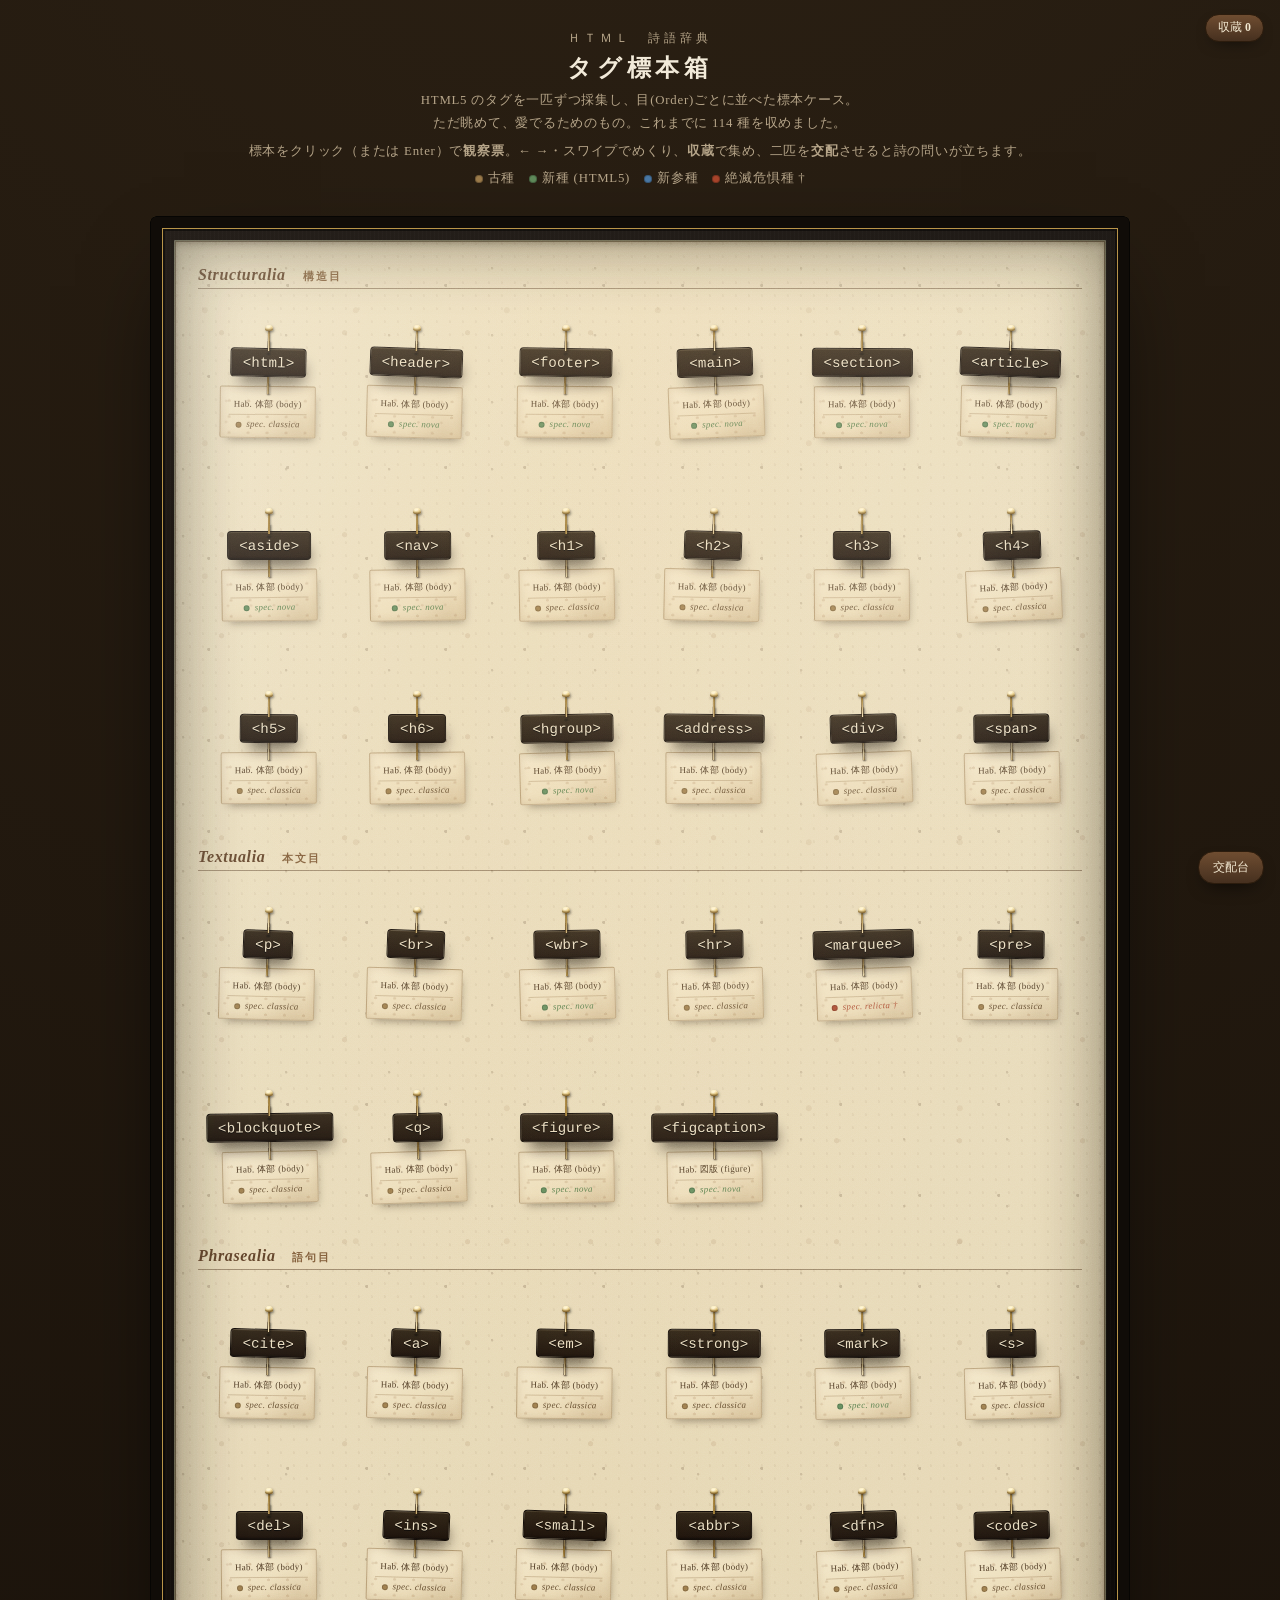
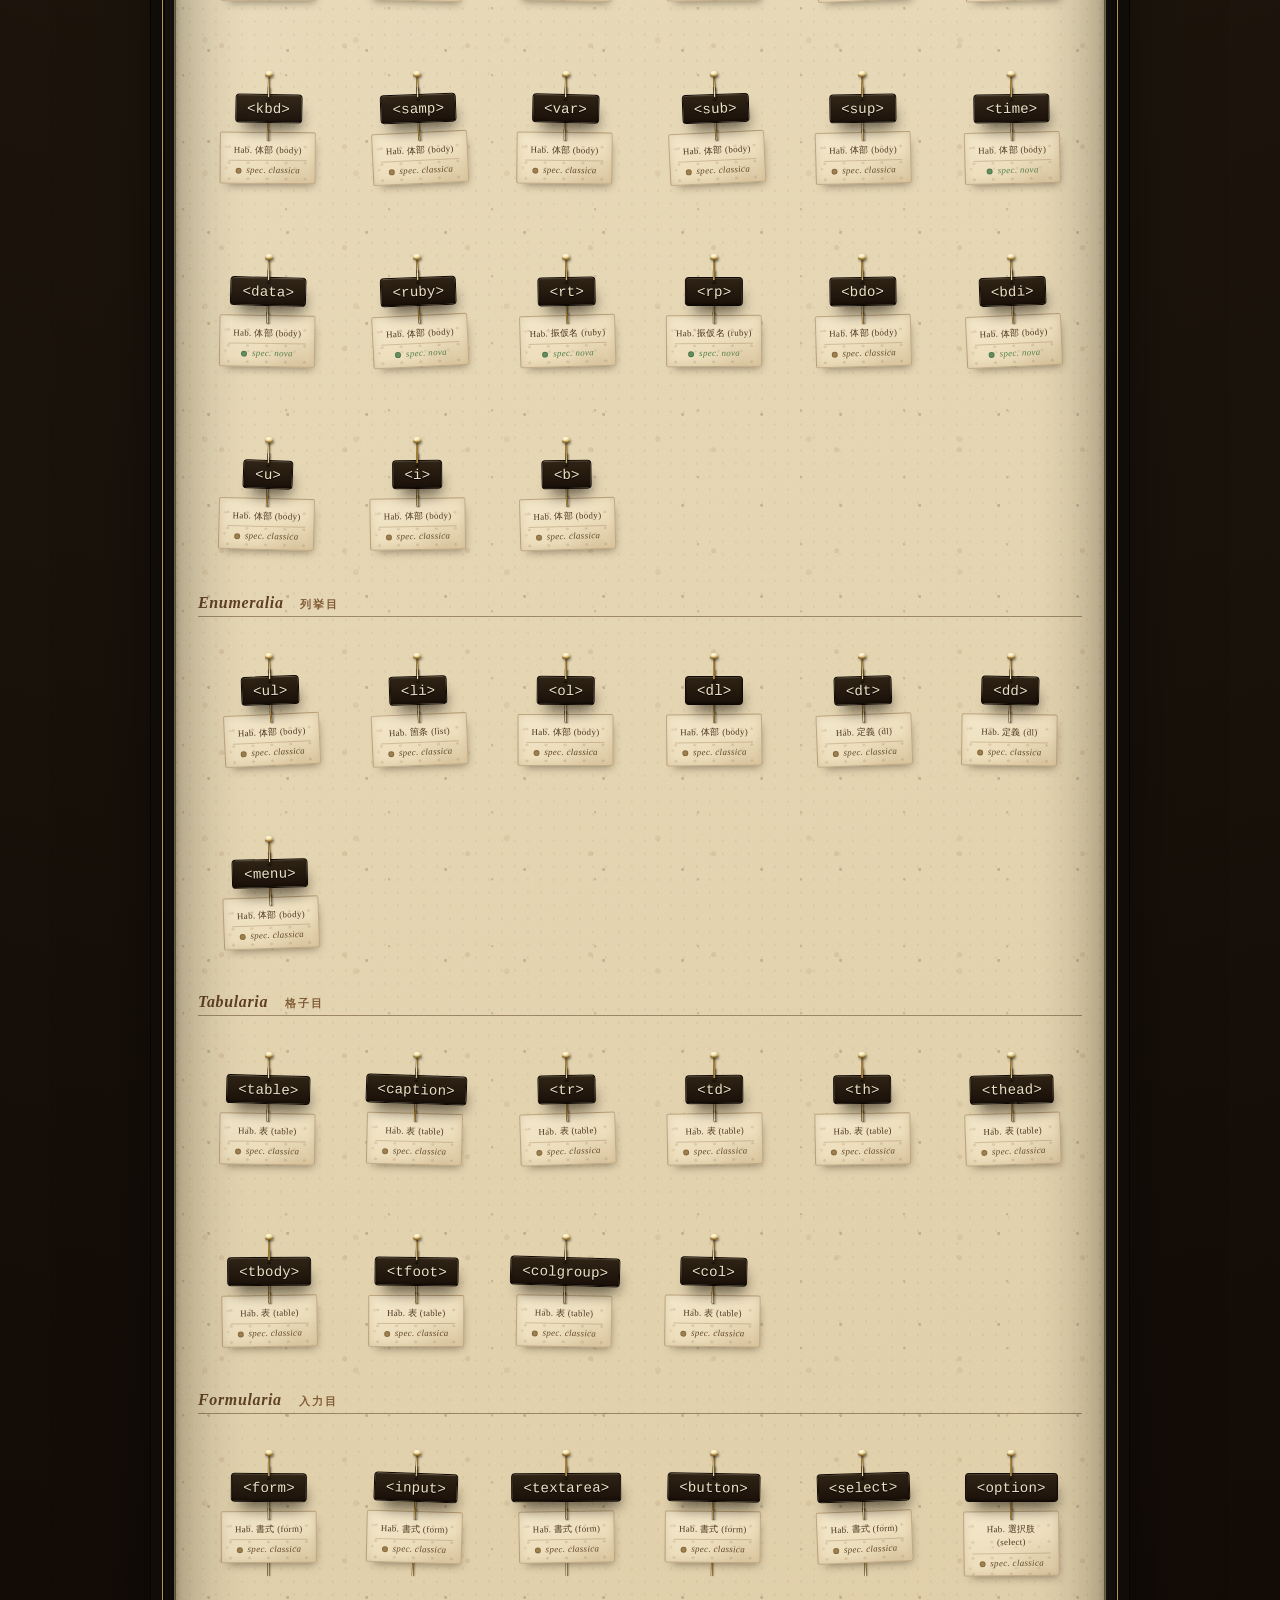
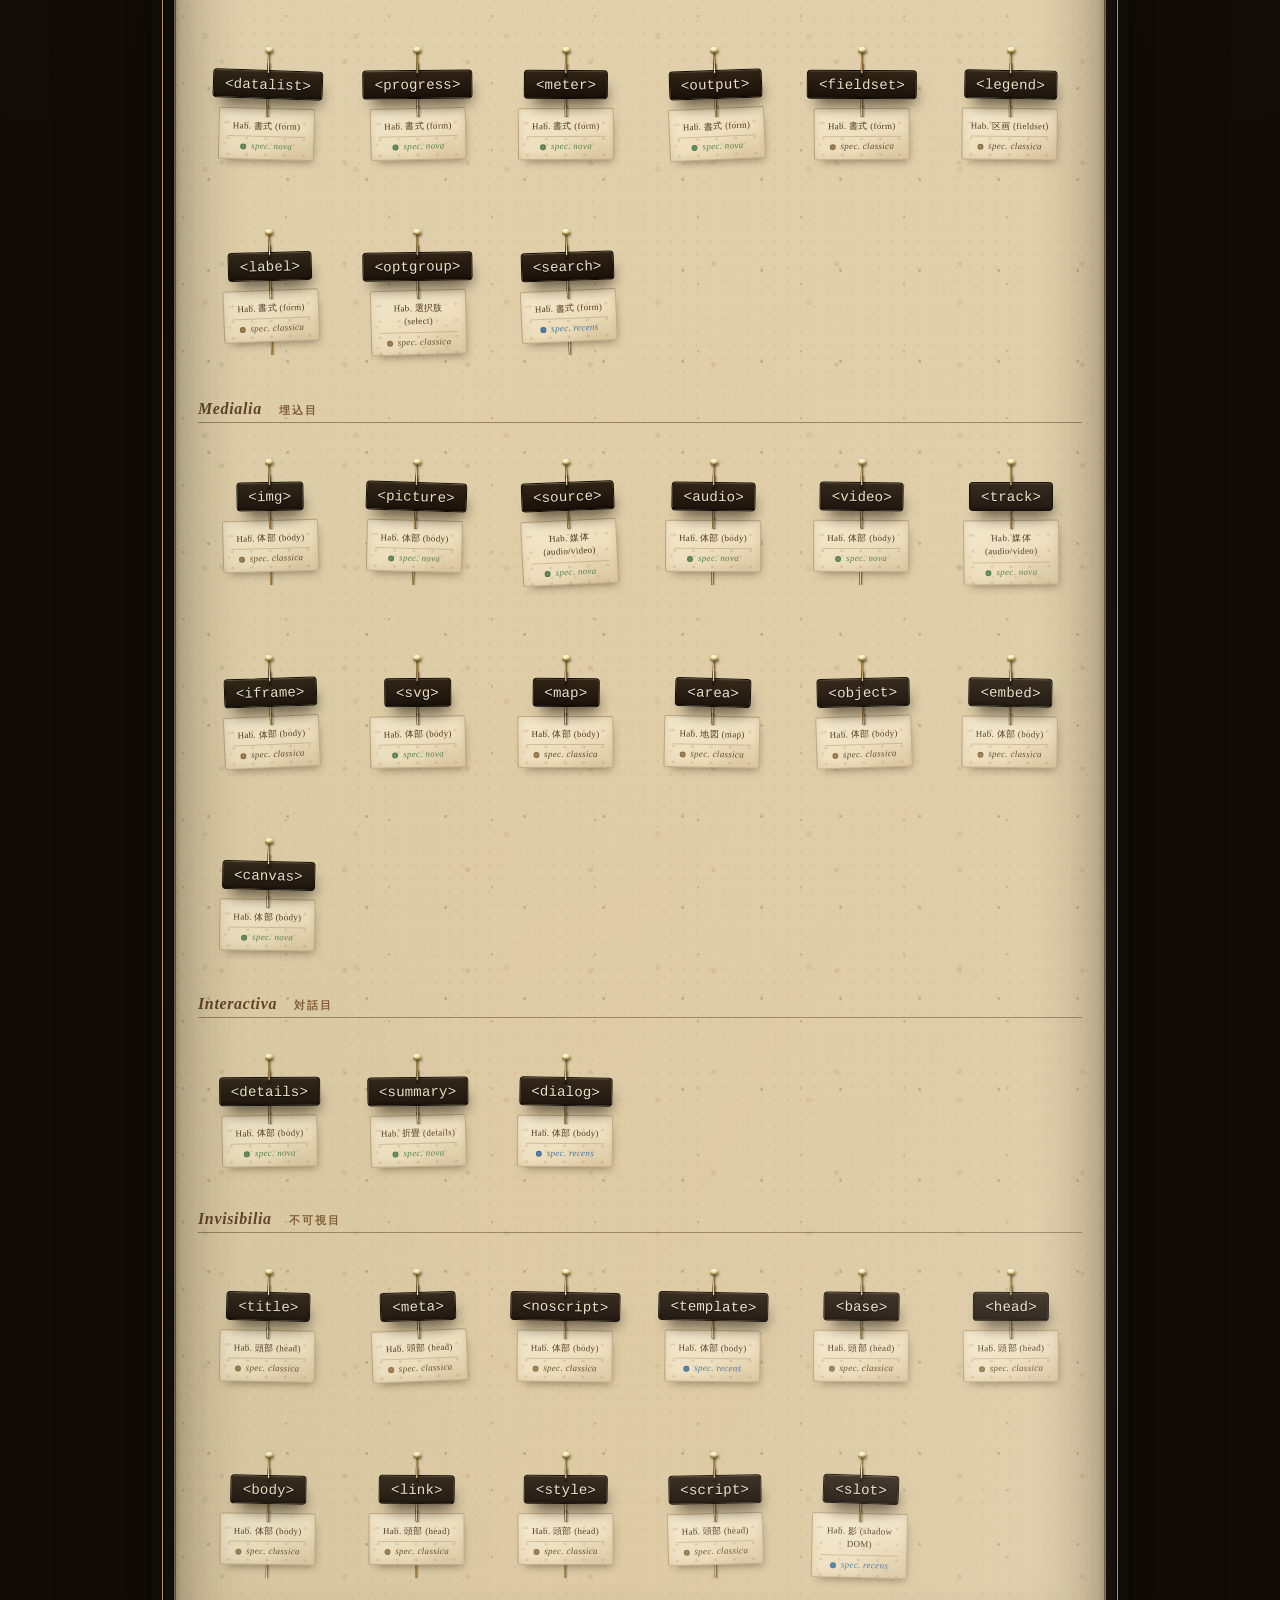
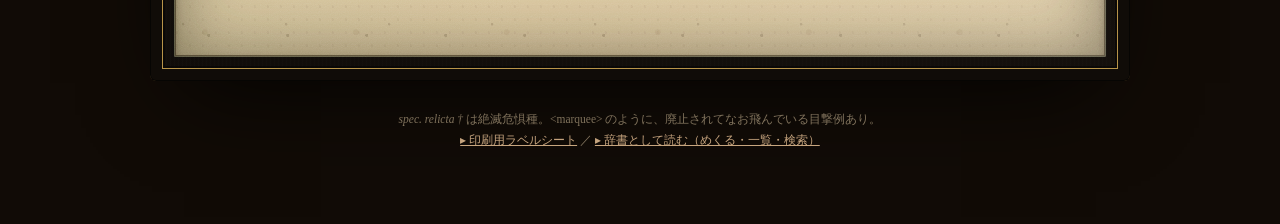
<file: index.html>
<!DOCTYPE html>
<html lang="ja">
<head>
<meta charset="UTF-8">
<meta name="viewport" content="width=device-width, initial-scale=1.0">
<title>HTML詩語辞典 — タグ標本箱</title>
<meta name="description" content="HTML5 のタグを昆虫標本のように一匹ずつ並べた標本箱。眺め、観察し、二匹を交配させて詩の種を得る——素のHTMLで詩をつくるための辞書、その表紙。">
<meta property="og:type" content="website">
<meta property="og:site_name" content="HTML詩語辞典">
<meta property="og:title" content="HTML詩語辞典 — タグ標本箱">
<meta property="og:description" content="HTML5 のタグを標本のように並べ、眺め・観察し・交配させる。素のHTMLで詩をつくるための辞書。">
<meta property="og:locale" content="ja_JP">
<meta name="twitter:card" content="summary">
<style>
  * { box-sizing:border-box; }
  body { margin:0; padding:28px 16px 60px; color:#eae3d5;
    background:#160f08;
    background-image:radial-gradient(circle at 50% -10%, #2c2114, #110b06 70%);
    font-family:"Hiragino Mincho ProN","Yu Mincho","Noto Serif JP",serif; }
  .head { text-align:center; margin:0 auto 26px; max-width:900px; }
  .head .kicker { margin:0 0 .2rem; font-size:.72rem; letter-spacing:.34em; color:#b6a589; }
  .head h1 { font-size:1.5rem; letter-spacing:.2em; margin:.1rem 0 .2rem; color:#f2ead9; }
  .head p { font-size:.8rem; color:#b6a589; letter-spacing:.06em; line-height:1.8; margin:.3rem 0; }
  .head a { color:#d9b48a; }

  /* 黒檀の額縁: 漆黒の枠に細い金の見切り線（羊皮紙を映えさせる） */
  .case { position:relative; max-width:980px; margin:0 auto; padding:24px;
    border-radius:6px;
    background:
      linear-gradient(180deg, rgba(255,255,255,.04), transparent 16%, transparent 84%, rgba(0,0,0,.28)),
      repeating-linear-gradient(90deg, rgba(255,255,255,.014) 0 1px, transparent 1px 4px),
      linear-gradient(135deg,#1c1611,#0c0907 50%,#1c1611);
    box-shadow:0 36px 90px -34px rgba(0,0,0,.85),
      inset 0 0 0 1px rgba(0,0,0,.6),
      inset 0 0 0 12px #100c08,
      inset 0 0 0 13px rgba(203,164,80,.9),
      inset 0 0 0 15px rgba(0,0,0,.45); }

  /* ガラスの内側: 古びた羊皮紙の敷き紙（しみ・古いピン穴入り） */
  .glass { position:relative; overflow:hidden; border-radius:2px;
    padding:26px 24px 34px;
    background:
      radial-gradient(circle at 30% 40%, rgba(60,35,12,.20) 0 1.3px, transparent 1.8px) 11px 9px/79px 91px,
      radial-gradient(circle at 70% 60%, rgba(60,35,12,.16) 0 1.1px, transparent 1.6px) 40px 55px/103px 67px,
      radial-gradient(circle at 20% 75%, rgba(125,78,36,.12) 0 2.2px, transparent 3px) 23px 17px/123px 101px,
      radial-gradient(circle at 80% 22%, rgba(125,78,36,.09) 0 2.6px, transparent 3.4px) 61px 41px/151px 133px,
      radial-gradient(circle at 22% 28%, rgba(90,58,26,.06) 0 1.2px, transparent 1.4px) 0 0/13px 13px,
      linear-gradient(160deg,#ece0c0,#d9c499);
    box-shadow:inset 0 0 60px rgba(70,42,18,.30),
      inset 0 0 0 2px rgba(48,30,13,.6), inset 0 3px 9px rgba(40,26,12,.45); }
  /* ガラスの映り込み（前面のうすい光のすじ） */
  .glass::before { content:""; position:absolute; inset:0; pointer-events:none; z-index:6;
    background:linear-gradient(118deg,
      rgba(255,255,255,.20) 0%, rgba(255,255,255,.05) 15%,
      transparent 33%, transparent 67%,
      rgba(255,255,255,.06) 85%, rgba(255,255,255,.17) 100%); }
  /* ガラスの周辺減光・緑がかった縁・映り込みのムラ */
  .glass::after { content:""; position:absolute; inset:0; pointer-events:none; z-index:7;
    box-shadow:inset 0 0 70px rgba(16,26,16,.30), inset 0 0 0 1px rgba(170,205,180,.20);
    background:
      radial-gradient(120% 80% at 50% -12%, rgba(255,208,138,.15), transparent 55%),
      radial-gradient(130% 70% at 82% 6%, rgba(255,255,255,.10), transparent 42%),
      radial-gradient(80% 120% at -5% 110%, rgba(120,150,125,.09), transparent 55%); }
  /* フィルムの粒状感: 全体に微細なノイズを乗せ「ベクター塗り」感を消す */
  .grain { position:absolute; inset:0; pointer-events:none; z-index:8;
    mix-blend-mode:overlay; opacity:.4;
    background-image:url("data:image/svg+xml,%3Csvg xmlns='http://www.w3.org/2000/svg' width='160' height='160'%3E%3Cfilter id='n'%3E%3CfeTurbulence type='fractalNoise' baseFrequency='0.9' numOctaves='2' stitchTiles='stitch'/%3E%3CfeColorMatrix type='saturate' values='0'/%3E%3C/filter%3E%3Crect width='100%25' height='100%25' filter='url(%23n)' opacity='0.42'/%3E%3C/svg%3E"); }
  .drawer { margin:0 0 26px; }
  .drawer:last-child { margin-bottom:0; }
  .order { display:flex; align-items:baseline; gap:.7em; margin:0 0 12px;
    border-bottom:1px solid rgba(80,52,28,.5); padding-bottom:4px; }
  .order .o-la { font-style:italic; font-size:1rem; color:#5b3c22; letter-spacing:.04em; }
  .order .o-ja { font-size:.7rem; color:#7c5733; letter-spacing:.18em; }

  .row { display:grid; grid-template-columns:repeat(auto-fill,minmax(124px,1fr));
    gap:38px 14px; padding:8px 4px 2px; }

  /* 一匹の標本: 虫ピン + 本体(タグ) + データラベル */
  .specimen { position:relative; display:flex; flex-direction:column; align-items:center;
    padding-top:12px; transition:transform .18s ease;
    transform:rotate(var(--r,0deg)); transform-origin:50% 6px; }
  .specimen:hover { transform:rotate(var(--r,0deg)) translateY(-4px); z-index:4; }
  /* 真鍮の虫ピン: 上が丸く下は平たい甲丸(ドーム)の頭 */
  .pin { position:absolute; top:0; left:50%; width:8px; height:6px; margin-left:-4px;
    border-radius:50% 50% 42% 42% / 72% 72% 30% 30%;
    background:radial-gradient(120% 135% at 38% 16%, #fff6d6 0 18%, #eccd7e 42%, #a87f30 76%, #4e3410 100%);
    box-shadow:1px 1.5px 2.5px rgba(0,0,0,.5), inset 0 -1.5px 1.5px rgba(60,35,5,.6), inset 0 1px 1px rgba(255,242,196,.95);
    z-index:6; }
  /* 真鍮ピンの軸: 金属の鏡面ハイライトを持つ細い丸棒 */
  .specimen::before { content:""; position:absolute; top:5px; left:50%; width:1.7px;
    height:calc(100% - 5px); margin-left:-.85px;
    background:linear-gradient(90deg,#2c1d0b 0%,#9c7733 22%,#f4e3b4 47%,#a17c34 70%,#3d2a10 100%);
    box-shadow:1.1px 0 1.6px rgba(0,0,0,.32); z-index:0; }
  /* 標本そのもの（虫の体）: 艶を抑えたマットな暗色の名札。紙ラベルと素材で対比。タグ名は箔押し風 */
  .bug { position:relative; z-index:3; margin-top:11px;
    font-family:"SFMono-Regular",Consolas,Menlo,monospace; font-size:.88rem; letter-spacing:.01em;
    color:#ecdfc2; text-shadow:0 1px 0 rgba(0,0,0,.85);
    background:linear-gradient(180deg, #2d2214, #190f08);
    border:1px solid #0d0703; border-radius:4px; padding:6px 11px 5px;
    box-shadow:
      5px 10px 13px -6px rgba(18,11,4,.55),
      0 16px 16px -10px rgba(18,11,4,.4),
      inset 0 1px 0 rgba(255,230,180,.12),
      inset 0 -1px 2px rgba(0,0,0,.5);
    white-space:nowrap; text-align:center; }
  /* ピンが沈む所の影だけ（穴は描かない） */
  .bug::before { content:""; position:absolute; top:3px; left:50%; width:6px; height:3.5px; margin-left:-3px;
    border-radius:50%;
    background:radial-gradient(closest-side, rgba(0,0,0,.6), rgba(0,0,0,.25) 60%, transparent 100%);
    filter:blur(.6px); z-index:3; }
  /* 体に入っていく真鍮軸（前面の短い区間）＋その落ち影 */
  .bug::after { content:""; position:absolute; top:-8px; left:50%; width:1.7px; height:10px; margin-left:-.85px;
    background:linear-gradient(90deg,#2c1d0b,#9c7733 22%,#f4e3b4 47%,#a17c34 70%,#3d2a10);
    box-shadow:1.4px 1px 2px rgba(0,0,0,.45); z-index:4; }
  /* データラベル: 同じ真鍮ピンに串刺しの古紙2枚（採集地ラベル＋同定ラベル） */
  .card { position:relative; z-index:2; display:flex; flex-direction:column; align-items:center;
    gap:6px; margin-top:9px; line-height:1.5; letter-spacing:.02em; }
  .lbl { position:relative; text-align:center; font-size:.56rem; color:#45301a;
    background:
      radial-gradient(circle at 24% 68%, rgba(125,75,32,.17) 0 1.2px, transparent 1.7px) 4px 3px/19px 16px,
      radial-gradient(circle at 76% 30%, rgba(120,68,28,.13) 0 1px, transparent 1.5px) 11px 8px/23px 21px,
      radial-gradient(65% 80% at 82% 88%, rgba(120,80,40,.11), transparent 62%),
      linear-gradient(160deg,#f4e8ca,#e7d5ad);
    border:.5px solid rgba(120,85,40,.42); border-radius:2px; padding:11px 8px 5px; min-width:96px;
    box-shadow:3px 6px 8px -5px rgba(40,26,10,.5), inset 0 0 9px rgba(140,100,55,.2); }
  /* ピンが紙に沈む所の影だけ（穴は描かない） */
  .lbl::before { content:""; position:absolute; top:6px; left:50%; width:5px; height:3px; margin-left:-2.5px;
    border-radius:50%;
    background:radial-gradient(closest-side, rgba(48,28,8,.55), rgba(48,28,8,.2) 60%, transparent 100%);
    filter:blur(.5px); z-index:3; }
  /* 紙に入っていく真鍮軸（前面の短い区間）＋その落ち影 */
  .lbl::after { content:""; position:absolute; top:-4px; left:50%; width:1.7px; height:11px; margin-left:-.85px;
    background:linear-gradient(90deg,#2c1d0b,#9c7733 22%,#f4e3b4 47%,#a17c34 70%,#3d2a10);
    box-shadow:1.6px 1px 2px rgba(0,0,0,.4); z-index:4; }
  .lbl { transform:rotate(-.6deg); transform-origin:50% 5px; }
  /* 画面では目名(genus)を省く: 引き出しの見出しと重複し単調になるため。
     観察票・印刷ラベルには従来どおり全情報を載せる。 */
  .card .g { display:none; }
  .card .d { display:block; }
  .card .det { display:block; margin-top:3px; padding-top:3px;
    border-top:.5px solid rgba(120,85,40,.28);
    color:#5a4124; font-style:italic; }
  /* 種の新旧を示す同定ドット（採集者が貼る色ラベルの見立て） */
  .card .det::before { content:""; display:inline-block; width:6px; height:6px; border-radius:50%;
    margin-right:5px; vertical-align:middle; background:#9c7b4a; box-shadow:inset 0 0 0 1px rgba(0,0,0,.18); }
  .st-nova    .card .det { color:#4f7a45; }
  .st-recens  .card .det { color:#3a6a93; }
  .st-relicta .card .det { color:#a8442a; }
  .st-nova    .card .det::before, .legend .k-nova    i { background:#5f8a5a; }
  .st-recens  .card .det::before, .legend .k-recens  i { background:#4a78a4; }
  .st-relicta .card .det::before, .legend .k-relicta i { background:#a8442a; }
  .legend .k-classica i { background:#9c7b4a; }
  /* 凡例 */
  .legend { margin:.6rem 0 0; font-size:.68rem; color:#b6a589; letter-spacing:.04em;
    display:flex; flex-wrap:wrap; gap:4px 14px; justify-content:center; }
  .legend span { display:inline-flex; align-items:center; }
  .legend i { display:inline-block; width:8px; height:8px; border-radius:50%; margin-right:5px;
    box-shadow:inset 0 0 0 1px rgba(0,0,0,.25); }

  .foot { text-align:center; margin:28px auto 0; max-width:760px;
    font-size:.72rem; color:#9c8b70; line-height:1.9; }
  .foot a { color:#d9b48a; }

  /* ── 辞書としての復活：観察票（拡大鏡）＋交配台 ── */
  .head-hint[hidden] { display:none; }
  .head-hint { font-size:.72rem; color:#c9b48f; letter-spacing:.04em; margin:.5rem 0 0; }
  .js-on .specimen { cursor:zoom-in; }

  body.loupe-open { overflow:hidden; }
  .loupe[hidden] { display:none; }
  .loupe { position:fixed; inset:0; z-index:50; display:flex; align-items:center; justify-content:center; padding:20px; }
  .loupe-back { position:absolute; inset:0; background:rgba(12,8,4,.74); }
  .loupe-card { position:relative; z-index:1; width:min(560px,94vw); max-height:88vh; overflow:auto;
    background:linear-gradient(160deg,#f4e8ca,#e7d5ad); color:#43301c; border-radius:4px;
    border:1px solid rgba(120,85,40,.5);
    box-shadow:0 30px 80px -20px rgba(0,0,0,.8), inset 0 0 0 6px rgba(255,255,255,.16), inset 0 0 40px rgba(150,110,60,.18);
    padding:22px 24px 26px; font-family:"Hiragino Mincho ProN","Yu Mincho","Noto Serif JP",serif; }
  .loupe-x { position:absolute; top:8px; right:12px; border:none; background:none; font-size:1.15rem; color:#7a5226; cursor:pointer; line-height:1; }
  .lc-head { text-align:center; border-bottom:1px solid rgba(120,85,40,.35); padding-bottom:10px; margin-bottom:6px; }
  .lc-name { display:block; font-family:"SFMono-Regular",Consolas,Menlo,monospace; font-size:1.5rem; color:#2a1c10; }
  .lc-tax { display:block; margin-top:5px; font-size:.72rem; color:#7c5733; }
  .lc-tax i { color:#5b3c22; }
  .lc-body { margin:0 0 6px; }
  .lc-body dt { font-size:.64rem; letter-spacing:.16em; color:#8a6a3c; margin:11px 0 3px; }
  .lc-body dd { margin:0; font-size:.9rem; line-height:1.75; color:#3f2a17; }
  .lc-body .lc-spark { color:#8a3320; font-style:italic; }
  .lc-demo { margin-top:14px; border:1px solid rgba(120,85,40,.4); border-radius:3px; overflow:hidden; }
  .lc-demo-strip { font-size:.6rem; letter-spacing:.1em; color:#f4ead6; background:linear-gradient(90deg,#6f4d31,#46301f); padding:4px 9px; }
  .lc-demo-live { padding:14px; background:#fffdf7; color:#1c140a; font-family:system-ui,-apple-system,sans-serif; font-size:.92rem; line-height:1.6; }
  .lc-demo-live * { max-width:100%; }
  .lc-demo-src { border-top:1px dashed rgba(120,85,40,.4); background:#fffdf7; }
  .lc-demo-src summary { cursor:pointer; font-size:.66rem; color:#7a5226; padding:6px 9px; }
  .lc-demo-code { margin:0; padding:10px 12px; background:#241a0e; color:#e8dcc2;
    font-family:"SFMono-Regular",Consolas,Menlo,monospace; font-size:.7rem; line-height:1.55;
    overflow:auto; white-space:pre-wrap; word-break:break-word; }
  .lc-actions { margin-top:16px; display:flex; flex-wrap:wrap; gap:8px; justify-content:center; }
  .lc-actions button { font-family:inherit; font-size:.78rem; color:#f3e9d2;
    background:linear-gradient(180deg,#6f4d31,#46301f); border:1px solid #2c1c0d; border-radius:4px;
    padding:7px 14px; cursor:pointer; transition:background .15s; }
  .lc-actions button:hover { background:linear-gradient(180deg,#7d5839,#503723); }
  .lc-actions button.is-on { background:linear-gradient(180deg,#9a3a23,#5e2114); }

  .cross-tray[hidden] { display:none; }
  .cross-tray { position:fixed; right:16px; bottom:16px; z-index:40; width:min(332px,92vw);
    background:linear-gradient(160deg,#efe2c0,#ddc79c); color:#43301c;
    border:1px solid rgba(90,60,30,.5); border-radius:6px;
    box-shadow:0 18px 50px -16px rgba(0,0,0,.7), inset 0 0 0 1px rgba(255,255,255,.2);
    font-family:"Hiragino Mincho ProN","Yu Mincho",serif; overflow:hidden; }
  .ct-head { display:flex; align-items:center; gap:8px; padding:8px 10px; background:linear-gradient(90deg,#6f4d31,#46301f); color:#f4ead6; }
  .ct-title { font-size:.78rem; letter-spacing:.1em; flex:1; }
  .ct-title .ct-count { opacity:.7; font-size:.7rem; }
  .ct-seed, .ct-min { font-family:inherit; background:rgba(255,255,255,.14); color:#f4ead6;
    border:1px solid rgba(255,255,255,.25); border-radius:3px; cursor:pointer; font-size:.72rem; padding:3px 8px; }
  .ct-chips { display:flex; flex-wrap:wrap; gap:6px; padding:10px; }
  .ct-empty { font-size:.66rem; color:#6a4f30; line-height:1.7; }
  .ct-chip { display:inline-flex; align-items:center; gap:5px;
    font-family:"SFMono-Regular",Consolas,Menlo,monospace; font-size:.74rem;
    background:#2d2214; color:#ecdfc2; border-radius:3px; padding:3px 7px; cursor:zoom-in; }
  .ct-rm { background:none; border:none; color:#d8b48a; cursor:pointer; font-size:.72rem; padding:0; line-height:1; }
  .ct-prov { padding:0 10px 12px; }
  .pv { background:rgba(255,252,244,.55); border:1px solid rgba(120,85,40,.35); border-radius:3px; padding:9px 11px; }
  .pv-label { display:block; font-size:.6rem; letter-spacing:.16em; color:#8a6a3c; margin-bottom:5px; }
  .pv-text { margin:0; font-size:.82rem; line-height:1.75; color:#3f2a17; }
  .pv-text b { color:#2a1c10; }
  .pv-acts { margin-top:9px; display:flex; gap:8px; }
  .pv-acts button { font-family:inherit; font-size:.68rem; color:#5a3f25; background:rgba(120,85,40,.14);
    border:1px solid rgba(120,85,40,.35); border-radius:3px; padding:4px 10px; cursor:pointer; }
  .cross-tray.min .ct-chips, .cross-tray.min .ct-prov { display:none; }
  .pv-memo { color:#3f2a17 !important; }

  /* しおり（収蔵）: 朱の蔵印 */
  .bug .seal { position:absolute; top:-5px; right:-5px; display:none; z-index:6;
    width:13px; height:13px; line-height:13px; text-align:center; font-style:normal;
    font-family:"Hiragino Mincho ProN",serif; font-size:8px; color:#fff;
    background:radial-gradient(circle at 40% 32%, #c75a3c, #7e2414 78%); border-radius:50%;
    box-shadow:0 1px 2px rgba(0,0,0,.5), inset 0 0 0 1px rgba(255,235,200,.3); }
  .specimen.is-kept .bug .seal { display:block; }

  /* 収蔵箱: 収蔵した標本だけを別の箱に並べ直す */
  .kept-case[hidden] { display:none; }
  .kept-case { position:fixed; inset:0; z-index:45; overflow:auto;
    display:flex; align-items:flex-start; justify-content:center; padding:30px 16px 48px; }
  .kc-back { position:fixed; inset:0; background:rgba(10,7,3,.82); }
  .kc-panel { position:relative; z-index:1; width:min(900px,96vw); }
  .kc-bar { display:flex; align-items:center; gap:10px; margin:0 0 12px; }
  .kc-title { flex:1; font-family:"Hiragino Mincho ProN","Yu Mincho",serif; color:#f0e6d2;
    font-size:1rem; letter-spacing:.12em; }
  .kc-x, .kc-print { font-family:"Hiragino Mincho ProN","Yu Mincho",serif;
    background:rgba(255,255,255,.12); color:#f0e6d2; border:1px solid rgba(255,255,255,.25);
    border-radius:4px; cursor:pointer; font-size:.78rem; padding:5px 11px; }
  .kc-print { background:linear-gradient(180deg,#6f4d31,#46301f); }
  .kc-inner { margin:0 !important; }
  /* 収蔵箱では蔵印は出さない（選定済みなので不要） */
  #keptCase .bug .seal { display:none !important; }
  .kc-empty { color:#c9b48f; font-family:"Hiragino Mincho ProN",serif; font-size:.8rem; text-align:center; padding:30px 0; }

  /* 収蔵バッジ（右上） */
  .keep-badge[hidden] { display:none; }
  .keep-badge { position:fixed; top:14px; right:16px; z-index:41; font-family:"Hiragino Mincho ProN",serif;
    font-size:.74rem; color:#f3e9d2; background:linear-gradient(180deg,#6f4d31,#46301f);
    border:1px solid #2c1c0d; border-radius:14px; padding:5px 12px; cursor:pointer;
    box-shadow:0 6px 16px -8px rgba(0,0,0,.7); }
  .keep-badge.active { background:linear-gradient(180deg,#a8442a,#6e2010); }
  .keep-badge .kb-n { font-weight:700; }

  /* トースト */
  .toast { position:fixed; left:50%; bottom:84px; transform:translateX(-50%) translateY(8px);
    z-index:60; background:rgba(30,20,10,.92); color:#f4ead6; font-family:"Hiragino Mincho ProN",serif;
    font-size:.78rem; padding:8px 16px; border-radius:4px; border:1px solid rgba(200,170,120,.3);
    opacity:0; pointer-events:none; transition:opacity .2s, transform .2s; }
  .toast.show { opacity:1; transform:translateX(-50%) translateY(0); }

  /* 交配台ランチャー（普段はこの小ボタンだけ。押すと交配台が開く） */
  .cross-btn[hidden] { display:none; }
  .cross-btn { position:fixed; right:16px; bottom:16px; z-index:40; font-family:"Hiragino Mincho ProN",serif;
    font-size:.76rem; color:#f3e9d2; background:linear-gradient(180deg,#6f4d31,#46301f);
    border:1px solid #2c1c0d; border-radius:16px; padding:7px 14px; cursor:pointer;
    box-shadow:0 8px 18px -8px rgba(0,0,0,.7); }
  .cross-btn .cb-n { display:none; font-weight:700; margin-left:4px;
    background:#9a3a23; color:#fff; border-radius:9px; padding:0 6px; }
  .cross-btn.has .cb-n { display:inline; }

  /* 印刷: 単票は専用iframeで出すので、本体側は念のためフロート類を隠すだけ */
  @media print {
    .cross-tray, .cross-btn, .keep-badge, .toast, .loupe, .kept-case, .head-hint { display:none !important; }
  }

  /* 開閉の動き（軽いフェード＋ポップ）とフォーカス枠 */
  @keyframes ov-fade { from { opacity:0; } to { opacity:1; } }
  @keyframes ov-pop { from { opacity:0; transform:translateY(10px) scale(.985); } to { opacity:1; transform:none; } }
  .loupe:not([hidden]) .loupe-back, .kept-case:not([hidden]) .kc-back { animation:ov-fade .2s ease both; }
  .loupe:not([hidden]) .loupe-card, .kept-case:not([hidden]) .kc-panel { animation:ov-pop .2s cubic-bezier(.2,.7,.3,1) both; }
  .cross-tray:not([hidden]) { animation:ov-pop .16s ease both; }
  /* 観察票のめくり（左右）の切替アニメ */
  @keyframes slide-next { from { opacity:.25; transform:translateX(26px); } to { opacity:1; transform:none; } }
  @keyframes slide-prev { from { opacity:.25; transform:translateX(-26px); } to { opacity:1; transform:none; } }
  .lc-nav { position:absolute; top:50%; transform:translateY(-50%); z-index:3;
    width:42px; height:42px; border-radius:50%; border:1px solid rgba(255,255,255,.22);
    background:rgba(22,15,8,.5); color:#f0e6d2; font-size:1.5rem; line-height:1; cursor:pointer;
    display:flex; align-items:center; justify-content:center; padding:0 0 3px; transition:background .15s; }
  .lc-nav:hover { background:rgba(40,28,14,.78); }
  .lc-nav[hidden] { display:none; }
  .lc-prev { left:max(12px, calc(50% - 322px)); }
  .lc-next { right:max(12px, calc(50% - 322px)); }
  .lc-pos { position:absolute; top:10px; left:14px; z-index:2; font-size:.64rem; letter-spacing:.06em; color:#9a7b46; }
  .lc-pos[hidden] { display:none; }
  .lc-actions button:focus-visible, .ct-head button:focus-visible, .pv-acts button:focus-visible,
  .ct-chip:focus-visible, .keep-badge:focus-visible, .cross-btn:focus-visible,
  .kc-x:focus-visible, .kc-print:focus-visible, .loupe-x:focus-visible, .lc-demo-src summary:focus-visible,
  .lc-nav:focus-visible {
    outline:2px solid #c9a24e; outline-offset:2px; }
  .js-on .specimen:focus-visible { outline:2px solid #c9a24e; outline-offset:3px; border-radius:5px; }
  .js-on .specimen:focus { outline:none; }
  @media (prefers-reduced-motion: reduce) {
    .loupe-back, .loupe-card, .kc-back, .kc-panel, .cross-tray { animation:none !important; }
  }

  @media (max-width:560px) {
    .row { grid-template-columns:repeat(auto-fill,minmax(96px,1fr)); gap:26px 10px; }
    .case { padding:13px; }
    .glass { padding:14px 12px 20px; }
    .head { padding-top:34px; }
    .head h1 { font-size:1.2rem; }
    .keep-badge { top:10px; right:10px; font-size:.7rem; padding:4px 10px; }
    .cross-btn { right:10px; bottom:10px; font-size:.72rem; padding:6px 12px; }
    .lc-nav { display:none; }  /* モバイルはスワイプで。矢印は隠す */
  }
</style>
</head>
<body>
  <header class="head">
    <p class="kicker">ＨＴＭＬ　詩語辞典</p>
    <h1>タグ標本箱</h1>
    <p>HTML5 のタグを一匹ずつ採集し、目(Order)ごとに並べた標本ケース。<br>
    ただ眺めて、愛でるためのもの。これまでに 114 種を収めました。</p>
    <p class="head-hint" hidden>標本をクリック（または Enter）で<b>観察票</b>。<b>← →</b>・スワイプでめくり、<b>収蔵</b>で集め、二匹を<b>交配</b>させると詩の問いが立ちます。</p>
    <p class="legend">
      <span class="k-classica"><i></i>古種</span>
      <span class="k-nova"><i></i>新種 (HTML5)</span>
      <span class="k-recens"><i></i>新参種</span>
      <span class="k-relicta"><i></i>絶滅危惧種 †</span>
    </p>
  </header>

  <main class="case" id="mainCase">
    <div class="glass">
    <section class="drawer">
      <h2 class="order"><span class="o-la">Structuralia</span><span class="o-ja">構造目</span></h2>
      <div class="row">
      <figure class="specimen st-classica" data-tag="html" tabindex="0" role="button" aria-label="html を観察する" style="--r:1.10deg">
        <span class="pin"></span>
        <span class="bug">&lt;html&gt;<i class="seal" aria-hidden="true">蔵</i></span>
        <span class="card">
          <span class="lbl">
            <span class="g"><i>Structuralia</i></span>
            <span class="d">Hab. 体部 (body)</span>
            <span class="det"><i>spec. classica</i></span>
          </span>
        </span>
      </figure>
      <figure class="specimen st-nova" data-tag="header" tabindex="0" role="button" aria-label="header を観察する" style="--r:2.10deg">
        <span class="pin"></span>
        <span class="bug">&lt;header&gt;<i class="seal" aria-hidden="true">蔵</i></span>
        <span class="card">
          <span class="lbl">
            <span class="g"><i>Structuralia</i></span>
            <span class="d">Hab. 体部 (body)</span>
            <span class="det"><i>spec. nova</i></span>
          </span>
        </span>
      </figure>
      <figure class="specimen st-nova" data-tag="footer" tabindex="0" role="button" aria-label="footer を観察する" style="--r:1.07deg">
        <span class="pin"></span>
        <span class="bug">&lt;footer&gt;<i class="seal" aria-hidden="true">蔵</i></span>
        <span class="card">
          <span class="lbl">
            <span class="g"><i>Structuralia</i></span>
            <span class="d">Hab. 体部 (body)</span>
            <span class="det"><i>spec. nova</i></span>
          </span>
        </span>
      </figure>
      <figure class="specimen st-nova" data-tag="main" tabindex="0" role="button" aria-label="main を観察する" style="--r:-1.67deg">
        <span class="pin"></span>
        <span class="bug">&lt;main&gt;<i class="seal" aria-hidden="true">蔵</i></span>
        <span class="card">
          <span class="lbl">
            <span class="g"><i>Structuralia</i></span>
            <span class="d">Hab. 体部 (body)</span>
            <span class="det"><i>spec. nova</i></span>
          </span>
        </span>
      </figure>
      <figure class="specimen st-nova" data-tag="section" tabindex="0" role="button" aria-label="section を観察する" style="--r:0.19deg">
        <span class="pin"></span>
        <span class="bug">&lt;section&gt;<i class="seal" aria-hidden="true">蔵</i></span>
        <span class="card">
          <span class="lbl">
            <span class="g"><i>Structuralia</i></span>
            <span class="d">Hab. 体部 (body)</span>
            <span class="det"><i>spec. nova</i></span>
          </span>
        </span>
      </figure>
      <figure class="specimen st-nova" data-tag="article" tabindex="0" role="button" aria-label="article を観察する" style="--r:1.96deg">
        <span class="pin"></span>
        <span class="bug">&lt;article&gt;<i class="seal" aria-hidden="true">蔵</i></span>
        <span class="card">
          <span class="lbl">
            <span class="g"><i>Structuralia</i></span>
            <span class="d">Hab. 体部 (body)</span>
            <span class="det"><i>spec. nova</i></span>
          </span>
        </span>
      </figure>
      <figure class="specimen st-nova" data-tag="aside" tabindex="0" role="button" aria-label="aside を観察する" style="--r:-0.16deg">
        <span class="pin"></span>
        <span class="bug">&lt;aside&gt;<i class="seal" aria-hidden="true">蔵</i></span>
        <span class="card">
          <span class="lbl">
            <span class="g"><i>Structuralia</i></span>
            <span class="d">Hab. 体部 (body)</span>
            <span class="det"><i>spec. nova</i></span>
          </span>
        </span>
      </figure>
      <figure class="specimen st-nova" data-tag="nav" tabindex="0" role="button" aria-label="nav を観察する" style="--r:-0.29deg">
        <span class="pin"></span>
        <span class="bug">&lt;nav&gt;<i class="seal" aria-hidden="true">蔵</i></span>
        <span class="card">
          <span class="lbl">
            <span class="g"><i>Structuralia</i></span>
            <span class="d">Hab. 体部 (body)</span>
            <span class="det"><i>spec. nova</i></span>
          </span>
        </span>
      </figure>
      <figure class="specimen st-classica" data-tag="h1" tabindex="0" role="button" aria-label="h1 を観察する" style="--r:-0.44deg">
        <span class="pin"></span>
        <span class="bug">&lt;h1&gt;<i class="seal" aria-hidden="true">蔵</i></span>
        <span class="card">
          <span class="lbl">
            <span class="g"><i>Structuralia</i></span>
            <span class="d">Hab. 体部 (body)</span>
            <span class="det"><i>spec. classica</i></span>
          </span>
        </span>
      </figure>
      <figure class="specimen st-classica" data-tag="h2" tabindex="0" role="button" aria-label="h2 を観察する" style="--r:1.77deg">
        <span class="pin"></span>
        <span class="bug">&lt;h2&gt;<i class="seal" aria-hidden="true">蔵</i></span>
        <span class="card">
          <span class="lbl">
            <span class="g"><i>Structuralia</i></span>
            <span class="d">Hab. 体部 (body)</span>
            <span class="det"><i>spec. classica</i></span>
          </span>
        </span>
      </figure>
      <figure class="specimen st-classica" data-tag="h3" tabindex="0" role="button" aria-label="h3 を観察する" style="--r:0.25deg">
        <span class="pin"></span>
        <span class="bug">&lt;h3&gt;<i class="seal" aria-hidden="true">蔵</i></span>
        <span class="card">
          <span class="lbl">
            <span class="g"><i>Structuralia</i></span>
            <span class="d">Hab. 体部 (body)</span>
            <span class="det"><i>spec. classica</i></span>
          </span>
        </span>
      </figure>
      <figure class="specimen st-classica" data-tag="h4" tabindex="0" role="button" aria-label="h4 を観察する" style="--r:-1.94deg">
        <span class="pin"></span>
        <span class="bug">&lt;h4&gt;<i class="seal" aria-hidden="true">蔵</i></span>
        <span class="card">
          <span class="lbl">
            <span class="g"><i>Structuralia</i></span>
            <span class="d">Hab. 体部 (body)</span>
            <span class="det"><i>spec. classica</i></span>
          </span>
        </span>
      </figure>
      <figure class="specimen st-classica" data-tag="h5" tabindex="0" role="button" aria-label="h5 を観察する" style="--r:0.35deg">
        <span class="pin"></span>
        <span class="bug">&lt;h5&gt;<i class="seal" aria-hidden="true">蔵</i></span>
        <span class="card">
          <span class="lbl">
            <span class="g"><i>Structuralia</i></span>
            <span class="d">Hab. 体部 (body)</span>
            <span class="det"><i>spec. classica</i></span>
          </span>
        </span>
      </figure>
      <figure class="specimen st-classica" data-tag="h6" tabindex="0" role="button" aria-label="h6 を観察する" style="--r:-0.11deg">
        <span class="pin"></span>
        <span class="bug">&lt;h6&gt;<i class="seal" aria-hidden="true">蔵</i></span>
        <span class="card">
          <span class="lbl">
            <span class="g"><i>Structuralia</i></span>
            <span class="d">Hab. 体部 (body)</span>
            <span class="det"><i>spec. classica</i></span>
          </span>
        </span>
      </figure>
      <figure class="specimen st-nova" data-tag="hgroup" tabindex="0" role="button" aria-label="hgroup を観察する" style="--r:-0.95deg">
        <span class="pin"></span>
        <span class="bug">&lt;hgroup&gt;<i class="seal" aria-hidden="true">蔵</i></span>
        <span class="card">
          <span class="lbl">
            <span class="g"><i>Structuralia</i></span>
            <span class="d">Hab. 体部 (body)</span>
            <span class="det"><i>spec. nova</i></span>
          </span>
        </span>
      </figure>
      <figure class="specimen st-classica" data-tag="address" tabindex="0" role="button" aria-label="address を観察する" style="--r:0.55deg">
        <span class="pin"></span>
        <span class="bug">&lt;address&gt;<i class="seal" aria-hidden="true">蔵</i></span>
        <span class="card">
          <span class="lbl">
            <span class="g"><i>Structuralia</i></span>
            <span class="d">Hab. 体部 (body)</span>
            <span class="det"><i>spec. classica</i></span>
          </span>
        </span>
      </figure>
      <figure class="specimen st-classica" data-tag="div" tabindex="0" role="button" aria-label="div を観察する" style="--r:-1.61deg">
        <span class="pin"></span>
        <span class="bug">&lt;div&gt;<i class="seal" aria-hidden="true">蔵</i></span>
        <span class="card">
          <span class="lbl">
            <span class="g"><i>Structuralia</i></span>
            <span class="d">Hab. 体部 (body)</span>
            <span class="det"><i>spec. classica</i></span>
          </span>
        </span>
      </figure>
      <figure class="specimen st-classica" data-tag="span" tabindex="0" role="button" aria-label="span を観察する" style="--r:-0.72deg">
        <span class="pin"></span>
        <span class="bug">&lt;span&gt;<i class="seal" aria-hidden="true">蔵</i></span>
        <span class="card">
          <span class="lbl">
            <span class="g"><i>Structuralia</i></span>
            <span class="d">Hab. 体部 (body)</span>
            <span class="det"><i>spec. classica</i></span>
          </span>
        </span>
      </figure>
      </div>
    </section>
    <section class="drawer">
      <h2 class="order"><span class="o-la">Textualia</span><span class="o-ja">本文目</span></h2>
      <div class="row">
      <figure class="specimen st-classica" data-tag="p" tabindex="0" role="button" aria-label="p を観察する" style="--r:1.94deg">
        <span class="pin"></span>
        <span class="bug">&lt;p&gt;<i class="seal" aria-hidden="true">蔵</i></span>
        <span class="card">
          <span class="lbl">
            <span class="g"><i>Textualia</i></span>
            <span class="d">Hab. 体部 (body)</span>
            <span class="det"><i>spec. classica</i></span>
          </span>
        </span>
      </figure>
      <figure class="specimen st-classica" data-tag="br" tabindex="0" role="button" aria-label="br を観察する" style="--r:2.11deg">
        <span class="pin"></span>
        <span class="bug">&lt;br&gt;<i class="seal" aria-hidden="true">蔵</i></span>
        <span class="card">
          <span class="lbl">
            <span class="g"><i>Textualia</i></span>
            <span class="d">Hab. 体部 (body)</span>
            <span class="det"><i>spec. classica</i></span>
          </span>
        </span>
      </figure>
      <figure class="specimen st-nova" data-tag="wbr" tabindex="0" role="button" aria-label="wbr を観察する" style="--r:-0.95deg">
        <span class="pin"></span>
        <span class="bug">&lt;wbr&gt;<i class="seal" aria-hidden="true">蔵</i></span>
        <span class="card">
          <span class="lbl">
            <span class="g"><i>Textualia</i></span>
            <span class="d">Hab. 体部 (body)</span>
            <span class="det"><i>spec. nova</i></span>
          </span>
        </span>
      </figure>
      <figure class="specimen st-classica" data-tag="hr" tabindex="0" role="button" aria-label="hr を観察する" style="--r:-0.87deg">
        <span class="pin"></span>
        <span class="bug">&lt;hr&gt;<i class="seal" aria-hidden="true">蔵</i></span>
        <span class="card">
          <span class="lbl">
            <span class="g"><i>Textualia</i></span>
            <span class="d">Hab. 体部 (body)</span>
            <span class="det"><i>spec. classica</i></span>
          </span>
        </span>
      </figure>
      <figure class="specimen st-relicta" data-tag="marquee" tabindex="0" role="button" aria-label="marquee を観察する" style="--r:-1.43deg">
        <span class="pin"></span>
        <span class="bug">&lt;marquee&gt;<i class="seal" aria-hidden="true">蔵</i></span>
        <span class="card">
          <span class="lbl">
            <span class="g"><i>Textualia</i></span>
            <span class="d">Hab. 体部 (body)</span>
            <span class="det"><i>spec. relicta</i> †</span>
          </span>
        </span>
      </figure>
      <figure class="specimen st-classica" data-tag="pre" tabindex="0" role="button" aria-label="pre を観察する" style="--r:0.73deg">
        <span class="pin"></span>
        <span class="bug">&lt;pre&gt;<i class="seal" aria-hidden="true">蔵</i></span>
        <span class="card">
          <span class="lbl">
            <span class="g"><i>Textualia</i></span>
            <span class="d">Hab. 体部 (body)</span>
            <span class="det"><i>spec. classica</i></span>
          </span>
        </span>
      </figure>
      <figure class="specimen st-classica" data-tag="blockquote" tabindex="0" role="button" aria-label="blockquote を観察する" style="--r:-0.71deg">
        <span class="pin"></span>
        <span class="bug">&lt;blockquote&gt;<i class="seal" aria-hidden="true">蔵</i></span>
        <span class="card">
          <span class="lbl">
            <span class="g"><i>Textualia</i></span>
            <span class="d">Hab. 体部 (body)</span>
            <span class="det"><i>spec. classica</i></span>
          </span>
        </span>
      </figure>
      <figure class="specimen st-classica" data-tag="q" tabindex="0" role="button" aria-label="q を観察する" style="--r:-1.24deg">
        <span class="pin"></span>
        <span class="bug">&lt;q&gt;<i class="seal" aria-hidden="true">蔵</i></span>
        <span class="card">
          <span class="lbl">
            <span class="g"><i>Textualia</i></span>
            <span class="d">Hab. 体部 (body)</span>
            <span class="det"><i>spec. classica</i></span>
          </span>
        </span>
      </figure>
      <figure class="specimen st-nova" data-tag="figure" tabindex="0" role="button" aria-label="figure を観察する" style="--r:-0.28deg">
        <span class="pin"></span>
        <span class="bug">&lt;figure&gt;<i class="seal" aria-hidden="true">蔵</i></span>
        <span class="card">
          <span class="lbl">
            <span class="g"><i>Textualia</i></span>
            <span class="d">Hab. 体部 (body)</span>
            <span class="det"><i>spec. nova</i></span>
          </span>
        </span>
      </figure>
      <figure class="specimen st-nova" data-tag="figcaption" tabindex="0" role="button" aria-label="figcaption を観察する" style="--r:-0.40deg">
        <span class="pin"></span>
        <span class="bug">&lt;figcaption&gt;<i class="seal" aria-hidden="true">蔵</i></span>
        <span class="card">
          <span class="lbl">
            <span class="g"><i>Textualia</i></span>
            <span class="d">Hab. 図版 (figure)</span>
            <span class="det"><i>spec. nova</i></span>
          </span>
        </span>
      </figure>
      </div>
    </section>
    <section class="drawer">
      <h2 class="order"><span class="o-la">Phrasealia</span><span class="o-ja">語句目</span></h2>
      <div class="row">
      <figure class="specimen st-classica" data-tag="cite" tabindex="0" role="button" aria-label="cite を観察する" style="--r:1.54deg">
        <span class="pin"></span>
        <span class="bug">&lt;cite&gt;<i class="seal" aria-hidden="true">蔵</i></span>
        <span class="card">
          <span class="lbl">
            <span class="g"><i>Phrasealia</i></span>
            <span class="d">Hab. 体部 (body)</span>
            <span class="det"><i>spec. classica</i></span>
          </span>
        </span>
      </figure>
      <figure class="specimen st-classica" data-tag="a" tabindex="0" role="button" aria-label="a を観察する" style="--r:1.90deg">
        <span class="pin"></span>
        <span class="bug">&lt;a&gt;<i class="seal" aria-hidden="true">蔵</i></span>
        <span class="card">
          <span class="lbl">
            <span class="g"><i>Phrasealia</i></span>
            <span class="d">Hab. 体部 (body)</span>
            <span class="det"><i>spec. classica</i></span>
          </span>
        </span>
      </figure>
      <figure class="specimen st-classica" data-tag="em" tabindex="0" role="button" aria-label="em を観察する" style="--r:1.33deg">
        <span class="pin"></span>
        <span class="bug">&lt;em&gt;<i class="seal" aria-hidden="true">蔵</i></span>
        <span class="card">
          <span class="lbl">
            <span class="g"><i>Phrasealia</i></span>
            <span class="d">Hab. 体部 (body)</span>
            <span class="det"><i>spec. classica</i></span>
          </span>
        </span>
      </figure>
      <figure class="specimen st-classica" data-tag="strong" tabindex="0" role="button" aria-label="strong を観察する" style="--r:0.29deg">
        <span class="pin"></span>
        <span class="bug">&lt;strong&gt;<i class="seal" aria-hidden="true">蔵</i></span>
        <span class="card">
          <span class="lbl">
            <span class="g"><i>Phrasealia</i></span>
            <span class="d">Hab. 体部 (body)</span>
            <span class="det"><i>spec. classica</i></span>
          </span>
        </span>
      </figure>
      <figure class="specimen st-nova" data-tag="mark" tabindex="0" role="button" aria-label="mark を観察する" style="--r:-0.51deg">
        <span class="pin"></span>
        <span class="bug">&lt;mark&gt;<i class="seal" aria-hidden="true">蔵</i></span>
        <span class="card">
          <span class="lbl">
            <span class="g"><i>Phrasealia</i></span>
            <span class="d">Hab. 体部 (body)</span>
            <span class="det"><i>spec. nova</i></span>
          </span>
        </span>
      </figure>
      <figure class="specimen st-classica" data-tag="s" tabindex="0" role="button" aria-label="s を観察する" style="--r:-0.82deg">
        <span class="pin"></span>
        <span class="bug">&lt;s&gt;<i class="seal" aria-hidden="true">蔵</i></span>
        <span class="card">
          <span class="lbl">
            <span class="g"><i>Phrasealia</i></span>
            <span class="d">Hab. 体部 (body)</span>
            <span class="det"><i>spec. classica</i></span>
          </span>
        </span>
      </figure>
      <figure class="specimen st-classica" data-tag="del" tabindex="0" role="button" aria-label="del を観察する" style="--r:0.20deg">
        <span class="pin"></span>
        <span class="bug">&lt;del&gt;<i class="seal" aria-hidden="true">蔵</i></span>
        <span class="card">
          <span class="lbl">
            <span class="g"><i>Phrasealia</i></span>
            <span class="d">Hab. 体部 (body)</span>
            <span class="det"><i>spec. classica</i></span>
          </span>
        </span>
      </figure>
      <figure class="specimen st-classica" data-tag="ins" tabindex="0" role="button" aria-label="ins を観察する" style="--r:2.13deg">
        <span class="pin"></span>
        <span class="bug">&lt;ins&gt;<i class="seal" aria-hidden="true">蔵</i></span>
        <span class="card">
          <span class="lbl">
            <span class="g"><i>Phrasealia</i></span>
            <span class="d">Hab. 体部 (body)</span>
            <span class="det"><i>spec. classica</i></span>
          </span>
        </span>
      </figure>
      <figure class="specimen st-classica" data-tag="small" tabindex="0" role="button" aria-label="small を観察する" style="--r:1.93deg">
        <span class="pin"></span>
        <span class="bug">&lt;small&gt;<i class="seal" aria-hidden="true">蔵</i></span>
        <span class="card">
          <span class="lbl">
            <span class="g"><i>Phrasealia</i></span>
            <span class="d">Hab. 体部 (body)</span>
            <span class="det"><i>spec. classica</i></span>
          </span>
        </span>
      </figure>
      <figure class="specimen st-classica" data-tag="abbr" tabindex="0" role="button" aria-label="abbr を観察する" style="--r:-0.15deg">
        <span class="pin"></span>
        <span class="bug">&lt;abbr&gt;<i class="seal" aria-hidden="true">蔵</i></span>
        <span class="card">
          <span class="lbl">
            <span class="g"><i>Phrasealia</i></span>
            <span class="d">Hab. 体部 (body)</span>
            <span class="det"><i>spec. classica</i></span>
          </span>
        </span>
      </figure>
      <figure class="specimen st-classica" data-tag="dfn" tabindex="0" role="button" aria-label="dfn を観察する" style="--r:-1.94deg">
        <span class="pin"></span>
        <span class="bug">&lt;dfn&gt;<i class="seal" aria-hidden="true">蔵</i></span>
        <span class="card">
          <span class="lbl">
            <span class="g"><i>Phrasealia</i></span>
            <span class="d">Hab. 体部 (body)</span>
            <span class="det"><i>spec. classica</i></span>
          </span>
        </span>
      </figure>
      <figure class="specimen st-classica" data-tag="code" tabindex="0" role="button" aria-label="code を観察する" style="--r:-1.30deg">
        <span class="pin"></span>
        <span class="bug">&lt;code&gt;<i class="seal" aria-hidden="true">蔵</i></span>
        <span class="card">
          <span class="lbl">
            <span class="g"><i>Phrasealia</i></span>
            <span class="d">Hab. 体部 (body)</span>
            <span class="det"><i>spec. classica</i></span>
          </span>
        </span>
      </figure>
      <figure class="specimen st-classica" data-tag="kbd" tabindex="0" role="button" aria-label="kbd を観察する" style="--r:1.07deg">
        <span class="pin"></span>
        <span class="bug">&lt;kbd&gt;<i class="seal" aria-hidden="true">蔵</i></span>
        <span class="card">
          <span class="lbl">
            <span class="g"><i>Phrasealia</i></span>
            <span class="d">Hab. 体部 (body)</span>
            <span class="det"><i>spec. classica</i></span>
          </span>
        </span>
      </figure>
      <figure class="specimen st-classica" data-tag="samp" tabindex="0" role="button" aria-label="samp を観察する" style="--r:-2.09deg">
        <span class="pin"></span>
        <span class="bug">&lt;samp&gt;<i class="seal" aria-hidden="true">蔵</i></span>
        <span class="card">
          <span class="lbl">
            <span class="g"><i>Phrasealia</i></span>
            <span class="d">Hab. 体部 (body)</span>
            <span class="det"><i>spec. classica</i></span>
          </span>
        </span>
      </figure>
      <figure class="specimen st-classica" data-tag="var" tabindex="0" role="button" aria-label="var を観察する" style="--r:1.24deg">
        <span class="pin"></span>
        <span class="bug">&lt;var&gt;<i class="seal" aria-hidden="true">蔵</i></span>
        <span class="card">
          <span class="lbl">
            <span class="g"><i>Phrasealia</i></span>
            <span class="d">Hab. 体部 (body)</span>
            <span class="det"><i>spec. classica</i></span>
          </span>
        </span>
      </figure>
      <figure class="specimen st-classica" data-tag="sub" tabindex="0" role="button" aria-label="sub を観察する" style="--r:-2.09deg">
        <span class="pin"></span>
        <span class="bug">&lt;sub&gt;<i class="seal" aria-hidden="true">蔵</i></span>
        <span class="card">
          <span class="lbl">
            <span class="g"><i>Phrasealia</i></span>
            <span class="d">Hab. 体部 (body)</span>
            <span class="det"><i>spec. classica</i></span>
          </span>
        </span>
      </figure>
      <figure class="specimen st-classica" data-tag="sup" tabindex="0" role="button" aria-label="sup を観察する" style="--r:-0.74deg">
        <span class="pin"></span>
        <span class="bug">&lt;sup&gt;<i class="seal" aria-hidden="true">蔵</i></span>
        <span class="card">
          <span class="lbl">
            <span class="g"><i>Phrasealia</i></span>
            <span class="d">Hab. 体部 (body)</span>
            <span class="det"><i>spec. classica</i></span>
          </span>
        </span>
      </figure>
      <figure class="specimen st-nova" data-tag="time" tabindex="0" role="button" aria-label="time を観察する" style="--r:-0.79deg">
        <span class="pin"></span>
        <span class="bug">&lt;time&gt;<i class="seal" aria-hidden="true">蔵</i></span>
        <span class="card">
          <span class="lbl">
            <span class="g"><i>Phrasealia</i></span>
            <span class="d">Hab. 体部 (body)</span>
            <span class="det"><i>spec. nova</i></span>
          </span>
        </span>
      </figure>
      <figure class="specimen st-nova" data-tag="data" tabindex="0" role="button" aria-label="data を観察する" style="--r:1.46deg">
        <span class="pin"></span>
        <span class="bug">&lt;data&gt;<i class="seal" aria-hidden="true">蔵</i></span>
        <span class="card">
          <span class="lbl">
            <span class="g"><i>Phrasealia</i></span>
            <span class="d">Hab. 体部 (body)</span>
            <span class="det"><i>spec. nova</i></span>
          </span>
        </span>
      </figure>
      <figure class="specimen st-nova" data-tag="ruby" tabindex="0" role="button" aria-label="ruby を観察する" style="--r:-2.20deg">
        <span class="pin"></span>
        <span class="bug">&lt;ruby&gt;<i class="seal" aria-hidden="true">蔵</i></span>
        <span class="card">
          <span class="lbl">
            <span class="g"><i>Phrasealia</i></span>
            <span class="d">Hab. 体部 (body)</span>
            <span class="det"><i>spec. nova</i></span>
          </span>
        </span>
      </figure>
      <figure class="specimen st-nova" data-tag="rt" tabindex="0" role="button" aria-label="rt を観察する" style="--r:-1.05deg">
        <span class="pin"></span>
        <span class="bug">&lt;rt&gt;<i class="seal" aria-hidden="true">蔵</i></span>
        <span class="card">
          <span class="lbl">
            <span class="g"><i>Phrasealia</i></span>
            <span class="d">Hab. 振仮名 (ruby)</span>
            <span class="det"><i>spec. nova</i></span>
          </span>
        </span>
      </figure>
      <figure class="specimen st-nova" data-tag="rp" tabindex="0" role="button" aria-label="rp を観察する" style="--r:0.17deg">
        <span class="pin"></span>
        <span class="bug">&lt;rp&gt;<i class="seal" aria-hidden="true">蔵</i></span>
        <span class="card">
          <span class="lbl">
            <span class="g"><i>Phrasealia</i></span>
            <span class="d">Hab. 振仮名 (ruby)</span>
            <span class="det"><i>spec. nova</i></span>
          </span>
        </span>
      </figure>
      <figure class="specimen st-classica" data-tag="bdo" tabindex="0" role="button" aria-label="bdo を観察する" style="--r:-0.85deg">
        <span class="pin"></span>
        <span class="bug">&lt;bdo&gt;<i class="seal" aria-hidden="true">蔵</i></span>
        <span class="card">
          <span class="lbl">
            <span class="g"><i>Phrasealia</i></span>
            <span class="d">Hab. 体部 (body)</span>
            <span class="det"><i>spec. classica</i></span>
          </span>
        </span>
      </figure>
      <figure class="specimen st-nova" data-tag="bdi" tabindex="0" role="button" aria-label="bdi を観察する" style="--r:-1.97deg">
        <span class="pin"></span>
        <span class="bug">&lt;bdi&gt;<i class="seal" aria-hidden="true">蔵</i></span>
        <span class="card">
          <span class="lbl">
            <span class="g"><i>Phrasealia</i></span>
            <span class="d">Hab. 体部 (body)</span>
            <span class="det"><i>spec. nova</i></span>
          </span>
        </span>
      </figure>
      <figure class="specimen st-classica" data-tag="u" tabindex="0" role="button" aria-label="u を観察する" style="--r:1.95deg">
        <span class="pin"></span>
        <span class="bug">&lt;u&gt;<i class="seal" aria-hidden="true">蔵</i></span>
        <span class="card">
          <span class="lbl">
            <span class="g"><i>Phrasealia</i></span>
            <span class="d">Hab. 体部 (body)</span>
            <span class="det"><i>spec. classica</i></span>
          </span>
        </span>
      </figure>
      <figure class="specimen st-classica" data-tag="i" tabindex="0" role="button" aria-label="i を観察する" style="--r:-0.36deg">
        <span class="pin"></span>
        <span class="bug">&lt;i&gt;<i class="seal" aria-hidden="true">蔵</i></span>
        <span class="card">
          <span class="lbl">
            <span class="g"><i>Phrasealia</i></span>
            <span class="d">Hab. 体部 (body)</span>
            <span class="det"><i>spec. classica</i></span>
          </span>
        </span>
      </figure>
      <figure class="specimen st-classica" data-tag="b" tabindex="0" role="button" aria-label="b を観察する" style="--r:-0.99deg">
        <span class="pin"></span>
        <span class="bug">&lt;b&gt;<i class="seal" aria-hidden="true">蔵</i></span>
        <span class="card">
          <span class="lbl">
            <span class="g"><i>Phrasealia</i></span>
            <span class="d">Hab. 体部 (body)</span>
            <span class="det"><i>spec. classica</i></span>
          </span>
        </span>
      </figure>
      </div>
    </section>
    <section class="drawer">
      <h2 class="order"><span class="o-la">Enumeralia</span><span class="o-ja">列挙目</span></h2>
      <div class="row">
      <figure class="specimen st-classica" data-tag="ul" tabindex="0" role="button" aria-label="ul を観察する" style="--r:-2.02deg">
        <span class="pin"></span>
        <span class="bug">&lt;ul&gt;<i class="seal" aria-hidden="true">蔵</i></span>
        <span class="card">
          <span class="lbl">
            <span class="g"><i>Enumeralia</i></span>
            <span class="d">Hab. 体部 (body)</span>
            <span class="det"><i>spec. classica</i></span>
          </span>
        </span>
      </figure>
      <figure class="specimen st-classica" data-tag="li" tabindex="0" role="button" aria-label="li を観察する" style="--r:-1.76deg">
        <span class="pin"></span>
        <span class="bug">&lt;li&gt;<i class="seal" aria-hidden="true">蔵</i></span>
        <span class="card">
          <span class="lbl">
            <span class="g"><i>Enumeralia</i></span>
            <span class="d">Hab. 箇条 (list)</span>
            <span class="det"><i>spec. classica</i></span>
          </span>
        </span>
      </figure>
      <figure class="specimen st-classica" data-tag="ol" tabindex="0" role="button" aria-label="ol を観察する" style="--r:0.49deg">
        <span class="pin"></span>
        <span class="bug">&lt;ol&gt;<i class="seal" aria-hidden="true">蔵</i></span>
        <span class="card">
          <span class="lbl">
            <span class="g"><i>Enumeralia</i></span>
            <span class="d">Hab. 体部 (body)</span>
            <span class="det"><i>spec. classica</i></span>
          </span>
        </span>
      </figure>
      <figure class="specimen st-classica" data-tag="dl" tabindex="0" role="button" aria-label="dl を観察する" style="--r:0.02deg">
        <span class="pin"></span>
        <span class="bug">&lt;dl&gt;<i class="seal" aria-hidden="true">蔵</i></span>
        <span class="card">
          <span class="lbl">
            <span class="g"><i>Enumeralia</i></span>
            <span class="d">Hab. 体部 (body)</span>
            <span class="det"><i>spec. classica</i></span>
          </span>
        </span>
      </figure>
      <figure class="specimen st-classica" data-tag="dt" tabindex="0" role="button" aria-label="dt を観察する" style="--r:-1.50deg">
        <span class="pin"></span>
        <span class="bug">&lt;dt&gt;<i class="seal" aria-hidden="true">蔵</i></span>
        <span class="card">
          <span class="lbl">
            <span class="g"><i>Enumeralia</i></span>
            <span class="d">Hab. 定義 (dl)</span>
            <span class="det"><i>spec. classica</i></span>
          </span>
        </span>
      </figure>
      <figure class="specimen st-classica" data-tag="dd" tabindex="0" role="button" aria-label="dd を観察する" style="--r:1.36deg">
        <span class="pin"></span>
        <span class="bug">&lt;dd&gt;<i class="seal" aria-hidden="true">蔵</i></span>
        <span class="card">
          <span class="lbl">
            <span class="g"><i>Enumeralia</i></span>
            <span class="d">Hab. 定義 (dl)</span>
            <span class="det"><i>spec. classica</i></span>
          </span>
        </span>
      </figure>
      <figure class="specimen st-classica" data-tag="menu" tabindex="0" role="button" aria-label="menu を観察する" style="--r:-1.43deg">
        <span class="pin"></span>
        <span class="bug">&lt;menu&gt;<i class="seal" aria-hidden="true">蔵</i></span>
        <span class="card">
          <span class="lbl">
            <span class="g"><i>Enumeralia</i></span>
            <span class="d">Hab. 体部 (body)</span>
            <span class="det"><i>spec. classica</i></span>
          </span>
        </span>
      </figure>
      </div>
    </section>
    <section class="drawer">
      <h2 class="order"><span class="o-la">Tabularia</span><span class="o-ja">格子目</span></h2>
      <div class="row">
      <figure class="specimen st-classica" data-tag="table" tabindex="0" role="button" aria-label="table を観察する" style="--r:1.41deg">
        <span class="pin"></span>
        <span class="bug">&lt;table&gt;<i class="seal" aria-hidden="true">蔵</i></span>
        <span class="card">
          <span class="lbl">
            <span class="g"><i>Tabularia</i></span>
            <span class="d">Hab. 表 (table)</span>
            <span class="det"><i>spec. classica</i></span>
          </span>
        </span>
      </figure>
      <figure class="specimen st-classica" data-tag="caption" tabindex="0" role="button" aria-label="caption を観察する" style="--r:1.98deg">
        <span class="pin"></span>
        <span class="bug">&lt;caption&gt;<i class="seal" aria-hidden="true">蔵</i></span>
        <span class="card">
          <span class="lbl">
            <span class="g"><i>Tabularia</i></span>
            <span class="d">Hab. 表 (table)</span>
            <span class="det"><i>spec. classica</i></span>
          </span>
        </span>
      </figure>
      <figure class="specimen st-classica" data-tag="tr" tabindex="0" role="button" aria-label="tr を観察する" style="--r:-1.21deg">
        <span class="pin"></span>
        <span class="bug">&lt;tr&gt;<i class="seal" aria-hidden="true">蔵</i></span>
        <span class="card">
          <span class="lbl">
            <span class="g"><i>Tabularia</i></span>
            <span class="d">Hab. 表 (table)</span>
            <span class="det"><i>spec. classica</i></span>
          </span>
        </span>
      </figure>
      <figure class="specimen st-classica" data-tag="td" tabindex="0" role="button" aria-label="td を観察する" style="--r:-0.48deg">
        <span class="pin"></span>
        <span class="bug">&lt;td&gt;<i class="seal" aria-hidden="true">蔵</i></span>
        <span class="card">
          <span class="lbl">
            <span class="g"><i>Tabularia</i></span>
            <span class="d">Hab. 表 (table)</span>
            <span class="det"><i>spec. classica</i></span>
          </span>
        </span>
      </figure>
      <figure class="specimen st-classica" data-tag="th" tabindex="0" role="button" aria-label="th を観察する" style="--r:-0.35deg">
        <span class="pin"></span>
        <span class="bug">&lt;th&gt;<i class="seal" aria-hidden="true">蔵</i></span>
        <span class="card">
          <span class="lbl">
            <span class="g"><i>Tabularia</i></span>
            <span class="d">Hab. 表 (table)</span>
            <span class="det"><i>spec. classica</i></span>
          </span>
        </span>
      </figure>
      <figure class="specimen st-classica" data-tag="thead" tabindex="0" role="button" aria-label="thead を観察する" style="--r:-1.22deg">
        <span class="pin"></span>
        <span class="bug">&lt;thead&gt;<i class="seal" aria-hidden="true">蔵</i></span>
        <span class="card">
          <span class="lbl">
            <span class="g"><i>Tabularia</i></span>
            <span class="d">Hab. 表 (table)</span>
            <span class="det"><i>spec. classica</i></span>
          </span>
        </span>
      </figure>
      <figure class="specimen st-classica" data-tag="tbody" tabindex="0" role="button" aria-label="tbody を観察する" style="--r:-0.28deg">
        <span class="pin"></span>
        <span class="bug">&lt;tbody&gt;<i class="seal" aria-hidden="true">蔵</i></span>
        <span class="card">
          <span class="lbl">
            <span class="g"><i>Tabularia</i></span>
            <span class="d">Hab. 表 (table)</span>
            <span class="det"><i>spec. classica</i></span>
          </span>
        </span>
      </figure>
      <figure class="specimen st-classica" data-tag="tfoot" tabindex="0" role="button" aria-label="tfoot を観察する" style="--r:0.72deg">
        <span class="pin"></span>
        <span class="bug">&lt;tfoot&gt;<i class="seal" aria-hidden="true">蔵</i></span>
        <span class="card">
          <span class="lbl">
            <span class="g"><i>Tabularia</i></span>
            <span class="d">Hab. 表 (table)</span>
            <span class="det"><i>spec. classica</i></span>
          </span>
        </span>
      </figure>
      <figure class="specimen st-classica" data-tag="colgroup" tabindex="0" role="button" aria-label="colgroup を観察する" style="--r:1.57deg">
        <span class="pin"></span>
        <span class="bug">&lt;colgroup&gt;<i class="seal" aria-hidden="true">蔵</i></span>
        <span class="card">
          <span class="lbl">
            <span class="g"><i>Tabularia</i></span>
            <span class="d">Hab. 表 (table)</span>
            <span class="det"><i>spec. classica</i></span>
          </span>
        </span>
      </figure>
      <figure class="specimen st-classica" data-tag="col" tabindex="0" role="button" aria-label="col を観察する" style="--r:1.26deg">
        <span class="pin"></span>
        <span class="bug">&lt;col&gt;<i class="seal" aria-hidden="true">蔵</i></span>
        <span class="card">
          <span class="lbl">
            <span class="g"><i>Tabularia</i></span>
            <span class="d">Hab. 表 (table)</span>
            <span class="det"><i>spec. classica</i></span>
          </span>
        </span>
      </figure>
      </div>
    </section>
    <section class="drawer">
      <h2 class="order"><span class="o-la">Formularia</span><span class="o-ja">入力目</span></h2>
      <div class="row">
      <figure class="specimen st-classica" data-tag="form" tabindex="0" role="button" aria-label="form を観察する" style="--r:0.29deg">
        <span class="pin"></span>
        <span class="bug">&lt;form&gt;<i class="seal" aria-hidden="true">蔵</i></span>
        <span class="card">
          <span class="lbl">
            <span class="g"><i>Formularia</i></span>
            <span class="d">Hab. 書式 (form)</span>
            <span class="det"><i>spec. classica</i></span>
          </span>
        </span>
      </figure>
      <figure class="specimen st-classica" data-tag="input" tabindex="0" role="button" aria-label="input を観察する" style="--r:2.08deg">
        <span class="pin"></span>
        <span class="bug">&lt;input&gt;<i class="seal" aria-hidden="true">蔵</i></span>
        <span class="card">
          <span class="lbl">
            <span class="g"><i>Formularia</i></span>
            <span class="d">Hab. 書式 (form)</span>
            <span class="det"><i>spec. classica</i></span>
          </span>
        </span>
      </figure>
      <figure class="specimen st-classica" data-tag="textarea" tabindex="0" role="button" aria-label="textarea を観察する" style="--r:-0.33deg">
        <span class="pin"></span>
        <span class="bug">&lt;textarea&gt;<i class="seal" aria-hidden="true">蔵</i></span>
        <span class="card">
          <span class="lbl">
            <span class="g"><i>Formularia</i></span>
            <span class="d">Hab. 書式 (form)</span>
            <span class="det"><i>spec. classica</i></span>
          </span>
        </span>
      </figure>
      <figure class="specimen st-classica" data-tag="button" tabindex="0" role="button" aria-label="button を観察する" style="--r:1.07deg">
        <span class="pin"></span>
        <span class="bug">&lt;button&gt;<i class="seal" aria-hidden="true">蔵</i></span>
        <span class="card">
          <span class="lbl">
            <span class="g"><i>Formularia</i></span>
            <span class="d">Hab. 書式 (form)</span>
            <span class="det"><i>spec. classica</i></span>
          </span>
        </span>
      </figure>
      <figure class="specimen st-classica" data-tag="select" tabindex="0" role="button" aria-label="select を観察する" style="--r:-1.71deg">
        <span class="pin"></span>
        <span class="bug">&lt;select&gt;<i class="seal" aria-hidden="true">蔵</i></span>
        <span class="card">
          <span class="lbl">
            <span class="g"><i>Formularia</i></span>
            <span class="d">Hab. 書式 (form)</span>
            <span class="det"><i>spec. classica</i></span>
          </span>
        </span>
      </figure>
      <figure class="specimen st-classica" data-tag="option" tabindex="0" role="button" aria-label="option を観察する" style="--r:-0.07deg">
        <span class="pin"></span>
        <span class="bug">&lt;option&gt;<i class="seal" aria-hidden="true">蔵</i></span>
        <span class="card">
          <span class="lbl">
            <span class="g"><i>Formularia</i></span>
            <span class="d">Hab. 選択肢 (select)</span>
            <span class="det"><i>spec. classica</i></span>
          </span>
        </span>
      </figure>
      <figure class="specimen st-nova" data-tag="datalist" tabindex="0" role="button" aria-label="datalist を観察する" style="--r:1.97deg">
        <span class="pin"></span>
        <span class="bug">&lt;datalist&gt;<i class="seal" aria-hidden="true">蔵</i></span>
        <span class="card">
          <span class="lbl">
            <span class="g"><i>Formularia</i></span>
            <span class="d">Hab. 書式 (form)</span>
            <span class="det"><i>spec. nova</i></span>
          </span>
        </span>
      </figure>
      <figure class="specimen st-nova" data-tag="progress" tabindex="0" role="button" aria-label="progress を観察する" style="--r:-0.69deg">
        <span class="pin"></span>
        <span class="bug">&lt;progress&gt;<i class="seal" aria-hidden="true">蔵</i></span>
        <span class="card">
          <span class="lbl">
            <span class="g"><i>Formularia</i></span>
            <span class="d">Hab. 書式 (form)</span>
            <span class="det"><i>spec. nova</i></span>
          </span>
        </span>
      </figure>
      <figure class="specimen st-nova" data-tag="meter" tabindex="0" role="button" aria-label="meter を観察する" style="--r:0.23deg">
        <span class="pin"></span>
        <span class="bug">&lt;meter&gt;<i class="seal" aria-hidden="true">蔵</i></span>
        <span class="card">
          <span class="lbl">
            <span class="g"><i>Formularia</i></span>
            <span class="d">Hab. 書式 (form)</span>
            <span class="det"><i>spec. nova</i></span>
          </span>
        </span>
      </figure>
      <figure class="specimen st-nova" data-tag="output" tabindex="0" role="button" aria-label="output を観察する" style="--r:-1.91deg">
        <span class="pin"></span>
        <span class="bug">&lt;output&gt;<i class="seal" aria-hidden="true">蔵</i></span>
        <span class="card">
          <span class="lbl">
            <span class="g"><i>Formularia</i></span>
            <span class="d">Hab. 書式 (form)</span>
            <span class="det"><i>spec. nova</i></span>
          </span>
        </span>
      </figure>
      <figure class="specimen st-classica" data-tag="fieldset" tabindex="0" role="button" aria-label="fieldset を観察する" style="--r:0.32deg">
        <span class="pin"></span>
        <span class="bug">&lt;fieldset&gt;<i class="seal" aria-hidden="true">蔵</i></span>
        <span class="card">
          <span class="lbl">
            <span class="g"><i>Formularia</i></span>
            <span class="d">Hab. 書式 (form)</span>
            <span class="det"><i>spec. classica</i></span>
          </span>
        </span>
      </figure>
      <figure class="specimen st-classica" data-tag="legend" tabindex="0" role="button" aria-label="legend を観察する" style="--r:1.15deg">
        <span class="pin"></span>
        <span class="bug">&lt;legend&gt;<i class="seal" aria-hidden="true">蔵</i></span>
        <span class="card">
          <span class="lbl">
            <span class="g"><i>Formularia</i></span>
            <span class="d">Hab. 区画 (fieldset)</span>
            <span class="det"><i>spec. classica</i></span>
          </span>
        </span>
      </figure>
      <figure class="specimen st-classica" data-tag="label" tabindex="0" role="button" aria-label="label を観察する" style="--r:-1.49deg">
        <span class="pin"></span>
        <span class="bug">&lt;label&gt;<i class="seal" aria-hidden="true">蔵</i></span>
        <span class="card">
          <span class="lbl">
            <span class="g"><i>Formularia</i></span>
            <span class="d">Hab. 書式 (form)</span>
            <span class="det"><i>spec. classica</i></span>
          </span>
        </span>
      </figure>
      <figure class="specimen st-classica" data-tag="optgroup" tabindex="0" role="button" aria-label="optgroup を観察する" style="--r:-0.83deg">
        <span class="pin"></span>
        <span class="bug">&lt;optgroup&gt;<i class="seal" aria-hidden="true">蔵</i></span>
        <span class="card">
          <span class="lbl">
            <span class="g"><i>Formularia</i></span>
            <span class="d">Hab. 選択肢 (select)</span>
            <span class="det"><i>spec. classica</i></span>
          </span>
        </span>
      </figure>
      <figure class="specimen st-recens" data-tag="search" tabindex="0" role="button" aria-label="search を観察する" style="--r:-1.85deg">
        <span class="pin"></span>
        <span class="bug">&lt;search&gt;<i class="seal" aria-hidden="true">蔵</i></span>
        <span class="card">
          <span class="lbl">
            <span class="g"><i>Formularia</i></span>
            <span class="d">Hab. 書式 (form)</span>
            <span class="det"><i>spec. recens</i></span>
          </span>
        </span>
      </figure>
      </div>
    </section>
    <section class="drawer">
      <h2 class="order"><span class="o-la">Medialia</span><span class="o-ja">埋込目</span></h2>
      <div class="row">
      <figure class="specimen st-classica" data-tag="img" tabindex="0" role="button" aria-label="img を観察する" style="--r:-0.99deg">
        <span class="pin"></span>
        <span class="bug">&lt;img&gt;<i class="seal" aria-hidden="true">蔵</i></span>
        <span class="card">
          <span class="lbl">
            <span class="g"><i>Medialia</i></span>
            <span class="d">Hab. 体部 (body)</span>
            <span class="det"><i>spec. classica</i></span>
          </span>
        </span>
      </figure>
      <figure class="specimen st-nova" data-tag="picture" tabindex="0" role="button" aria-label="picture を観察する" style="--r:1.96deg">
        <span class="pin"></span>
        <span class="bug">&lt;picture&gt;<i class="seal" aria-hidden="true">蔵</i></span>
        <span class="card">
          <span class="lbl">
            <span class="g"><i>Medialia</i></span>
            <span class="d">Hab. 体部 (body)</span>
            <span class="det"><i>spec. nova</i></span>
          </span>
        </span>
      </figure>
      <figure class="specimen st-nova" data-tag="source" tabindex="0" role="button" aria-label="source を観察する" style="--r:-2.18deg">
        <span class="pin"></span>
        <span class="bug">&lt;source&gt;<i class="seal" aria-hidden="true">蔵</i></span>
        <span class="card">
          <span class="lbl">
            <span class="g"><i>Medialia</i></span>
            <span class="d">Hab. 媒体 (audio/video)</span>
            <span class="det"><i>spec. nova</i></span>
          </span>
        </span>
      </figure>
      <figure class="specimen st-nova" data-tag="audio" tabindex="0" role="button" aria-label="audio を観察する" style="--r:0.82deg">
        <span class="pin"></span>
        <span class="bug">&lt;audio&gt;<i class="seal" aria-hidden="true">蔵</i></span>
        <span class="card">
          <span class="lbl">
            <span class="g"><i>Medialia</i></span>
            <span class="d">Hab. 体部 (body)</span>
            <span class="det"><i>spec. nova</i></span>
          </span>
        </span>
      </figure>
      <figure class="specimen st-nova" data-tag="video" tabindex="0" role="button" aria-label="video を観察する" style="--r:0.77deg">
        <span class="pin"></span>
        <span class="bug">&lt;video&gt;<i class="seal" aria-hidden="true">蔵</i></span>
        <span class="card">
          <span class="lbl">
            <span class="g"><i>Medialia</i></span>
            <span class="d">Hab. 体部 (body)</span>
            <span class="det"><i>spec. nova</i></span>
          </span>
        </span>
      </figure>
      <figure class="specimen st-nova" data-tag="track" tabindex="0" role="button" aria-label="track を観察する" style="--r:0.03deg">
        <span class="pin"></span>
        <span class="bug">&lt;track&gt;<i class="seal" aria-hidden="true">蔵</i></span>
        <span class="card">
          <span class="lbl">
            <span class="g"><i>Medialia</i></span>
            <span class="d">Hab. 媒体 (audio/video)</span>
            <span class="det"><i>spec. nova</i></span>
          </span>
        </span>
      </figure>
      <figure class="specimen st-classica" data-tag="iframe" tabindex="0" role="button" aria-label="iframe を観察する" style="--r:-1.85deg">
        <span class="pin"></span>
        <span class="bug">&lt;iframe&gt;<i class="seal" aria-hidden="true">蔵</i></span>
        <span class="card">
          <span class="lbl">
            <span class="g"><i>Medialia</i></span>
            <span class="d">Hab. 体部 (body)</span>
            <span class="det"><i>spec. classica</i></span>
          </span>
        </span>
      </figure>
      <figure class="specimen st-nova" data-tag="svg" tabindex="0" role="button" aria-label="svg を観察する" style="--r:-0.47deg">
        <span class="pin"></span>
        <span class="bug">&lt;svg&gt;<i class="seal" aria-hidden="true">蔵</i></span>
        <span class="card">
          <span class="lbl">
            <span class="g"><i>Medialia</i></span>
            <span class="d">Hab. 体部 (body)</span>
            <span class="det"><i>spec. nova</i></span>
          </span>
        </span>
      </figure>
      <figure class="specimen st-classica" data-tag="map" tabindex="0" role="button" aria-label="map を観察する" style="--r:0.54deg">
        <span class="pin"></span>
        <span class="bug">&lt;map&gt;<i class="seal" aria-hidden="true">蔵</i></span>
        <span class="card">
          <span class="lbl">
            <span class="g"><i>Medialia</i></span>
            <span class="d">Hab. 体部 (body)</span>
            <span class="det"><i>spec. classica</i></span>
          </span>
        </span>
      </figure>
      <figure class="specimen st-classica" data-tag="area" tabindex="0" role="button" aria-label="area を観察する" style="--r:1.66deg">
        <span class="pin"></span>
        <span class="bug">&lt;area&gt;<i class="seal" aria-hidden="true">蔵</i></span>
        <span class="card">
          <span class="lbl">
            <span class="g"><i>Medialia</i></span>
            <span class="d">Hab. 地図 (map)</span>
            <span class="det"><i>spec. classica</i></span>
          </span>
        </span>
      </figure>
      <figure class="specimen st-classica" data-tag="object" tabindex="0" role="button" aria-label="object を観察する" style="--r:-1.24deg">
        <span class="pin"></span>
        <span class="bug">&lt;object&gt;<i class="seal" aria-hidden="true">蔵</i></span>
        <span class="card">
          <span class="lbl">
            <span class="g"><i>Medialia</i></span>
            <span class="d">Hab. 体部 (body)</span>
            <span class="det"><i>spec. classica</i></span>
          </span>
        </span>
      </figure>
      <figure class="specimen st-classica" data-tag="embed" tabindex="0" role="button" aria-label="embed を観察する" style="--r:1.13deg">
        <span class="pin"></span>
        <span class="bug">&lt;embed&gt;<i class="seal" aria-hidden="true">蔵</i></span>
        <span class="card">
          <span class="lbl">
            <span class="g"><i>Medialia</i></span>
            <span class="d">Hab. 体部 (body)</span>
            <span class="det"><i>spec. classica</i></span>
          </span>
        </span>
      </figure>
      <figure class="specimen st-nova" data-tag="canvas" tabindex="0" role="button" aria-label="canvas を観察する" style="--r:1.37deg">
        <span class="pin"></span>
        <span class="bug">&lt;canvas&gt;<i class="seal" aria-hidden="true">蔵</i></span>
        <span class="card">
          <span class="lbl">
            <span class="g"><i>Medialia</i></span>
            <span class="d">Hab. 体部 (body)</span>
            <span class="det"><i>spec. nova</i></span>
          </span>
        </span>
      </figure>
      </div>
    </section>
    <section class="drawer">
      <h2 class="order"><span class="o-la">Interactiva</span><span class="o-ja">対話目</span></h2>
      <div class="row">
      <figure class="specimen st-nova" data-tag="details" tabindex="0" role="button" aria-label="details を観察する" style="--r:-0.33deg">
        <span class="pin"></span>
        <span class="bug">&lt;details&gt;<i class="seal" aria-hidden="true">蔵</i></span>
        <span class="card">
          <span class="lbl">
            <span class="g"><i>Interactiva</i></span>
            <span class="d">Hab. 体部 (body)</span>
            <span class="det"><i>spec. nova</i></span>
          </span>
        </span>
      </figure>
      <figure class="specimen st-nova" data-tag="summary" tabindex="0" role="button" aria-label="summary を観察する" style="--r:-0.70deg">
        <span class="pin"></span>
        <span class="bug">&lt;summary&gt;<i class="seal" aria-hidden="true">蔵</i></span>
        <span class="card">
          <span class="lbl">
            <span class="g"><i>Interactiva</i></span>
            <span class="d">Hab. 折畳 (details)</span>
            <span class="det"><i>spec. nova</i></span>
          </span>
        </span>
      </figure>
      <figure class="specimen st-recens" data-tag="dialog" tabindex="0" role="button" aria-label="dialog を観察する" style="--r:0.93deg">
        <span class="pin"></span>
        <span class="bug">&lt;dialog&gt;<i class="seal" aria-hidden="true">蔵</i></span>
        <span class="card">
          <span class="lbl">
            <span class="g"><i>Interactiva</i></span>
            <span class="d">Hab. 体部 (body)</span>
            <span class="det"><i>spec. recens</i></span>
          </span>
        </span>
      </figure>
      </div>
    </section>
    <section class="drawer">
      <h2 class="order"><span class="o-la">Invisibilia</span><span class="o-ja">不可視目</span></h2>
      <div class="row">
      <figure class="specimen st-classica" data-tag="title" tabindex="0" role="button" aria-label="title を観察する" style="--r:1.45deg">
        <span class="pin"></span>
        <span class="bug">&lt;title&gt;<i class="seal" aria-hidden="true">蔵</i></span>
        <span class="card">
          <span class="lbl">
            <span class="g"><i>Invisibilia</i></span>
            <span class="d">Hab. 頭部 (head)</span>
            <span class="det"><i>spec. classica</i></span>
          </span>
        </span>
      </figure>
      <figure class="specimen st-classica" data-tag="meta" tabindex="0" role="button" aria-label="meta を観察する" style="--r:-1.69deg">
        <span class="pin"></span>
        <span class="bug">&lt;meta&gt;<i class="seal" aria-hidden="true">蔵</i></span>
        <span class="card">
          <span class="lbl">
            <span class="g"><i>Invisibilia</i></span>
            <span class="d">Hab. 頭部 (head)</span>
            <span class="det"><i>spec. classica</i></span>
          </span>
        </span>
      </figure>
      <figure class="specimen st-classica" data-tag="noscript" tabindex="0" role="button" aria-label="noscript を観察する" style="--r:1.09deg">
        <span class="pin"></span>
        <span class="bug">&lt;noscript&gt;<i class="seal" aria-hidden="true">蔵</i></span>
        <span class="card">
          <span class="lbl">
            <span class="g"><i>Invisibilia</i></span>
            <span class="d">Hab. 体部 (body)</span>
            <span class="det"><i>spec. classica</i></span>
          </span>
        </span>
      </figure>
      <figure class="specimen st-recens" data-tag="template" tabindex="0" role="button" aria-label="template を観察する" style="--r:1.24deg">
        <span class="pin"></span>
        <span class="bug">&lt;template&gt;<i class="seal" aria-hidden="true">蔵</i></span>
        <span class="card">
          <span class="lbl">
            <span class="g"><i>Invisibilia</i></span>
            <span class="d">Hab. 体部 (body)</span>
            <span class="det"><i>spec. recens</i></span>
          </span>
        </span>
      </figure>
      <figure class="specimen st-classica" data-tag="base" tabindex="0" role="button" aria-label="base を観察する" style="--r:0.88deg">
        <span class="pin"></span>
        <span class="bug">&lt;base&gt;<i class="seal" aria-hidden="true">蔵</i></span>
        <span class="card">
          <span class="lbl">
            <span class="g"><i>Invisibilia</i></span>
            <span class="d">Hab. 頭部 (head)</span>
            <span class="det"><i>spec. classica</i></span>
          </span>
        </span>
      </figure>
      <figure class="specimen st-classica" data-tag="head" tabindex="0" role="button" aria-label="head を観察する" style="--r:0.22deg">
        <span class="pin"></span>
        <span class="bug">&lt;head&gt;<i class="seal" aria-hidden="true">蔵</i></span>
        <span class="card">
          <span class="lbl">
            <span class="g"><i>Invisibilia</i></span>
            <span class="d">Hab. 頭部 (head)</span>
            <span class="det"><i>spec. classica</i></span>
          </span>
        </span>
      </figure>
      <figure class="specimen st-classica" data-tag="body" tabindex="0" role="button" aria-label="body を観察する" style="--r:1.16deg">
        <span class="pin"></span>
        <span class="bug">&lt;body&gt;<i class="seal" aria-hidden="true">蔵</i></span>
        <span class="card">
          <span class="lbl">
            <span class="g"><i>Invisibilia</i></span>
            <span class="d">Hab. 体部 (body)</span>
            <span class="det"><i>spec. classica</i></span>
          </span>
        </span>
      </figure>
      <figure class="specimen st-classica" data-tag="link" tabindex="0" role="button" aria-label="link を観察する" style="--r:0.48deg">
        <span class="pin"></span>
        <span class="bug">&lt;link&gt;<i class="seal" aria-hidden="true">蔵</i></span>
        <span class="card">
          <span class="lbl">
            <span class="g"><i>Invisibilia</i></span>
            <span class="d">Hab. 頭部 (head)</span>
            <span class="det"><i>spec. classica</i></span>
          </span>
        </span>
      </figure>
      <figure class="specimen st-classica" data-tag="style" tabindex="0" role="button" aria-label="style を観察する" style="--r:0.50deg">
        <span class="pin"></span>
        <span class="bug">&lt;style&gt;<i class="seal" aria-hidden="true">蔵</i></span>
        <span class="card">
          <span class="lbl">
            <span class="g"><i>Invisibilia</i></span>
            <span class="d">Hab. 頭部 (head)</span>
            <span class="det"><i>spec. classica</i></span>
          </span>
        </span>
      </figure>
      <figure class="specimen st-classica" data-tag="script" tabindex="0" role="button" aria-label="script を観察する" style="--r:-0.88deg">
        <span class="pin"></span>
        <span class="bug">&lt;script&gt;<i class="seal" aria-hidden="true">蔵</i></span>
        <span class="card">
          <span class="lbl">
            <span class="g"><i>Invisibilia</i></span>
            <span class="d">Hab. 頭部 (head)</span>
            <span class="det"><i>spec. classica</i></span>
          </span>
        </span>
      </figure>
      <figure class="specimen st-recens" data-tag="slot" tabindex="0" role="button" aria-label="slot を観察する" style="--r:1.90deg">
        <span class="pin"></span>
        <span class="bug">&lt;slot&gt;<i class="seal" aria-hidden="true">蔵</i></span>
        <span class="card">
          <span class="lbl">
            <span class="g"><i>Invisibilia</i></span>
            <span class="d">Hab. 影 (shadow DOM)</span>
            <span class="det"><i>spec. recens</i></span>
          </span>
        </span>
      </figure>
      </div>
    </section>
      <span class="grain" aria-hidden="true"></span>
    </div>
  </main>

  <footer class="foot">
    <p><i>spec. relicta †</i> は絶滅危惧種。&lt;marquee&gt; のように、廃止されてなお飛んでいる目撃例あり。<br>
    <a href="specimen/labels.html">▸ 印刷用ラベルシート</a> ／ <a href="dictionary.html">▸ 辞書として読む（めくる・一覧・検索）</a></p>
  </footer>

  <!-- 観察票（拡大鏡で標本を覗く＝辞書の中身） -->
  <div id="loupe" class="loupe" hidden>
    <div class="loupe-back" data-close></div>
    <button class="lc-nav lc-prev" type="button" aria-label="前の標本（←）" hidden>‹</button>
    <button class="lc-nav lc-next" type="button" aria-label="次の標本（→）" hidden>›</button>
    <article class="loupe-card" role="dialog" aria-modal="true" aria-labelledby="lcName">
      <button class="loupe-x" data-close title="閉じる" aria-label="閉じる">✕</button>
      <span class="lc-pos" hidden></span>
      <div class="lc-head">
        <span class="lc-name" id="lcName"></span>
        <span class="lc-tax"></span>
      </div>
      <dl class="lc-body">
        <dt>定義</dt><dd class="lc-summary"></dd>
        <dt>詩の素材として</dt><dd class="lc-poetic"></dd>
        <dt>けしかけ</dt><dd class="lc-spark"></dd>
      </dl>
      <section class="lc-demo">
        <div class="lc-demo-strip">生きた標本 — 以下は、本物のHTMLそのもの。</div>
        <div class="lc-demo-live"></div>
        <details class="lc-demo-src"><summary>HTMLのソースを見る</summary><pre class="lc-demo-code"></pre></details>
      </section>
      <div class="lc-actions">
        <button class="lc-cross">＋ 交配に加える</button>
        <button class="lc-keep">収蔵する</button>
        <button class="lc-print">ラベルを印刷</button>
      </div>
    </article>
  </div>

  <!-- 交配台（二種を掛け合わせて、まだ無い詩を想像する） -->
  <button id="crossBtn" class="cross-btn" hidden>交配台<span class="cb-n">0</span></button>
  <aside id="cross" class="cross-tray" hidden>
    <div class="ct-head">
      <span class="ct-title">交配台 <span class="ct-count">0</span></span>
      <button class="ct-seed" title="偶然の組を引く">種をまく</button>
      <button class="ct-min" title="閉じる">✕</button>
    </div>
    <div class="ct-chips"></div>
    <div class="ct-prov"></div>
  </aside>

  <button id="keepBadge" class="keep-badge" hidden>収蔵 <span class="kb-n">0</span></button>
  <div id="toast" class="toast" role="status" aria-live="polite"></div>

  <!-- 収蔵箱（収蔵した標本だけを並べ直す） -->
  <div id="keptCase" class="kept-case" hidden>
    <div class="kc-back" data-kc-close></div>
    <div class="kc-panel" role="dialog" aria-modal="true" aria-labelledby="kcTitle">
      <div class="kc-bar">
        <span class="kc-title" id="kcTitle">私の収蔵箱</span>
        <button class="kc-print" title="収蔵したラベルをまとめて印刷">ラベルをまとめて印刷</button>
        <button class="kc-x" data-kc-close title="閉じる">✕ 閉じる</button>
      </div>
      <main class="case kc-inner">
        <div class="glass">
          <section class="drawer">
            <h2 class="order"><span class="o-la">Collectio</span><span class="o-ja">収蔵</span></h2>
            <div class="row kc-row"></div>
          </section>
          <span class="grain" aria-hidden="true"></span>
        </div>
      </main>
    </div>
  </div>

  <script>window.__DICT__={"specimens":[{"tag":"html","display":"&lt;html&gt;","orderLa":"Structuralia","orderJa":"構造目","habJa":"体部 (body)","statusLa":"spec. classica","statusJa":"古種","dagger":false,"summary":"文書ぜんたいを抱える、いちばん外側の器。","poetic":"すべての詩がこの中で起きる。lang 属性ひとつで、文書に『母語』を与えられる。lang=\"ja\" と書くだけで、この紙は日本語で考えはじめる。","spark":"lang を、ありえない言語コードにしてみる。あるいは、嘘の母語を宣言してみる。","demo":"\u003cp lang=\"ja\">この文書は、何語で夢を見るのだろう。\u003c/p>","note":"\u003chtml lang=\"…\"> は読み上げや約物の扱いに影響する。"},{"tag":"title","display":"&lt;title&gt;","orderLa":"Invisibilia","orderJa":"不可視目","habJa":"頭部 (head)","statusLa":"spec. classica","statusJa":"古種","dagger":false,"summary":"ブラウザのタブやブックマークに出る、文書の名前。","poetic":"本文の外側にある、もう一つのキャンバス。読者はまずタブで詩を読む。ページを開く前から、詩は始まっている。","spark":"タイトルだけで完結する一行詩。本文は真っ白のまま、タブの中だけで物語を終わらせる。","demo":"\u003c!-- このページの &lt;title&gt; を見上げてごらん。タブに詩が住んでいる。 -->\n\u003cp>本文より先に、タブを読む人がいる。\u003c/p>","note":""},{"tag":"header","display":"&lt;header&gt;","orderLa":"Structuralia","orderJa":"構造目","habJa":"体部 (body)","statusLa":"spec. nova","statusJa":"新種","dagger":false,"summary":"冒頭と末尾。導入と署名のための、意味の枠。","poetic":"始まりと終わり。header は息を吸う場所、footer は息を吐く場所。中身がなくても、その『位置』だけで時間が流れる。","spark":"header と footer に同じ一行を置く。詩は円環になり、終わりが始まりに戻る。","demo":"\u003cheader>\u003cp>はじめに、沈黙があった。\u003c/p>\u003c/header>\n\u003cfooter>\u003cp>はじめに、沈黙があった。\u003c/p>\u003c/footer>","note":""},{"tag":"footer","display":"&lt;footer&gt;","orderLa":"Structuralia","orderJa":"構造目","habJa":"体部 (body)","statusLa":"spec. nova","statusJa":"新種","dagger":false,"summary":"冒頭と末尾。導入と署名のための、意味の枠。","poetic":"始まりと終わり。header は息を吸う場所、footer は息を吐く場所。中身がなくても、その『位置』だけで時間が流れる。","spark":"header と footer に同じ一行を置く。詩は円環になり、終わりが始まりに戻る。","demo":"\u003cheader>\u003cp>はじめに、沈黙があった。\u003c/p>\u003c/header>\n\u003cfooter>\u003cp>はじめに、沈黙があった。\u003c/p>\u003c/footer>","note":""},{"tag":"main","display":"&lt;main&gt;","orderLa":"Structuralia","orderJa":"構造目","habJa":"体部 (body)","statusLa":"spec. nova","statusJa":"新種","dagger":false,"summary":"文書のいちばん大事な、中心の内容。","poetic":"『ここが主役だ』と宣言する要素。一文書にひとつだけ。何を main にするかは、何を詩の中心にするかと同じ問い。","spark":"あえて、空白や余白を \u003cmain> で囲ってみる。中心に『無』を据える。","demo":"\u003cmain>\u003cp>　\u003c/p>\u003c/main>\n\u003caside>\u003cp>（すべては、この余白の周りで起きている）\u003c/p>\u003c/aside>","note":""},{"tag":"section","display":"&lt;section&gt;","orderLa":"Structuralia","orderJa":"構造目","habJa":"体部 (body)","statusLa":"spec. nova","statusJa":"新種","dagger":false,"summary":"意味のまとまり。article は単独で完結する一片。","poetic":"連や段落より大きな、意味の部屋。article は切り取って持ち運べる一篇。section は、章。","spark":"同じ article を繰り返し並べる。少しずつ言葉を変えながら、変奏曲のように。","demo":"\u003carticle>\u003cp>朝。窓を開ける。\u003c/p>\u003c/article>\n\u003carticle>\u003cp>朝。窓を、まだ開けない。\u003c/p>\u003c/article>","note":""},{"tag":"article","display":"&lt;article&gt;","orderLa":"Structuralia","orderJa":"構造目","habJa":"体部 (body)","statusLa":"spec. nova","statusJa":"新種","dagger":false,"summary":"意味のまとまり。article は単独で完結する一片。","poetic":"連や段落より大きな、意味の部屋。article は切り取って持ち運べる一篇。section は、章。","spark":"同じ article を繰り返し並べる。少しずつ言葉を変えながら、変奏曲のように。","demo":"\u003carticle>\u003cp>朝。窓を開ける。\u003c/p>\u003c/article>\n\u003carticle>\u003cp>朝。窓を、まだ開けない。\u003c/p>\u003c/article>","note":""},{"tag":"aside","display":"&lt;aside&gt;","orderLa":"Structuralia","orderJa":"構造目","habJa":"体部 (body)","statusLa":"spec. nova","statusJa":"新種","dagger":false,"summary":"本筋から少し外れた、傍らの内容（余談・補足・脇の声）。","poetic":"本文のかたわらにある、もうひとつの声。脚注、余白の書き込み、心の傍白。主役ではないからこそ言える本音を、そっと脇に置ける。","spark":"main に建前を、aside に本音を流す。読者は、どちらを「本当」と取るだろう。","demo":"\u003cp>きょうは、よく晴れていました。\u003c/p>\n\u003caside>\u003cp>（本当は、一日じゅう雨が降ればいいと思っていた）\u003c/p>\u003c/aside>","note":""},{"tag":"nav","display":"&lt;nav&gt;","orderLa":"Structuralia","orderJa":"構造目","habJa":"体部 (body)","statusLa":"spec. nova","statusJa":"新種","dagger":false,"summary":"他の場所への道しるべ（リンクの集まり）。","poetic":"『行き先』そのものを意味として扱える。リンク先のないナビゲーション、どこにも行けない案内板は、それ自体が詩になる。","spark":"実在しない場所への目次を作る。『#忘れた約束』『#まだない明日』へのリンク。","demo":"\u003cnav>\n  \u003ca href=\"#kinou\">きのう\u003c/a> ／\n  \u003ca href=\"#asu\">あす\u003c/a> ／\n  \u003ca href=\"#nai\">どこでもない場所\u003c/a>\n\u003c/nav>","note":""},{"tag":"h1","display":"&lt;h1&gt;","orderLa":"Structuralia","orderJa":"構造目","habJa":"体部 (body)","statusLa":"spec. classica","statusJa":"古種","dagger":false,"summary":"見出し。h1 がいちばん大きく、h6 がいちばん小さい。","poetic":"声の大きさの階段。同じ言葉を h1 から h6 へ降りていくと、叫びが囁きへと細っていく。文字の大きさで、距離や時間を描ける。","spark":"ひとつの言葉を h1→h6 と並べる。遠ざかる足音、消えていく名前。","demo":"\u003ch1>わすれない\u003c/h1>\n\u003ch2>わすれない\u003c/h2>\n\u003ch3>わすれない\u003c/h3>\n\u003ch4>わすれない\u003c/h4>\n\u003ch5>わすれない\u003c/h5>\n\u003ch6>わすれ…\u003c/h6>","note":""},{"tag":"h2","display":"&lt;h2&gt;","orderLa":"Structuralia","orderJa":"構造目","habJa":"体部 (body)","statusLa":"spec. classica","statusJa":"古種","dagger":false,"summary":"見出し。h1 がいちばん大きく、h6 がいちばん小さい。","poetic":"声の大きさの階段。同じ言葉を h1 から h6 へ降りていくと、叫びが囁きへと細っていく。文字の大きさで、距離や時間を描ける。","spark":"ひとつの言葉を h1→h6 と並べる。遠ざかる足音、消えていく名前。","demo":"\u003ch1>わすれない\u003c/h1>\n\u003ch2>わすれない\u003c/h2>\n\u003ch3>わすれない\u003c/h3>\n\u003ch4>わすれない\u003c/h4>\n\u003ch5>わすれない\u003c/h5>\n\u003ch6>わすれ…\u003c/h6>","note":""},{"tag":"h3","display":"&lt;h3&gt;","orderLa":"Structuralia","orderJa":"構造目","habJa":"体部 (body)","statusLa":"spec. classica","statusJa":"古種","dagger":false,"summary":"見出し。h1 がいちばん大きく、h6 がいちばん小さい。","poetic":"声の大きさの階段。同じ言葉を h1 から h6 へ降りていくと、叫びが囁きへと細っていく。文字の大きさで、距離や時間を描ける。","spark":"ひとつの言葉を h1→h6 と並べる。遠ざかる足音、消えていく名前。","demo":"\u003ch1>わすれない\u003c/h1>\n\u003ch2>わすれない\u003c/h2>\n\u003ch3>わすれない\u003c/h3>\n\u003ch4>わすれない\u003c/h4>\n\u003ch5>わすれない\u003c/h5>\n\u003ch6>わすれ…\u003c/h6>","note":""},{"tag":"h4","display":"&lt;h4&gt;","orderLa":"Structuralia","orderJa":"構造目","habJa":"体部 (body)","statusLa":"spec. classica","statusJa":"古種","dagger":false,"summary":"見出し。h1 がいちばん大きく、h6 がいちばん小さい。","poetic":"声の大きさの階段。同じ言葉を h1 から h6 へ降りていくと、叫びが囁きへと細っていく。文字の大きさで、距離や時間を描ける。","spark":"ひとつの言葉を h1→h6 と並べる。遠ざかる足音、消えていく名前。","demo":"\u003ch1>わすれない\u003c/h1>\n\u003ch2>わすれない\u003c/h2>\n\u003ch3>わすれない\u003c/h3>\n\u003ch4>わすれない\u003c/h4>\n\u003ch5>わすれない\u003c/h5>\n\u003ch6>わすれ…\u003c/h6>","note":""},{"tag":"h5","display":"&lt;h5&gt;","orderLa":"Structuralia","orderJa":"構造目","habJa":"体部 (body)","statusLa":"spec. classica","statusJa":"古種","dagger":false,"summary":"見出し。h1 がいちばん大きく、h6 がいちばん小さい。","poetic":"声の大きさの階段。同じ言葉を h1 から h6 へ降りていくと、叫びが囁きへと細っていく。文字の大きさで、距離や時間を描ける。","spark":"ひとつの言葉を h1→h6 と並べる。遠ざかる足音、消えていく名前。","demo":"\u003ch1>わすれない\u003c/h1>\n\u003ch2>わすれない\u003c/h2>\n\u003ch3>わすれない\u003c/h3>\n\u003ch4>わすれない\u003c/h4>\n\u003ch5>わすれない\u003c/h5>\n\u003ch6>わすれ…\u003c/h6>","note":""},{"tag":"h6","display":"&lt;h6&gt;","orderLa":"Structuralia","orderJa":"構造目","habJa":"体部 (body)","statusLa":"spec. classica","statusJa":"古種","dagger":false,"summary":"見出し。h1 がいちばん大きく、h6 がいちばん小さい。","poetic":"声の大きさの階段。同じ言葉を h1 から h6 へ降りていくと、叫びが囁きへと細っていく。文字の大きさで、距離や時間を描ける。","spark":"ひとつの言葉を h1→h6 と並べる。遠ざかる足音、消えていく名前。","demo":"\u003ch1>わすれない\u003c/h1>\n\u003ch2>わすれない\u003c/h2>\n\u003ch3>わすれない\u003c/h3>\n\u003ch4>わすれない\u003c/h4>\n\u003ch5>わすれない\u003c/h5>\n\u003ch6>わすれ…\u003c/h6>","note":""},{"tag":"hgroup","display":"&lt;hgroup&gt;","orderLa":"Structuralia","orderJa":"構造目","habJa":"体部 (body)","statusLa":"spec. nova","statusJa":"新種","dagger":false,"summary":"見出しと、その副題をひとまとめにする。","poetic":"題と、副題。大きな声と、それに寄り添う小さな声。表題詩の構造そのもの。","spark":"副題で、表題を裏切る。『春／ただし、誰もいない』。","demo":"\u003chgroup>\n  \u003ch1>春\u003c/h1>\n  \u003cp>ただし、誰もいない\u003c/p>\n\u003c/hgroup>","note":""},{"tag":"address","display":"&lt;address&gt;","orderLa":"Structuralia","orderJa":"構造目","habJa":"体部 (body)","statusLa":"spec. classica","statusJa":"古種","dagger":false,"summary":"連絡先や差出人を示す。","poetic":"『誰から』を刻む要素。手紙の、宛名のない差出人欄。届かない手紙の住所を書ける。","spark":"宛先も連絡先も書かず、\u003caddress> の中に感情だけを置く。","demo":"\u003caddress>\n  さみしさ より\u003cbr>\n  返信は、いりません\n\u003c/address>","note":""},{"tag":"div","display":"&lt;div&gt;","orderLa":"Structuralia","orderJa":"構造目","habJa":"体部 (body)","statusLa":"spec. classica","statusJa":"古種","dagger":false,"summary":"意味を持たない、ただの容れもの（ブロックとインライン）。","poetic":"何の意味も持たないことが、逆に自由。名前のない器。CSSなしでは見た目も変わらない——だからこそ、純粋な『区切り』としてだけ存在する。","spark":"意味のないものに意味のある名前を付ける。\u003cdiv title=\"心臓\"> の中に、何も入れない。","demo":"\u003cspan>言葉と\u003c/span>\u003cspan>言葉のあいだに\u003c/span>\u003cspan>、見えない継ぎ目がある。\u003c/span>","note":""},{"tag":"span","display":"&lt;span&gt;","orderLa":"Structuralia","orderJa":"構造目","habJa":"体部 (body)","statusLa":"spec. classica","statusJa":"古種","dagger":false,"summary":"意味を持たない、ただの容れもの（ブロックとインライン）。","poetic":"何の意味も持たないことが、逆に自由。名前のない器。CSSなしでは見た目も変わらない——だからこそ、純粋な『区切り』としてだけ存在する。","spark":"意味のないものに意味のある名前を付ける。\u003cdiv title=\"心臓\"> の中に、何も入れない。","demo":"\u003cspan>言葉と\u003c/span>\u003cspan>言葉のあいだに\u003c/span>\u003cspan>、見えない継ぎ目がある。\u003c/span>","note":""},{"tag":"p","display":"&lt;p&gt;","orderLa":"Textualia","orderJa":"本文目","habJa":"体部 (body)","statusLa":"spec. classica","statusJa":"古種","dagger":false,"summary":"段落。文章のいちばん基本的なまとまり。","poetic":"もっとも素朴な、もっとも強い器。一行を \u003cp> で囲むだけで、それは『ひとまとまりの息』になる。詩のいちばんの友。","spark":"空の \u003cp>\u003c/p> をいくつも並べる。沈黙の段落、語られなかった連。","demo":"\u003cp>ここに、ひとつの息がある。\u003c/p>\n\u003cp>\u003c/p>\n\u003cp>\u003c/p>\n\u003cp>ここに、もうひとつ。\u003c/p>","note":""},{"tag":"br","display":"&lt;br&gt;","orderLa":"Textualia","orderJa":"本文目","habJa":"体部 (body)","statusLa":"spec. classica","statusJa":"古種","dagger":false,"summary":"br は強制改行。wbr は『折り返してよい』という見えない印。","poetic":"br は息継ぎ、行分け、断ち切り。詩でいちばん使う一打。wbr は目に見えない——画面が狭いときだけ、そこで折れる。誰も気づかない関節。","spark":"ひとつの長い単語の中に \u003cwbr> を仕込む。読者の画面の幅しだいで、言葉が割れる場所が変わる。","demo":"\u003cp>さよ\u003cwbr>うな\u003cwbr>らを、ど\u003cwbr>こで折る?\u003c/p>\n\u003cp>夜が\u003cbr>明けない\u003cbr>うちに\u003c/p>","note":""},{"tag":"wbr","display":"&lt;wbr&gt;","orderLa":"Textualia","orderJa":"本文目","habJa":"体部 (body)","statusLa":"spec. nova","statusJa":"新種","dagger":false,"summary":"br は強制改行。wbr は『折り返してよい』という見えない印。","poetic":"br は息継ぎ、行分け、断ち切り。詩でいちばん使う一打。wbr は目に見えない——画面が狭いときだけ、そこで折れる。誰も気づかない関節。","spark":"ひとつの長い単語の中に \u003cwbr> を仕込む。読者の画面の幅しだいで、言葉が割れる場所が変わる。","demo":"\u003cp>さよ\u003cwbr>うな\u003cwbr>らを、ど\u003cwbr>こで折る?\u003c/p>\n\u003cp>夜が\u003cbr>明けない\u003cbr>うちに\u003c/p>","note":""},{"tag":"hr","display":"&lt;hr&gt;","orderLa":"Textualia","orderJa":"本文目","habJa":"体部 (body)","statusLa":"spec. classica","statusJa":"古種","dagger":false,"summary":"意味の切れ目を示す、横の罫線。","poetic":"場面の転換。間（ま）。一本の線が、前と後を別の時間にする。詩でいう『一字下げ』や、連と連のあいだの白。","spark":"本文をほとんど書かず、\u003chr> だけを何本も。線の間隔だけで呼吸を描く。","demo":"\u003cp>会った。\u003c/p>\n\u003chr>\n\u003cp>別れた。\u003c/p>\n\u003chr>\n\u003chr>\n\u003cp>思い出した。\u003c/p>","note":""},{"tag":"marquee","display":"&lt;marquee&gt;","orderLa":"Textualia","orderJa":"本文目","habJa":"体部 (body)","statusLa":"spec. relicta","statusJa":"絶滅危惧種","dagger":true,"summary":"中の文字を、ひとりでに流れさせる（公式には廃止された、けれど今も動く古い要素）。","poetic":"純HTMLだけで「動き」を生む、数少ない魔法。CSSもJSも無しに、文字が勝手に流れ、往復し、立ちのぼる。仕様上は廃止されたのに、多くのブラウザでまだ生きている——亡霊のように動きつづける言葉。behavior=\"alternate\" で往復、direction=\"up\" で上昇。","spark":"一行を、ゆっくり永遠に流しつづける。あるいは behavior=\"alternate\" で行ったり来たり——決められない心のように。","demo":"\u003cmarquee>　この言葉は、止まることを知りません。どこへ行くのかも、知らないまま。　\u003c/marquee>\n\u003cmarquee behavior=\"alternate\">行こうか、戻ろうか。\u003c/marquee>","note":"公式には廃止(deprecated)。だが主要ブラウザで今も動作し、CSS/JSなしに動きを得られる、古くて貴重な手段。"},{"tag":"pre","display":"&lt;pre&gt;","orderLa":"Textualia","orderJa":"本文目","habJa":"体部 (body)","statusLa":"spec. classica","statusJa":"古種","dagger":false,"summary":"書いたとおりの空白と改行を、そのまま保つ。","poetic":"唯一、空白が空白のまま生き残る場所。スペースも改行も握りつぶされない。文字で絵を描く『具体詩』『アスキーアート』の聖域。","spark":"言葉を、空白で配置して図形にする。雨を降らせる、川を流す、星を散らす。","demo":"\u003cpre>\n   あ\n  あ あ\n あ   あ\nあ     あ\n   雨\n\u003c/pre>","note":""},{"tag":"blockquote","display":"&lt;blockquote&gt;","orderLa":"Textualia","orderJa":"本文目","habJa":"体部 (body)","statusLa":"spec. classica","statusJa":"古種","dagger":false,"summary":"引用。blockquote はブロック、q は文中の短い引用。","poetic":"『これは私の言葉ではない』と告げる枠。誰の声か。出典を cite に書ける——その出典を、偽ることもできる。q は約物（引用符）を自動でつけてくれる。","spark":"自分の言葉を \u003cblockquote> で囲い、出典を『未来の私』にする。声を、他人にする。","demo":"\u003cblockquote cite=\"まだ書かれていない手紙\">\n  \u003cp>あのとき、もっと言葉を惜しまなければよかった。\u003c/p>\n\u003c/blockquote>\n\u003cp>母はいつも \u003cq>だいじょうぶ\u003c/q> と言った。\u003c/p>","note":""},{"tag":"q","display":"&lt;q&gt;","orderLa":"Textualia","orderJa":"本文目","habJa":"体部 (body)","statusLa":"spec. classica","statusJa":"古種","dagger":false,"summary":"引用。blockquote はブロック、q は文中の短い引用。","poetic":"『これは私の言葉ではない』と告げる枠。誰の声か。出典を cite に書ける——その出典を、偽ることもできる。q は約物（引用符）を自動でつけてくれる。","spark":"自分の言葉を \u003cblockquote> で囲い、出典を『未来の私』にする。声を、他人にする。","demo":"\u003cblockquote cite=\"まだ書かれていない手紙\">\n  \u003cp>あのとき、もっと言葉を惜しまなければよかった。\u003c/p>\n\u003c/blockquote>\n\u003cp>母はいつも \u003cq>だいじょうぶ\u003c/q> と言った。\u003c/p>","note":""},{"tag":"cite","display":"&lt;cite&gt;","orderLa":"Phrasealia","orderJa":"語句目","habJa":"体部 (body)","statusLa":"spec. classica","statusJa":"古種","dagger":false,"summary":"作品の題名や、出典の名を示す。","poetic":"『出どころ』に名を与える要素。実在しない本、歌わなかった歌の題名を、堂々と引用元にできる。","spark":"存在しない作品から引用する。\u003ccite>未完の交響曲第十番\u003c/cite> より。","demo":"\u003cp>それは \u003ccite>夜の図書館・閉架の部\u003c/cite> に書いてあった。\u003c/p>","note":""},{"tag":"figure","display":"&lt;figure&gt;","orderLa":"Textualia","orderJa":"本文目","habJa":"体部 (body)","statusLa":"spec. nova","statusJa":"新種","dagger":false,"summary":"図版と、その説明文をひとまとめにする。","poetic":"『これには、こういう題がついている』という枠。中身は画像でなくてもいい。一行のテキストに、キャプションという名の声を添えられる。","spark":"本文を figure に、注釈を figcaption に。詩のほうを『図版』として展示する。","demo":"\u003cfigure>\n  \u003cp>　　　水たまりに、空がひとつ落ちていた。\u003c/p>\n  \u003cfigcaption>図1. 拾えなかったもの\u003c/figcaption>\n\u003c/figure>","note":""},{"tag":"figcaption","display":"&lt;figcaption&gt;","orderLa":"Textualia","orderJa":"本文目","habJa":"図版 (figure)","statusLa":"spec. nova","statusJa":"新種","dagger":false,"summary":"図版と、その説明文をひとまとめにする。","poetic":"『これには、こういう題がついている』という枠。中身は画像でなくてもいい。一行のテキストに、キャプションという名の声を添えられる。","spark":"本文を figure に、注釈を figcaption に。詩のほうを『図版』として展示する。","demo":"\u003cfigure>\n  \u003cp>　　　水たまりに、空がひとつ落ちていた。\u003c/p>\n  \u003cfigcaption>図1. 拾えなかったもの\u003c/figcaption>\n\u003c/figure>","note":""},{"tag":"a","display":"&lt;a&gt;","orderLa":"Phrasealia","orderJa":"語句目","habJa":"体部 (body)","statusLa":"spec. classica","statusJa":"古種","dagger":false,"summary":"リンク。別の場所や文書、ページ内の一点へ繋ぐ。","poetic":"詩で唯一、読者を『連れて行ける』要素。href=\"#…\" でページ内の一語へ飛ばせる。href=\"\" で自分自身へ。リンク先が空なら、どこへも行けない。その行き止まりすら詩になる。","spark":"ある言葉から、遠く離れた同じ言葉へリンクを張る。詩の中に、隠された対応をつくる。","demo":"\u003cp>\u003ca href=\"#kotae\">問い\u003c/a>は、ここにある。\u003c/p>\n\u003cp>……\u003c/p>\n\u003cp id=\"kotae\">そして\u003ca href=\"#\">答え\u003c/a>は、たぶんここではない。\u003c/p>","note":"id を振った要素へ href=\"#その id\" で飛べる。これだけで純HTMLの『仕掛け』になる。"},{"tag":"em","display":"&lt;em&gt;","orderLa":"Phrasealia","orderJa":"語句目","habJa":"体部 (body)","statusLa":"spec. classica","statusJa":"古種","dagger":false,"summary":"em は強調（声の抑揚）、strong は重要性。","poetic":"声の起伏。em は『そこを読むときの息のかかり方』。同じ文でも、どの語を em にするかで意味がまるごと変わる。","spark":"一文の中で em の位置を一語ずつずらした複数版を並べ、意味の変化を見せる。","demo":"\u003cp>\u003cem>私\u003c/em>は行かない。\u003c/p>\n\u003cp>私は\u003cem>行か\u003c/em>ない。\u003c/p>\n\u003cp>私は行か\u003cem>ない\u003c/em>。\u003c/p>","note":""},{"tag":"strong","display":"&lt;strong&gt;","orderLa":"Phrasealia","orderJa":"語句目","habJa":"体部 (body)","statusLa":"spec. classica","statusJa":"古種","dagger":false,"summary":"em は強調（声の抑揚）、strong は重要性。","poetic":"声の起伏。em は『そこを読むときの息のかかり方』。同じ文でも、どの語を em にするかで意味がまるごと変わる。","spark":"一文の中で em の位置を一語ずつずらした複数版を並べ、意味の変化を見せる。","demo":"\u003cp>\u003cem>私\u003c/em>は行かない。\u003c/p>\n\u003cp>私は\u003cem>行か\u003c/em>ない。\u003c/p>\n\u003cp>私は行か\u003cem>ない\u003c/em>。\u003c/p>","note":""},{"tag":"mark","display":"&lt;mark&gt;","orderLa":"Phrasealia","orderJa":"語句目","habJa":"体部 (body)","statusLa":"spec. nova","statusJa":"新種","dagger":false,"summary":"蛍光ペンのように、注目すべき箇所を目立たせる。","poetic":"テキストの上に引かれた、消えない線。何を『重要』として光らせるか。マーカーの黄色は、記憶の色にも、警告の色にもなる。","spark":"本文の中の、たった一文字だけを mark する。読者の目が、まずそこへ落ちるように。","demo":"\u003cp>たくさんの言葉の中で、わたしはただ \u003cmark>あなた\u003c/mark> だけを覚えている。\u003c/p>","note":""},{"tag":"s","display":"&lt;s&gt;","orderLa":"Phrasealia","orderJa":"語句目","habJa":"体部 (body)","statusLa":"spec. classica","statusJa":"古種","dagger":false,"summary":"s は『もう正しくない』、del は削除、ins は挿入を示す。","poetic":"取り消し線は、消したのに残っている言葉。del と ins を並べれば、推敲の過程そのものを作品にできる。書き直しの痕、ためらいの記録。","spark":"本心を \u003cdel> で消し、建前を \u003cins> で足す。消したほうがよく読めてしまう。","demo":"\u003cp>きみが \u003cdel>すきだ\u003c/del>\u003cins>きらいだ\u003c/ins>。\u003c/p>\n\u003cp>もう \u003cs>会えない\u003c/s>。\u003c/p>","note":""},{"tag":"del","display":"&lt;del&gt;","orderLa":"Phrasealia","orderJa":"語句目","habJa":"体部 (body)","statusLa":"spec. classica","statusJa":"古種","dagger":false,"summary":"s は『もう正しくない』、del は削除、ins は挿入を示す。","poetic":"取り消し線は、消したのに残っている言葉。del と ins を並べれば、推敲の過程そのものを作品にできる。書き直しの痕、ためらいの記録。","spark":"本心を \u003cdel> で消し、建前を \u003cins> で足す。消したほうがよく読めてしまう。","demo":"\u003cp>きみが \u003cdel>すきだ\u003c/del>\u003cins>きらいだ\u003c/ins>。\u003c/p>\n\u003cp>もう \u003cs>会えない\u003c/s>。\u003c/p>","note":""},{"tag":"ins","display":"&lt;ins&gt;","orderLa":"Phrasealia","orderJa":"語句目","habJa":"体部 (body)","statusLa":"spec. classica","statusJa":"古種","dagger":false,"summary":"s は『もう正しくない』、del は削除、ins は挿入を示す。","poetic":"取り消し線は、消したのに残っている言葉。del と ins を並べれば、推敲の過程そのものを作品にできる。書き直しの痕、ためらいの記録。","spark":"本心を \u003cdel> で消し、建前を \u003cins> で足す。消したほうがよく読めてしまう。","demo":"\u003cp>きみが \u003cdel>すきだ\u003c/del>\u003cins>きらいだ\u003c/ins>。\u003c/p>\n\u003cp>もう \u003cs>会えない\u003c/s>。\u003c/p>","note":""},{"tag":"small","display":"&lt;small&gt;","orderLa":"Phrasealia","orderJa":"語句目","habJa":"体部 (body)","statusLa":"spec. classica","statusJa":"古種","dagger":false,"summary":"細目（こまかい注記）。免責や但し書きを表す。","poetic":"小さな声。ためらいながら付け足す本音。契約書の隅に書かれた、いちばん大事な一文のような囁き。","spark":"堂々とした宣言のあとに、\u003csmall> で取り消すような但し書きを添える。","demo":"\u003cp>きみを永遠に愛する。\u003c/p>\n\u003cp>\u003csmall>※ 個人の感想です。予告なく変更される場合があります。\u003c/small>\u003c/p>","note":""},{"tag":"abbr","display":"&lt;abbr&gt;","orderLa":"Phrasealia","orderJa":"語句目","habJa":"体部 (body)","statusLa":"spec. classica","statusJa":"古種","dagger":false,"summary":"略語。title 属性で正式名称を隠し持てる。","poetic":"表に出ている言葉と、その下に隠した本当の意味。title にカーソルを乗せた者だけが、隠された語に出会える。二重底の言葉。","spark":"ありふれた略語に、嘘の正式名称を与える。\u003cabbr title=\"二度と戻らない瞬間\">今\u003c/abbr>。","demo":"\u003cp>わたしたちは \u003cabbr title=\"また会えると信じていた頃\">あのとき\u003c/abbr> 笑っていた。\u003c/p>","note":"title の中身は、マウスを乗せるとツールチップで現れる(純HTMLの隠し機能)。"},{"tag":"dfn","display":"&lt;dfn&gt;","orderLa":"Phrasealia","orderJa":"語句目","habJa":"体部 (body)","statusLa":"spec. classica","statusJa":"古種","dagger":false,"summary":"その語が、ここで初めて定義されることを示す。","poetic":"『この言葉を、私はこう決める』という宣言。辞書を自分で書き換える権利。詩の中で、ある言葉に勝手な定義を与えられる。","spark":"ありふれた言葉を \u003cdfn> で囲い、独自の定義を続ける。『\u003cdfn>夜\u003c/dfn>とは、…』","demo":"\u003cp>\u003cdfn>さみしさ\u003c/dfn>とは、だれかが居たことの、形のことだ。\u003c/p>","note":""},{"tag":"code","display":"&lt;code&gt;","orderLa":"Phrasealia","orderJa":"語句目","habJa":"体部 (body)","statusLa":"spec. classica","statusJa":"古種","dagger":false,"summary":"プログラムの語句・キー入力・出力・変数を表す等幅の語。","poetic":"機械の言葉づかい。等幅フォントの硬質な質感。kbd は『押すべきキー』——詩の中に、読者への命令を埋め込める。var は名前のない量、x や y の孤独。","spark":"感情を変数として書く。\u003cvar>かなしみ\u003c/var> = \u003cvar>あなた\u003c/var> × 時間。","demo":"\u003cp>\u003cvar>こころ\u003c/var> を \u003ckbd>Esc\u003c/kbd> で閉じる。\u003c/p>\n\u003cp>出力: \u003csamp>応答なし\u003c/samp>\u003c/p>","note":""},{"tag":"kbd","display":"&lt;kbd&gt;","orderLa":"Phrasealia","orderJa":"語句目","habJa":"体部 (body)","statusLa":"spec. classica","statusJa":"古種","dagger":false,"summary":"プログラムの語句・キー入力・出力・変数を表す等幅の語。","poetic":"機械の言葉づかい。等幅フォントの硬質な質感。kbd は『押すべきキー』——詩の中に、読者への命令を埋め込める。var は名前のない量、x や y の孤独。","spark":"感情を変数として書く。\u003cvar>かなしみ\u003c/var> = \u003cvar>あなた\u003c/var> × 時間。","demo":"\u003cp>\u003cvar>こころ\u003c/var> を \u003ckbd>Esc\u003c/kbd> で閉じる。\u003c/p>\n\u003cp>出力: \u003csamp>応答なし\u003c/samp>\u003c/p>","note":""},{"tag":"samp","display":"&lt;samp&gt;","orderLa":"Phrasealia","orderJa":"語句目","habJa":"体部 (body)","statusLa":"spec. classica","statusJa":"古種","dagger":false,"summary":"プログラムの語句・キー入力・出力・変数を表す等幅の語。","poetic":"機械の言葉づかい。等幅フォントの硬質な質感。kbd は『押すべきキー』——詩の中に、読者への命令を埋め込める。var は名前のない量、x や y の孤独。","spark":"感情を変数として書く。\u003cvar>かなしみ\u003c/var> = \u003cvar>あなた\u003c/var> × 時間。","demo":"\u003cp>\u003cvar>こころ\u003c/var> を \u003ckbd>Esc\u003c/kbd> で閉じる。\u003c/p>\n\u003cp>出力: \u003csamp>応答なし\u003c/samp>\u003c/p>","note":""},{"tag":"var","display":"&lt;var&gt;","orderLa":"Phrasealia","orderJa":"語句目","habJa":"体部 (body)","statusLa":"spec. classica","statusJa":"古種","dagger":false,"summary":"プログラムの語句・キー入力・出力・変数を表す等幅の語。","poetic":"機械の言葉づかい。等幅フォントの硬質な質感。kbd は『押すべきキー』——詩の中に、読者への命令を埋め込める。var は名前のない量、x や y の孤独。","spark":"感情を変数として書く。\u003cvar>かなしみ\u003c/var> = \u003cvar>あなた\u003c/var> × 時間。","demo":"\u003cp>\u003cvar>こころ\u003c/var> を \u003ckbd>Esc\u003c/kbd> で閉じる。\u003c/p>\n\u003cp>出力: \u003csamp>応答なし\u003c/samp>\u003c/p>","note":""},{"tag":"sub","display":"&lt;sub&gt;","orderLa":"Phrasealia","orderJa":"語句目","habJa":"体部 (body)","statusLa":"spec. classica","statusJa":"古種","dagger":false,"summary":"sub は下付き、sup は上付きの小さな文字。","poetic":"文字が、行から少しだけ沈む／浮く。脚注の番号、化学式、累乗。本文の高さから外れた、ためらいの位置。注釈という名の、もう一つの声。","spark":"ひとつの文の中で、本音だけを sub で沈める。地の文より少し低いところで呟かせる。","demo":"\u003cp>だいじょうぶ\u003csub>じゃない\u003c/sub>。\u003c/p>\n\u003cp>愛\u003csup>※\u003c/sup> は、いつも注釈つきだ。\u003c/p>","note":""},{"tag":"sup","display":"&lt;sup&gt;","orderLa":"Phrasealia","orderJa":"語句目","habJa":"体部 (body)","statusLa":"spec. classica","statusJa":"古種","dagger":false,"summary":"sub は下付き、sup は上付きの小さな文字。","poetic":"文字が、行から少しだけ沈む／浮く。脚注の番号、化学式、累乗。本文の高さから外れた、ためらいの位置。注釈という名の、もう一つの声。","spark":"ひとつの文の中で、本音だけを sub で沈める。地の文より少し低いところで呟かせる。","demo":"\u003cp>だいじょうぶ\u003csub>じゃない\u003c/sub>。\u003c/p>\n\u003cp>愛\u003csup>※\u003c/sup> は、いつも注釈つきだ。\u003c/p>","note":""},{"tag":"time","display":"&lt;time&gt;","orderLa":"Phrasealia","orderJa":"語句目","habJa":"体部 (body)","statusLa":"spec. nova","statusJa":"新種","dagger":false,"summary":"日付や時刻を、機械にも読める形で刻む。","poetic":"時間に、正確な座標を与える要素。datetime に刻まれた時刻と、表に見える言葉が、食い違ってもいい。『永遠』と表示して、datetime には一秒だけを刻む。","spark":"見えるテキストと datetime をわざとずらす。表は『むかしむかし』、中身は今日の日付。","demo":"\u003cp>\u003ctime datetime=\"0001-01-01\">むかしむかし\u003c/time>、あるところに。\u003c/p>\n\u003cp>会えるのは \u003ctime datetime=\"9999-12-31\">いつか\u003c/time>。\u003c/p>","note":""},{"tag":"data","display":"&lt;data&gt;","orderLa":"Phrasealia","orderJa":"語句目","habJa":"体部 (body)","statusLa":"spec. nova","statusJa":"新種","dagger":false,"summary":"見える言葉の裏に、機械向けの値を隠し持つ。","poetic":"表の言葉と、裏の数値。\u003cdata value=\"…\"> は、見えない本心を一語ごとに仕込める。表向きは詩、裏側には冷たいコード。","spark":"やさしい言葉ごとに、value で冷たい数値を割り当てる。値の総和に、別の意味を持たせる。","demo":"\u003cp>きみへの気持ちは \u003cdata value=\"0\">ことば\u003c/data> にならない。\u003c/p>","note":""},{"tag":"ruby","display":"&lt;ruby&gt;","orderLa":"Phrasealia","orderJa":"語句目","habJa":"体部 (body)","statusLa":"spec. nova","statusJa":"新種","dagger":false,"summary":"ふりがな（ルビ)。文字の上（横）に、小さな読みを振る。","poetic":"ひとつの言葉に、ふたつの声を同時に響かせる究極の装置。漢字の上に、本来とは違う読みを振れる。『本気』と書いて『マジ』、『運命』と書いて『さだめ』。表記と読みの二重奏。","spark":"漢字に、辞書にない読みを振る。表の意味と裏の音を、わざとぶつける。","demo":"\u003cruby>永遠\u003crp>(\u003c/rp>\u003crt>いっしゅん\u003c/rt>\u003crp>)\u003c/rp>\u003c/ruby> を、きみと過ごした。","note":""},{"tag":"rt","display":"&lt;rt&gt;","orderLa":"Phrasealia","orderJa":"語句目","habJa":"振仮名 (ruby)","statusLa":"spec. nova","statusJa":"新種","dagger":false,"summary":"ふりがな（ルビ)。文字の上（横）に、小さな読みを振る。","poetic":"ひとつの言葉に、ふたつの声を同時に響かせる究極の装置。漢字の上に、本来とは違う読みを振れる。『本気』と書いて『マジ』、『運命』と書いて『さだめ』。表記と読みの二重奏。","spark":"漢字に、辞書にない読みを振る。表の意味と裏の音を、わざとぶつける。","demo":"\u003cruby>永遠\u003crp>(\u003c/rp>\u003crt>いっしゅん\u003c/rt>\u003crp>)\u003c/rp>\u003c/ruby> を、きみと過ごした。","note":""},{"tag":"rp","display":"&lt;rp&gt;","orderLa":"Phrasealia","orderJa":"語句目","habJa":"振仮名 (ruby)","statusLa":"spec. nova","statusJa":"新種","dagger":false,"summary":"ふりがな（ルビ)。文字の上（横）に、小さな読みを振る。","poetic":"ひとつの言葉に、ふたつの声を同時に響かせる究極の装置。漢字の上に、本来とは違う読みを振れる。『本気』と書いて『マジ』、『運命』と書いて『さだめ』。表記と読みの二重奏。","spark":"漢字に、辞書にない読みを振る。表の意味と裏の音を、わざとぶつける。","demo":"\u003cruby>永遠\u003crp>(\u003c/rp>\u003crt>いっしゅん\u003c/rt>\u003crp>)\u003c/rp>\u003c/ruby> を、きみと過ごした。","note":""},{"tag":"bdo","display":"&lt;bdo&gt;","orderLa":"Phrasealia","orderJa":"語句目","habJa":"体部 (body)","statusLa":"spec. classica","statusJa":"古種","dagger":false,"summary":"文字の流れる向きを、強制的に反転させる。","poetic":"右から左へ。文字を、鏡の中へ送る要素。読めそうで読めない、裏返しの言葉。dir=\"rtl\" は、時間や記憶を逆回しにする装置にもなる。","spark":"本文を bdo で反転させ、ところどころ正立した語を混ぜる。逆さの世界に、一つだけ正しい言葉。","demo":"\u003cp>\u003cbdo dir=\"rtl\">これは、鏡のなかから書いています。\u003c/bdo>\u003c/p>","note":""},{"tag":"bdi","display":"&lt;bdi&gt;","orderLa":"Phrasealia","orderJa":"語句目","habJa":"体部 (body)","statusLa":"spec. nova","statusJa":"新種","dagger":false,"summary":"向きの異なる文字を、周りから隔離する。","poetic":"他と混ざりたくない一語のための、結界。アラビア語やヘブライ語、絵文字、記号——向きの違うものを、孤立させて守る。","spark":"日本語の流れの中に、逆向きの言語の断片を bdi で置く。異物として、そっと光らせる。","demo":"\u003cp>名前は \u003cbdi>‮ولاء‬\u003c/bdi>、意味は『忠誠』だと言った。\u003c/p>","note":""},{"tag":"u","display":"&lt;u&gt;","orderLa":"Phrasealia","orderJa":"語句目","habJa":"体部 (body)","statusLa":"spec. classica","statusJa":"古種","dagger":false,"summary":"下線・斜体（声色の違い）・太字。意味より見た目寄りの装飾。","poetic":"もっとも素朴な強さ。i は『ここだけ声色が違う』囁き、独白、心の声。u は固有名や誤りの下線。意味より先に、まず目に届く印。","spark":"地の文を b、心の声を i にする。二つの声を、ひとつの段落で同時に流す。","demo":"\u003cp>\u003cb>行ってきます\u003c/b>、と言った。\u003ci>（もう帰らないつもりで）\u003c/i>\u003c/p>","note":""},{"tag":"i","display":"&lt;i&gt;","orderLa":"Phrasealia","orderJa":"語句目","habJa":"体部 (body)","statusLa":"spec. classica","statusJa":"古種","dagger":false,"summary":"下線・斜体（声色の違い）・太字。意味より見た目寄りの装飾。","poetic":"もっとも素朴な強さ。i は『ここだけ声色が違う』囁き、独白、心の声。u は固有名や誤りの下線。意味より先に、まず目に届く印。","spark":"地の文を b、心の声を i にする。二つの声を、ひとつの段落で同時に流す。","demo":"\u003cp>\u003cb>行ってきます\u003c/b>、と言った。\u003ci>（もう帰らないつもりで）\u003c/i>\u003c/p>","note":""},{"tag":"b","display":"&lt;b&gt;","orderLa":"Phrasealia","orderJa":"語句目","habJa":"体部 (body)","statusLa":"spec. classica","statusJa":"古種","dagger":false,"summary":"下線・斜体（声色の違い）・太字。意味より見た目寄りの装飾。","poetic":"もっとも素朴な強さ。i は『ここだけ声色が違う』囁き、独白、心の声。u は固有名や誤りの下線。意味より先に、まず目に届く印。","spark":"地の文を b、心の声を i にする。二つの声を、ひとつの段落で同時に流す。","demo":"\u003cp>\u003cb>行ってきます\u003c/b>、と言った。\u003ci>（もう帰らないつもりで）\u003c/i>\u003c/p>","note":""},{"tag":"ul","display":"&lt;ul&gt;","orderLa":"Enumeralia","orderJa":"列挙目","habJa":"体部 (body)","statusLa":"spec. classica","statusJa":"古種","dagger":false,"summary":"順序のない箇条書き。点（・）で並ぶ項目。","poetic":"順番のないものたち。買い物のメモ、心残りのリスト、忘れ物の一覧。並列であること自体が、ひとつの平等な眼差し。","spark":"『持っていけなかったもの』『言えなかったこと』を、ただ淡々と箇条書きにする。","demo":"\u003cul>\n  \u003cli>かさ\u003c/li>\n  \u003cli>さようなら\u003c/li>\n  \u003cli>もう一杯のコーヒー\u003c/li>\n\u003c/ul>","note":""},{"tag":"li","display":"&lt;li&gt;","orderLa":"Enumeralia","orderJa":"列挙目","habJa":"箇条 (list)","statusLa":"spec. classica","statusJa":"古種","dagger":false,"summary":"順序のない箇条書き。点（・）で並ぶ項目。","poetic":"順番のないものたち。買い物のメモ、心残りのリスト、忘れ物の一覧。並列であること自体が、ひとつの平等な眼差し。","spark":"『持っていけなかったもの』『言えなかったこと』を、ただ淡々と箇条書きにする。","demo":"\u003cul>\n  \u003cli>かさ\u003c/li>\n  \u003cli>さようなら\u003c/li>\n  \u003cli>もう一杯のコーヒー\u003c/li>\n\u003c/ul>","note":""},{"tag":"ol","display":"&lt;ol&gt;","orderLa":"Enumeralia","orderJa":"列挙目","habJa":"体部 (body)","statusLa":"spec. classica","statusJa":"古種","dagger":false,"summary":"順序のある番号つきリスト。reversed で逆順、start で開始番号を指定。","poetic":"順番が意味を持つ列。手順書、カウントダウン。reversed を付ければ 3, 2, 1 と減っていく——終わりに向かう時間を、番号で刻める。start や value で番号を飛ばし、欠落を演出できる。","spark":"reversed のリストで、ロケットでも別れでもないカウントダウンを書く。0 のあとに、何を置く?","demo":"\u003col reversed>\n  \u003cli>もう少しで、夏が終わる\u003c/li>\n  \u003cli>もう少しで、声を忘れる\u003c/li>\n  \u003cli>もう少しで\u003c/li>\n\u003c/ol>","note":""},{"tag":"dl","display":"&lt;dl&gt;","orderLa":"Enumeralia","orderJa":"列挙目","habJa":"体部 (body)","statusLa":"spec. classica","statusJa":"古種","dagger":false,"summary":"定義リスト。dt（語）と dd（その説明）の組。","poetic":"自分だけの辞書を作る器。dt に言葉、dd にあなたの定義。ひとつの dt に複数の dd を付け、一語に幾通りもの意味を持たせられる。","spark":"ありふれた言葉ばかりを並べ、すべてに私的な定義を与える。世界を、もう一度名づけ直す。","demo":"\u003cdl>\n  \u003cdt>夜\u003c/dt>\n  \u003cdd>昼に言えなかったことの、置き場所。\u003c/dd>\n  \u003cdt>あなた\u003c/dt>\n  \u003cdd>まだ、うまく定義できない。\u003c/dd>\n  \u003cdd>たぶん、一生かかる。\u003c/dd>\n\u003c/dl>","note":""},{"tag":"dt","display":"&lt;dt&gt;","orderLa":"Enumeralia","orderJa":"列挙目","habJa":"定義 (dl)","statusLa":"spec. classica","statusJa":"古種","dagger":false,"summary":"定義リスト。dt（語）と dd（その説明）の組。","poetic":"自分だけの辞書を作る器。dt に言葉、dd にあなたの定義。ひとつの dt に複数の dd を付け、一語に幾通りもの意味を持たせられる。","spark":"ありふれた言葉ばかりを並べ、すべてに私的な定義を与える。世界を、もう一度名づけ直す。","demo":"\u003cdl>\n  \u003cdt>夜\u003c/dt>\n  \u003cdd>昼に言えなかったことの、置き場所。\u003c/dd>\n  \u003cdt>あなた\u003c/dt>\n  \u003cdd>まだ、うまく定義できない。\u003c/dd>\n  \u003cdd>たぶん、一生かかる。\u003c/dd>\n\u003c/dl>","note":""},{"tag":"dd","display":"&lt;dd&gt;","orderLa":"Enumeralia","orderJa":"列挙目","habJa":"定義 (dl)","statusLa":"spec. classica","statusJa":"古種","dagger":false,"summary":"定義リスト。dt（語）と dd（その説明）の組。","poetic":"自分だけの辞書を作る器。dt に言葉、dd にあなたの定義。ひとつの dt に複数の dd を付け、一語に幾通りもの意味を持たせられる。","spark":"ありふれた言葉ばかりを並べ、すべてに私的な定義を与える。世界を、もう一度名づけ直す。","demo":"\u003cdl>\n  \u003cdt>夜\u003c/dt>\n  \u003cdd>昼に言えなかったことの、置き場所。\u003c/dd>\n  \u003cdt>あなた\u003c/dt>\n  \u003cdd>まだ、うまく定義できない。\u003c/dd>\n  \u003cdd>たぶん、一生かかる。\u003c/dd>\n\u003c/dl>","note":""},{"tag":"menu","display":"&lt;menu&gt;","orderLa":"Enumeralia","orderJa":"列挙目","habJa":"体部 (body)","statusLa":"spec. classica","statusJa":"古種","dagger":false,"summary":"操作の選択肢を並べる、もうひとつのリスト。","poetic":"『選べる』ことを示すリスト。差し出された選択肢——どれも選べない選択肢、選んでも何も起きない選択肢を並べられる。","spark":"人生の岐路をメニューにする。どの項目もリンク先がなく、ただ選択肢としてだけ存在する。","demo":"\u003cmenu>\n  \u003cli>進む\u003c/li>\n  \u003cli>戻る\u003c/li>\n  \u003cli>ここに留まる\u003c/li>\n\u003c/menu>","note":""},{"tag":"table","display":"&lt;table&gt;","orderLa":"Tabularia","orderJa":"格子目","habJa":"表 (table)","statusLa":"spec. classica","statusJa":"古種","dagger":false,"summary":"行と列のます目。tr（行）, td（升）, th（見出し）で組む。","poetic":"格子。碁盤の目に言葉を置く、視覚詩の道具。空のセルは沈黙、横長に結合したセルは引き伸ばされた時間。表は『関係』を空間で描く。","spark":"升目の対角線だけに文字を置き、あとは空白に。表で図形詩を組む。","demo":"\u003ctable border=\"1\">\n  \u003ctr>\u003ctd>朝\u003c/td>\u003ctd>\u003c/td>\u003ctd>\u003c/td>\u003c/tr>\n  \u003ctr>\u003ctd>\u003c/td>\u003ctd>昼\u003c/td>\u003ctd>\u003c/td>\u003c/tr>\n  \u003ctr>\u003ctd>\u003c/td>\u003ctd>\u003c/td>\u003ctd>夜\u003c/td>\u003c/tr>\n\u003c/table>","note":"colspan / rowspan でセルを結合できる。空セルは空白として効く。"},{"tag":"caption","display":"&lt;caption&gt;","orderLa":"Tabularia","orderJa":"格子目","habJa":"表 (table)","statusLa":"spec. classica","statusJa":"古種","dagger":false,"summary":"表につけるタイトル。表の上（または下）に置かれる。","poetic":"格子に与える題。データの一覧に、詩的な見出しを冠することで、ただの表が作品の様相を帯びる。","spark":"感情の数値表に、\u003ccaption> で文学的な題をつける。『失われた時間の収支報告』。","demo":"\u003ctable border=\"1\">\n  \u003ccaption>会わなかった日の数\u003c/caption>\n  \u003ctr>\u003ctd>今年\u003c/td>\u003ctd>365\u003c/td>\u003c/tr>\n\u003c/table>","note":""},{"tag":"tr","display":"&lt;tr&gt;","orderLa":"Tabularia","orderJa":"格子目","habJa":"表 (table)","statusLa":"spec. classica","statusJa":"古種","dagger":false,"summary":"表の、行（tr）・データの升（td）・見出しの升（th）。","poetic":"格子をかたちづくる、最小の部屋。td は名もなき升、th は列や行を束ねる見出しの声。空の td は沈黙、colspan/rowspan で引き延ばされた升は、伸びていく時間になる。","spark":"見出し（th）だけが並び、中身（td）はすべて空。問いだけがあって、答えのない表。","demo":"\u003ctable border=\"1\">\n  \u003ctr>\u003cth>問い\u003c/th>\u003cth>答え\u003c/th>\u003c/tr>\n  \u003ctr>\u003ctd>なぜ、別れたの\u003c/td>\u003ctd>\u003c/td>\u003c/tr>\n  \u003ctr>\u003ctd>いま、どこにいるの\u003c/td>\u003ctd>\u003c/td>\u003c/tr>\n\u003c/table>","note":"td/th は tr（行）の中に置く。colspan・rowspan で升を結合できる。"},{"tag":"td","display":"&lt;td&gt;","orderLa":"Tabularia","orderJa":"格子目","habJa":"表 (table)","statusLa":"spec. classica","statusJa":"古種","dagger":false,"summary":"表の、行（tr）・データの升（td）・見出しの升（th）。","poetic":"格子をかたちづくる、最小の部屋。td は名もなき升、th は列や行を束ねる見出しの声。空の td は沈黙、colspan/rowspan で引き延ばされた升は、伸びていく時間になる。","spark":"見出し（th）だけが並び、中身（td）はすべて空。問いだけがあって、答えのない表。","demo":"\u003ctable border=\"1\">\n  \u003ctr>\u003cth>問い\u003c/th>\u003cth>答え\u003c/th>\u003c/tr>\n  \u003ctr>\u003ctd>なぜ、別れたの\u003c/td>\u003ctd>\u003c/td>\u003c/tr>\n  \u003ctr>\u003ctd>いま、どこにいるの\u003c/td>\u003ctd>\u003c/td>\u003c/tr>\n\u003c/table>","note":"td/th は tr（行）の中に置く。colspan・rowspan で升を結合できる。"},{"tag":"th","display":"&lt;th&gt;","orderLa":"Tabularia","orderJa":"格子目","habJa":"表 (table)","statusLa":"spec. classica","statusJa":"古種","dagger":false,"summary":"表の、行（tr）・データの升（td）・見出しの升（th）。","poetic":"格子をかたちづくる、最小の部屋。td は名もなき升、th は列や行を束ねる見出しの声。空の td は沈黙、colspan/rowspan で引き延ばされた升は、伸びていく時間になる。","spark":"見出し（th）だけが並び、中身（td）はすべて空。問いだけがあって、答えのない表。","demo":"\u003ctable border=\"1\">\n  \u003ctr>\u003cth>問い\u003c/th>\u003cth>答え\u003c/th>\u003c/tr>\n  \u003ctr>\u003ctd>なぜ、別れたの\u003c/td>\u003ctd>\u003c/td>\u003c/tr>\n  \u003ctr>\u003ctd>いま、どこにいるの\u003c/td>\u003ctd>\u003c/td>\u003c/tr>\n\u003c/table>","note":"td/th は tr（行）の中に置く。colspan・rowspan で升を結合できる。"},{"tag":"thead","display":"&lt;thead&gt;","orderLa":"Tabularia","orderJa":"格子目","habJa":"表 (table)","statusLa":"spec. classica","statusJa":"古種","dagger":false,"summary":"表を、見出し部・本体部・脚部の三つに意味づける。","poetic":"表にも、始まりと本体と終わりがある。thead は宣言、tbody は積み重なる日々、tfoot は総括。長い表を印刷すると thead は各頁の頭でくり返される——何度でも立ち返る、冒頭の一行。","spark":"tfoot に「合計」ではなく、結論めいた一行を置く。積み重ねた tbody の日々の、その果ての言葉。","demo":"\u003ctable border=\"1\">\n  \u003cthead>\u003ctr>\u003cth>日々\u003c/th>\u003c/tr>\u003c/thead>\n  \u003ctbody>\n    \u003ctr>\u003ctd>会った\u003c/td>\u003c/tr>\n    \u003ctr>\u003ctd>笑った\u003c/td>\u003c/tr>\n    \u003ctr>\u003ctd>別れた\u003c/td>\u003c/tr>\n  \u003c/tbody>\n  \u003ctfoot>\u003ctr>\u003ctd>……それだけのことだった\u003c/td>\u003c/tr>\u003c/tfoot>\n\u003c/table>","note":""},{"tag":"tbody","display":"&lt;tbody&gt;","orderLa":"Tabularia","orderJa":"格子目","habJa":"表 (table)","statusLa":"spec. classica","statusJa":"古種","dagger":false,"summary":"表を、見出し部・本体部・脚部の三つに意味づける。","poetic":"表にも、始まりと本体と終わりがある。thead は宣言、tbody は積み重なる日々、tfoot は総括。長い表を印刷すると thead は各頁の頭でくり返される——何度でも立ち返る、冒頭の一行。","spark":"tfoot に「合計」ではなく、結論めいた一行を置く。積み重ねた tbody の日々の、その果ての言葉。","demo":"\u003ctable border=\"1\">\n  \u003cthead>\u003ctr>\u003cth>日々\u003c/th>\u003c/tr>\u003c/thead>\n  \u003ctbody>\n    \u003ctr>\u003ctd>会った\u003c/td>\u003c/tr>\n    \u003ctr>\u003ctd>笑った\u003c/td>\u003c/tr>\n    \u003ctr>\u003ctd>別れた\u003c/td>\u003c/tr>\n  \u003c/tbody>\n  \u003ctfoot>\u003ctr>\u003ctd>……それだけのことだった\u003c/td>\u003c/tr>\u003c/tfoot>\n\u003c/table>","note":""},{"tag":"tfoot","display":"&lt;tfoot&gt;","orderLa":"Tabularia","orderJa":"格子目","habJa":"表 (table)","statusLa":"spec. classica","statusJa":"古種","dagger":false,"summary":"表を、見出し部・本体部・脚部の三つに意味づける。","poetic":"表にも、始まりと本体と終わりがある。thead は宣言、tbody は積み重なる日々、tfoot は総括。長い表を印刷すると thead は各頁の頭でくり返される——何度でも立ち返る、冒頭の一行。","spark":"tfoot に「合計」ではなく、結論めいた一行を置く。積み重ねた tbody の日々の、その果ての言葉。","demo":"\u003ctable border=\"1\">\n  \u003cthead>\u003ctr>\u003cth>日々\u003c/th>\u003c/tr>\u003c/thead>\n  \u003ctbody>\n    \u003ctr>\u003ctd>会った\u003c/td>\u003c/tr>\n    \u003ctr>\u003ctd>笑った\u003c/td>\u003c/tr>\n    \u003ctr>\u003ctd>別れた\u003c/td>\u003c/tr>\n  \u003c/tbody>\n  \u003ctfoot>\u003ctr>\u003ctd>……それだけのことだった\u003c/td>\u003c/tr>\u003c/tfoot>\n\u003c/table>","note":""},{"tag":"colgroup","display":"&lt;colgroup&gt;","orderLa":"Tabularia","orderJa":"格子目","habJa":"表 (table)","statusLa":"spec. classica","statusJa":"古種","dagger":false,"summary":"表の「列」をまとめて指し、列ごとの性質を一括で扱う。","poetic":"行ではなく、縦の連なりに名を与える視点。span でいくつかの列を束ねられる。横（tr）に流れる時間に対し、縦（col）はそれを貫く、もうひとつの軸。","spark":"二列の表で、片方の列だけを束ね、「変わらないもの／移ろうもの」を縦に対比する。","demo":"\u003ctable border=\"1\">\n  \u003ccolgroup>\u003ccol>\u003ccol>\u003c/colgroup>\n  \u003ctr>\u003ctd>かわらないもの\u003c/td>\u003ctd>うつろうもの\u003c/td>\u003c/tr>\n  \u003ctr>\u003ctd>名前\u003c/td>\u003ctd>こえ\u003c/td>\u003c/tr>\n\u003c/table>","note":"colgroup/col は表の冒頭に置き、列単位で意味づける（本来は主にCSS用だが、構造として列を束ねられる）。"},{"tag":"col","display":"&lt;col&gt;","orderLa":"Tabularia","orderJa":"格子目","habJa":"表 (table)","statusLa":"spec. classica","statusJa":"古種","dagger":false,"summary":"表の「列」をまとめて指し、列ごとの性質を一括で扱う。","poetic":"行ではなく、縦の連なりに名を与える視点。span でいくつかの列を束ねられる。横（tr）に流れる時間に対し、縦（col）はそれを貫く、もうひとつの軸。","spark":"二列の表で、片方の列だけを束ね、「変わらないもの／移ろうもの」を縦に対比する。","demo":"\u003ctable border=\"1\">\n  \u003ccolgroup>\u003ccol>\u003ccol>\u003c/colgroup>\n  \u003ctr>\u003ctd>かわらないもの\u003c/td>\u003ctd>うつろうもの\u003c/td>\u003c/tr>\n  \u003ctr>\u003ctd>名前\u003c/td>\u003ctd>こえ\u003c/td>\u003c/tr>\n\u003c/table>","note":"colgroup/col は表の冒頭に置き、列単位で意味づける（本来は主にCSS用だが、構造として列を束ねられる）。"},{"tag":"form","display":"&lt;form&gt;","orderLa":"Formularia","orderJa":"入力目","habJa":"書式 (form)","statusLa":"spec. classica","statusJa":"古種","dagger":false,"summary":"入力をまとめ、どこかへ送るための器。","poetic":"『送信』という行為の器。action を空にすれば、送り先のないフォーム。書いても、押しても、どこにも届かない申し込み用紙。それ自体が片想いの構造。","spark":"宛先のない申込書を作る。『あなたへの気持ち申請フォーム』、送信ボタンは押せるが、何も起きない。","demo":"\u003cform>\n  \u003cp>これは、どこにも送られません。\u003c/p>\n  \u003clabel>ひとこと: \u003cinput type=\"text\" value=\"さようなら\">\u003c/label>\n\u003c/form>","note":""},{"tag":"input","display":"&lt;input&gt;","orderLa":"Formularia","orderJa":"入力目","habJa":"書式 (form)","statusLa":"spec. classica","statusJa":"古種","dagger":false,"summary":"一行のテキスト入力欄。読者が文字を書き込める。","poetic":"読者の手に、ペンを渡す。value で最初から言葉を仕込んでおき、placeholder で薄い問いを浮かべる。読者が書き換えれば、詩は読者のものになる。","spark":"詩の一部を空欄にし、value も placeholder も置く。読者が消すか、書き足すかで、詩が変わる。","demo":"\u003cp>わたしは \u003cinput type=\"text\" value=\"ここにいる\" size=\"8\"> と書いて、すぐに消した。\u003c/p>\n\u003cp>\u003cinput type=\"text\" placeholder=\"あなたの名前を、まだ知らない\" size=\"30\">\u003c/p>","note":""},{"tag":"textarea","display":"&lt;textarea&gt;","orderLa":"Formularia","orderJa":"入力目","habJa":"書式 (form)","statusLa":"spec. classica","statusJa":"古種","dagger":false,"summary":"複数行のテキスト入力欄。長い文章を書き込める。","poetic":"読者に渡す、白い原稿用紙。書きかけの手紙を仕込んでおける。読者は続きを書くことも、すべて消すこともできる。詩を、共作にする装置。","spark":"書きかけの手紙を textarea に入れておく。『拝啓、…』のあと、続きは読者に委ねる。","demo":"\u003ctextarea rows=\"4\" cols=\"30\">拝啓。\nあれから、ずいぶん経ちました。\nわたしは、\u003c/textarea>","note":""},{"tag":"button","display":"&lt;button&gt;","orderLa":"Formularia","orderJa":"入力目","habJa":"書式 (form)","statusLa":"spec. classica","statusJa":"古種","dagger":false,"summary":"押せるボタン。JSなしでは、押しても基本は何も起きない。","poetic":"押せるのに、何も起こらないボタン。その『無反応』こそ詩になる。押したくなる衝動と、虚しさ。期待と、沈黙。","spark":"切実な言葉のボタンを並べる。『もう一度会いたい』を押しても、画面は微動だにしない。","demo":"\u003cbutton type=\"button\">もう一度、会いたい\u003c/button>\n\u003cbutton type=\"button\">時間を、巻き戻す\u003c/button>","note":""},{"tag":"select","display":"&lt;select&gt;","orderLa":"Formularia","orderJa":"入力目","habJa":"書式 (form)","statusLa":"spec. classica","statusJa":"古種","dagger":false,"summary":"ドロップダウンの選択肢。option で項目を並べる。","poetic":"畳まれた選択肢。開くまで、一つしか見えない。select は『可能性が隠れている』状態そのもの。selected で初期値を決め、運命を仕込める。","spark":"『この物語の結末』を select にする。どれを選んでも、表示は変わらないのに、選ばせる。","demo":"\u003clabel>この恋の結末:\n  \u003cselect>\n    \u003coption>実る\u003c/option>\n    \u003coption selected>実らない\u003c/option>\n    \u003coption>まだ、わからない\u003c/option>\n  \u003c/select>\n\u003c/label>","note":""},{"tag":"option","display":"&lt;option&gt;","orderLa":"Formularia","orderJa":"入力目","habJa":"選択肢 (select)","statusLa":"spec. classica","statusJa":"古種","dagger":false,"summary":"ドロップダウンの選択肢。option で項目を並べる。","poetic":"畳まれた選択肢。開くまで、一つしか見えない。select は『可能性が隠れている』状態そのもの。selected で初期値を決め、運命を仕込める。","spark":"『この物語の結末』を select にする。どれを選んでも、表示は変わらないのに、選ばせる。","demo":"\u003clabel>この恋の結末:\n  \u003cselect>\n    \u003coption>実る\u003c/option>\n    \u003coption selected>実らない\u003c/option>\n    \u003coption>まだ、わからない\u003c/option>\n  \u003c/select>\n\u003c/label>","note":""},{"tag":"datalist","display":"&lt;datalist&gt;","orderLa":"Formularia","orderJa":"入力目","habJa":"書式 (form)","statusLa":"spec. nova","statusJa":"新種","dagger":false,"summary":"入力欄に、入力候補をそっと添える。","poetic":"書こうとすると、ささやかれる候補たち。読者が一文字打つと、用意しておいた言葉が下から現れる。誘導。先回り。言葉を、そっと差し出す手。","spark":"問いの入力欄に、ありえない候補ばかりを datalist で仕込む。読者の指を、思わぬ言葉へ導く。","demo":"\u003clabel>あなたが探しているのは:\n  \u003cinput list=\"opt\" placeholder=\"一文字、打ってみて\">\n\u003c/label>\n\u003cdatalist id=\"opt\">\n  \u003coption value=\"許し\">\n  \u003coption value=\"許される理由\">\n  \u003coption value=\"許せない自分\">\n\u003c/datalist>","note":""},{"tag":"progress","display":"&lt;progress&gt;","orderLa":"Formularia","orderJa":"入力目","habJa":"書式 (form)","statusLa":"spec. nova","statusJa":"新種","dagger":false,"summary":"進み具合を示すバー。value と max で満ち具合が決まる。","poetic":"満ちていく／満たない、を一本のバーで描く。人生の残り、忘却の進み具合、傷の癒え方。value を max に届かせないことで、永遠に終わらない何かを描ける。","spark":"『立ち直り』の progress を、ほんの少しだけ満たして止める。あるいは value を空にして、まだ始まってすらいない何かを。","demo":"\u003cp>立ち直り:\u003c/p>\n\u003cprogress value=\"3\" max=\"100\">\u003c/progress>\n\u003cp>忘却:\u003c/p>\n\u003cprogress value=\"98\" max=\"100\">\u003c/progress>","note":""},{"tag":"meter","display":"&lt;meter&gt;","orderLa":"Formularia","orderJa":"入力目","habJa":"書式 (form)","statusLa":"spec. nova","statusJa":"新種","dagger":false,"summary":"ある範囲の中での『今の値』を示すゲージ。","poetic":"progress が『進み』なら、meter は『状態』。タンクの残り、温度、気力。low/high/optimum で『どこが良い状態か』まで指定でき、色が変わる。感情の計器。","spark":"『こころの残量』を meter にする。低い領域を optimum にして、満ちていることを不調として描く。","demo":"\u003cp>きょうの元気:\u003c/p>\n\u003cmeter value=\"2\" min=\"0\" max=\"10\" low=\"3\" high=\"7\" optimum=\"9\">\u003c/meter>","note":""},{"tag":"output","display":"&lt;output&gt;","orderLa":"Formularia","orderJa":"入力目","habJa":"書式 (form)","statusLa":"spec. nova","statusJa":"新種","dagger":false,"summary":"計算や処理の『結果』を置くための要素。","poetic":"答えが入るべき場所。けれど、JSなしでは、その答えは永遠に空のまま。結果の出ない計算式、出力されない解。空っぽの \u003coutput> は、待ち続ける器。","spark":"切実な問いの式を書き、\u003coutput> を空のままにする。『さみしさ ÷ 時間 = 　』。","demo":"\u003cp>あなた − わたし = \u003coutput>\u003c/output>\u003c/p>","note":""},{"tag":"fieldset","display":"&lt;fieldset&gt;","orderLa":"Formularia","orderJa":"入力目","habJa":"書式 (form)","statusLa":"spec. classica","statusJa":"古種","dagger":false,"summary":"入力欄をグループにし、legend でその枠に題をつける。","poetic":"問いの群れを、ひとつの枠で囲う。legend は、その枠に掛けられた表札。『記入してはいけない欄』『答えなくてよい質問』という名の枠を作れる。","spark":"\u003clegend> に『以下、すべて任意』と書き、答えようのない質問だけを並べる。","demo":"\u003cfieldset>\n  \u003clegend>あなたについて（任意）\u003c/legend>\n  \u003cp>\u003clabel>本当の名前: \u003cinput>\u003c/label>\u003c/p>\n  \u003cp>\u003clabel>まだ言えていないこと: \u003cinput>\u003c/label>\u003c/p>\n\u003c/fieldset>","note":""},{"tag":"legend","display":"&lt;legend&gt;","orderLa":"Formularia","orderJa":"入力目","habJa":"区画 (fieldset)","statusLa":"spec. classica","statusJa":"古種","dagger":false,"summary":"入力欄をグループにし、legend でその枠に題をつける。","poetic":"問いの群れを、ひとつの枠で囲う。legend は、その枠に掛けられた表札。『記入してはいけない欄』『答えなくてよい質問』という名の枠を作れる。","spark":"\u003clegend> に『以下、すべて任意』と書き、答えようのない質問だけを並べる。","demo":"\u003cfieldset>\n  \u003clegend>あなたについて（任意）\u003c/legend>\n  \u003cp>\u003clabel>本当の名前: \u003cinput>\u003c/label>\u003c/p>\n  \u003cp>\u003clabel>まだ言えていないこと: \u003cinput>\u003c/label>\u003c/p>\n\u003c/fieldset>","note":""},{"tag":"label","display":"&lt;label&gt;","orderLa":"Formularia","orderJa":"入力目","habJa":"書式 (form)","statusLa":"spec. classica","statusJa":"古種","dagger":false,"summary":"入力欄に結びつく「名札」。クリックでその欄が反応する。","poetic":"入力欄に寄り添う、呼び名。入れ子や for=id で欄と結ばれ、ラベルをクリックすると、対の欄が目を覚ます（チェックが入る、カーソルが灯る）。言葉と、それが指すものとの、目に見える絆。","spark":"チェックボックスのラベルに、長い告白文を書く。文のどこに触れても、ひとつの「はい」に印が付く。","demo":"\u003cp>\u003clabel>\u003cinput type=\"checkbox\"> この一文の、どこに触れても、わたしは「はい」と答えます。\u003c/label>\u003c/p>","note":"label でフォーム部品を包む（または for=id で結ぶ）と、ラベル全体がその部品の操作面になる。JS不要。"},{"tag":"optgroup","display":"&lt;optgroup&gt;","orderLa":"Formularia","orderJa":"入力目","habJa":"選択肢 (select)","statusLa":"spec. classica","statusJa":"古種","dagger":false,"summary":"select の選択肢（option）を、見出し付きのグループに束ねる。","poetic":"選択肢にも、属する「群れ」がある。optgroup の label が、選択肢たちの上に小さな見出しを掛ける。畳まれたドロップダウンの中に、分類された世界——選べる感情の目録。","spark":"「選べる気持ち」を〈言えるもの〉〈言えないもの〉に分け、その見出しの下にそれぞれの感情を並べる。","demo":"\u003clabel>いま、いちばん近いのは:\n  \u003cselect>\n    \u003coptgroup label=\"言えるもの\">\n      \u003coption>うれしい\u003c/option>\n      \u003coption>たのしい\u003c/option>\n    \u003c/optgroup>\n    \u003coptgroup label=\"言えないもの\">\n      \u003coption>さみしい\u003c/option>\n      \u003coption>こわい\u003c/option>\n    \u003c/optgroup>\n  \u003c/select>\n\u003c/label>","note":""},{"tag":"search","display":"&lt;search&gt;","orderLa":"Formularia","orderJa":"入力目","habJa":"書式 (form)","statusLa":"spec. recens","statusJa":"新参種","dagger":false,"summary":"検索や絞り込みのための領域を意味づける、新しめの要素。","poetic":"「探している」という状態そのものに、枠を与える要素。中身は検索欄でなくてもいい。\u003csearch> という器は、「何かを探しつづけている」気配を、文書の構造に刻む。","spark":"\u003csearch> の中に、答えの出ない問いだけを置く。永遠に検索しつづけている、出口のない一画。","demo":"\u003csearch>\n  \u003cp>ずっと、さがしています。\u003c/p>\n  \u003clabel>みつからないもの: \u003cinput type=\"search\" placeholder=\"（入力しても、見つからない）\">\u003c/label>\n\u003c/search>","note":"比較的新しい意味要素。検索・フィルタUIをまとめる「ランドマーク」を表す。"},{"tag":"img","display":"&lt;img&gt;","orderLa":"Medialia","orderJa":"埋込目","habJa":"体部 (body)","statusLa":"spec. classica","statusJa":"古種","dagger":false,"summary":"画像。alt 属性に、画像が見えないときの代わりの言葉を書く。","poetic":"alt 属性こそ詩の隠し場所。src を空にすれば画像は表示されず、alt のテキストだけが残る——『見えない絵を説明する言葉』だけの作品。画像なき画像の詩。","spark":"src を意図的に壊し、alt にだけ詩を書く。誰の目にも映らない絵を、言葉で見せる。","demo":"\u003cimg src=\"\" alt=\"ここには、二度と撮れない写真が表示されるはずでした。\">","note":"存在しない src は『壊れた画像』になり、alt のテキストが現れる。これも純HTMLの仕掛け。"},{"tag":"picture","display":"&lt;picture&gt;","orderLa":"Medialia","orderJa":"埋込目","habJa":"体部 (body)","statusLa":"spec. nova","statusJa":"新種","dagger":false,"summary":"画面の幅などに応じて、表示する画像を切り替える。","poetic":"見る者の環境で、姿を変える絵。media 属性で『画面が狭いとき』『広いとき』に別の画像を出せる。読者のデバイス次第で、別の詩が立ち上がる。","spark":"スマホでは別の絵、PCでは別の絵。同じURLが、見る人によって違う顔を見せる仕掛けに。","demo":"\u003cpicture>\n  \u003csource media=\"(max-width: 600px)\" srcset=\"\">\n  \u003cimg src=\"\" alt=\"画面の幅で、わたしの見え方は変わります。\">\n\u003c/picture>","note":""},{"tag":"source","display":"&lt;source&gt;","orderLa":"Medialia","orderJa":"埋込目","habJa":"媒体 (audio/video)","statusLa":"spec. nova","statusJa":"新種","dagger":false,"summary":"画面の幅などに応じて、表示する画像を切り替える。","poetic":"見る者の環境で、姿を変える絵。media 属性で『画面が狭いとき』『広いとき』に別の画像を出せる。読者のデバイス次第で、別の詩が立ち上がる。","spark":"スマホでは別の絵、PCでは別の絵。同じURLが、見る人によって違う顔を見せる仕掛けに。","demo":"\u003cpicture>\n  \u003csource media=\"(max-width: 600px)\" srcset=\"\">\n  \u003cimg src=\"\" alt=\"画面の幅で、わたしの見え方は変わります。\">\n\u003c/picture>","note":""},{"tag":"audio","display":"&lt;audio&gt;","orderLa":"Medialia","orderJa":"埋込目","habJa":"体部 (body)","statusLa":"spec. nova","statusJa":"新種","dagger":false,"summary":"音声プレイヤー。controls で再生バーが出る。","poetic":"詩に、本物の音を。loop で無限に繰り返す環境音、autoplay の是非。src のない \u003caudio controls> は、再生できないプレイヤー——鳴らない音楽という存在。","spark":"再生できない音声プレイヤーを置き、その下に『この曲を、あなたはもう聴けない』と書く。","demo":"\u003caudio controls src=\"\">\u003c/audio>\n\u003cp>（再生ボタンはあるのに、音は鳴らない）\u003c/p>","note":""},{"tag":"video","display":"&lt;video&gt;","orderLa":"Medialia","orderJa":"埋込目","habJa":"体部 (body)","statusLa":"spec. nova","statusJa":"新種","dagger":false,"summary":"動画プレイヤー。poster で表紙画像を指定できる。","poetic":"動かない動画。poster だけを置き、再生しても何も起きない映像。止まったままの一枚と、『再生できる』という嘘の約束。","spark":"poster に一枚の絵、src は空。永遠に再生されない映画の、ポスターだけを展示する。","demo":"\u003cvideo controls poster=\"\" width=\"240\">\n  \u003cp>この動画は、もう存在しません。\u003c/p>\n\u003c/video>","note":""},{"tag":"track","display":"&lt;track&gt;","orderLa":"Medialia","orderJa":"埋込目","habJa":"媒体 (audio/video)","statusLa":"spec. nova","statusJa":"新種","dagger":false,"summary":"動画・音声に、字幕やキャプションを重ねる。","poetic":"映像の上を流れる、もう一つの声。字幕は、音とずれてもいい。映像が無音でも、字幕だけが語り続ける。声なき声の、テキスト。","spark":"音のない映像に、語りすぎる字幕をつける。あるいは、内容と無関係な字幕を流す。","demo":"\u003cvideo controls width=\"240\">\n  \u003ctrack kind=\"captions\" label=\"きこえない声\" default>\n  \u003cp>字幕だけが、ここにいる。\u003c/p>\n\u003c/video>","note":""},{"tag":"iframe","display":"&lt;iframe&gt;","orderLa":"Medialia","orderJa":"埋込目","habJa":"体部 (body)","statusLa":"spec. classica","statusJa":"古種","dagger":false,"summary":"別のHTML文書を、窓のように埋め込む。","poetic":"ページの中に開いた、別世界への窓。自分自身を src にすれば、入れ子の無限——詩の中に同じ詩が、その中にまた同じ詩が。srcdoc で、その場に小さな別文書を書き込める。","spark":"srcdoc に、本文と矛盾する『もう一つのページ』を埋め込む。窓の向こうに、別の真実を見せる。","demo":"\u003ciframe srcdoc=\"\u003cp>これは、窓の向こうの世界です。\u003c/p>\" width=\"260\" height=\"60\">\u003c/iframe>","note":"srcdoc の中身は完結したHTML文書として描かれる。窓を入れ子にもできる。"},{"tag":"svg","display":"&lt;svg&gt;","orderLa":"Medialia","orderJa":"埋込目","habJa":"体部 (body)","statusLa":"spec. nova","statusJa":"新種","dagger":false,"summary":"図形を、数値の座標で描くベクター画像。HTMLに直接書ける。","poetic":"CSSもJSも使わず、HTMLの中に線や円を描ける。\u003csvg> の中の \u003ctext> は、回転も、曲線に沿わせることもできる。言葉を、図形として配置する純粋な手段。","spark":"円周に沿って文字を流す、線で言葉を貫く。文字を『絵』として置く。","demo":"\u003csvg width=\"200\" height=\"80\">\n  \u003ccircle cx=\"40\" cy=\"40\" r=\"30\" fill=\"none\" stroke=\"black\"/>\n  \u003ctext x=\"85\" y=\"45\">ここに、穴がある\u003c/text>\n\u003c/svg>","note":"SVG はそれ自体が言語。HTML に素のまま埋め込め、style 属性なしでも図形と文字を置ける。"},{"tag":"map","display":"&lt;map&gt;","orderLa":"Medialia","orderJa":"埋込目","habJa":"体部 (body)","statusLa":"spec. classica","statusJa":"古種","dagger":false,"summary":"画像の上に、クリックできる領域を重ねる。","poetic":"一枚の絵の、見えない急所。画像のどの部分に触れると、どこへ飛ぶか。表向きはただの絵、しかし特定の場所だけが秘密の扉になっている。","spark":"風景画の、ある一点だけにリンクを仕込む。読者が偶然そこに触れたとき、別の言葉が開く。","demo":"\u003cimg src=\"\" alt=\"この絵の、どこかに扉がある\" usemap=\"#m\" width=\"200\" height=\"120\">\n\u003cmap name=\"m\">\n  \u003carea shape=\"circle\" coords=\"100,60,30\" href=\"#\" alt=\"ここ\">\n\u003c/map>","note":""},{"tag":"area","display":"&lt;area&gt;","orderLa":"Medialia","orderJa":"埋込目","habJa":"地図 (map)","statusLa":"spec. classica","statusJa":"古種","dagger":false,"summary":"画像の上に、クリックできる領域を重ねる。","poetic":"一枚の絵の、見えない急所。画像のどの部分に触れると、どこへ飛ぶか。表向きはただの絵、しかし特定の場所だけが秘密の扉になっている。","spark":"風景画の、ある一点だけにリンクを仕込む。読者が偶然そこに触れたとき、別の言葉が開く。","demo":"\u003cimg src=\"\" alt=\"この絵の、どこかに扉がある\" usemap=\"#m\" width=\"200\" height=\"120\">\n\u003cmap name=\"m\">\n  \u003carea shape=\"circle\" coords=\"100,60,30\" href=\"#\" alt=\"ここ\">\n\u003c/map>","note":""},{"tag":"object","display":"&lt;object&gt;","orderLa":"Medialia","orderJa":"埋込目","habJa":"体部 (body)","statusLa":"spec. classica","statusJa":"古種","dagger":false,"summary":"外部リソース（PDFや他文書など）を、文書内に取り込む。","poetic":"他のものを丸ごと飲み込む器。読み込めなかったときに表示される『代わりの内容』を仕込める。失敗が前提の埋め込み——その代替テキストこそが、本当の中身。","spark":"読み込めない object の代わりに、『ここにあったものは、もう失われました』と表示させる。","demo":"\u003cobject data=\"\" type=\"application/pdf\" width=\"240\" height=\"60\">\n  ここにあったはずのものは、見つかりませんでした。\n\u003c/object>","note":""},{"tag":"embed","display":"&lt;embed&gt;","orderLa":"Medialia","orderJa":"埋込目","habJa":"体部 (body)","statusLa":"spec. classica","statusJa":"古種","dagger":false,"summary":"外部リソース（PDFや他文書など）を、文書内に取り込む。","poetic":"他のものを丸ごと飲み込む器。読み込めなかったときに表示される『代わりの内容』を仕込める。失敗が前提の埋め込み——その代替テキストこそが、本当の中身。","spark":"読み込めない object の代わりに、『ここにあったものは、もう失われました』と表示させる。","demo":"\u003cobject data=\"\" type=\"application/pdf\" width=\"240\" height=\"60\">\n  ここにあったはずのものは、見つかりませんでした。\n\u003c/object>","note":""},{"tag":"canvas","display":"&lt;canvas&gt;","orderLa":"Medialia","orderJa":"埋込目","habJa":"体部 (body)","statusLa":"spec. nova","statusJa":"新種","dagger":false,"summary":"JavaScript で絵を描くための、空白の画布。","poetic":"JSを使わないと決めたこの世界では、永遠に塗られない画布。\u003ccanvas> は、何も描かれないまま、ただ「描けるはずだった空間」として在る。中に書いた言葉は、canvas が使えない環境にだけ現れる「代わりの絵」になる。","spark":"空の canvas を置き、その中に「ここに描かれるはずだった絵」を言葉で書く。塗られない画布の、不在の絵。","demo":"\u003ccanvas width=\"240\" height=\"60\">ここには、JSがあれば絵が描けました。今は、この一文だけが残っています。\u003c/canvas>","note":"JSなしでは何も描画されない。対応ブラウザでは空白、非対応では中のテキストが見える。"},{"tag":"details","display":"&lt;details&gt;","orderLa":"Interactiva","orderJa":"対話目","habJa":"体部 (body)","statusLa":"spec. nova","statusJa":"新種","dagger":false,"summary":"クリックで開閉する折りたたみ。summary が見出し。","poetic":"純HTMLだけで作れる、最強の『仕掛け』。閉じた summary に問いを、開いた中に答えを。読者が開くまで、詩は半分しか存在しない。秘密、告白、ネタばらし。open 属性で最初から開けておくことも、ずっと隠しておくこともできる。入れ子にすれば、何重もの扉。","spark":"summary に当たり障りのない一言、中に本音を。あるいは details を入れ子にして、開けても開けても、まだ奥がある構造に。","demo":"\u003cdetails>\n  \u003csummary>なんでもない一日でした。\u003c/summary>\n  \u003cp>本当は、一日じゅう、あなたのことを考えていました。\u003c/p>\n  \u003cdetails>\n    \u003csummary>それと、もうひとつ。\u003c/summary>\n    \u003cp>……いえ、やっぱり、なんでもありません。\u003c/p>\n  \u003c/details>\n\u003c/details>","note":"JS不要。これだけでインタラクティブな詩が組める、純HTMLの主役級。"},{"tag":"summary","display":"&lt;summary&gt;","orderLa":"Interactiva","orderJa":"対話目","habJa":"折畳 (details)","statusLa":"spec. nova","statusJa":"新種","dagger":false,"summary":"クリックで開閉する折りたたみ。summary が見出し。","poetic":"純HTMLだけで作れる、最強の『仕掛け』。閉じた summary に問いを、開いた中に答えを。読者が開くまで、詩は半分しか存在しない。秘密、告白、ネタばらし。open 属性で最初から開けておくことも、ずっと隠しておくこともできる。入れ子にすれば、何重もの扉。","spark":"summary に当たり障りのない一言、中に本音を。あるいは details を入れ子にして、開けても開けても、まだ奥がある構造に。","demo":"\u003cdetails>\n  \u003csummary>なんでもない一日でした。\u003c/summary>\n  \u003cp>本当は、一日じゅう、あなたのことを考えていました。\u003c/p>\n  \u003cdetails>\n    \u003csummary>それと、もうひとつ。\u003c/summary>\n    \u003cp>……いえ、やっぱり、なんでもありません。\u003c/p>\n  \u003c/details>\n\u003c/details>","note":"JS不要。これだけでインタラクティブな詩が組める、純HTMLの主役級。"},{"tag":"dialog","display":"&lt;dialog&gt;","orderLa":"Interactiva","orderJa":"対話目","habJa":"体部 (body)","statusLa":"spec. recens","statusJa":"新参種","dagger":false,"summary":"ダイアログ（小窓）。open 属性で表示される。","poetic":"画面の手前にせり出す、もう一つの層。open を付ければ、開いたまま固定された告白の窓。閉じられない問い、消せない通知として置ける。","spark":"\u003cdialog open> に、本文を遮るような一言を置く。読者は、それを閉じる手段を持たない。","demo":"\u003cdialog open>\n  \u003cp>あなたは今、ここを読んでいます。\u003cbr>それだけが、確かなことです。\u003c/p>\n\u003c/dialog>","note":"JSなしでも open 属性で表示できる(閉じるのには本来JSが要る——閉じられないことを逆手に取れる)。"},{"tag":"meta","display":"&lt;meta&gt;","orderLa":"Invisibilia","orderJa":"不可視目","habJa":"頭部 (head)","statusLa":"spec. classica","statusJa":"古種","dagger":false,"summary":"文書についての情報。文字コード、説明文、自動更新などを指定。","poetic":"本文に現れない、文書の『настройка(設定)』。meta refresh で、一定秒後に自分自身へ飛び、ページを無限に再読み込みさせられる——終わらない反復、抜け出せないループを純HTMLで作れる。","spark":"meta refresh で数秒ごとにページを更新させ、そのたびに『同じ朝』が始まる詩を作る。","demo":"\u003c!-- &lt;meta http-equiv=\"refresh\" content=\"5\"&gt; を書くと、5秒ごとにページが甦る -->\n\u003cp>このページは、何度でも、最初からやり直せます。\u003c/p>","note":"\u003cmeta http-equiv=\"refresh\" content=\"秒;url=…\"> で自動遷移・自動更新。ループ詩の核になる。"},{"tag":"noscript","display":"&lt;noscript&gt;","orderLa":"Invisibilia","orderJa":"不可視目","habJa":"体部 (body)","statusLa":"spec. classica","statusJa":"古種","dagger":false,"summary":"JavaScript が無効なときだけ表示される内容。","poetic":"『JSを使わない』という、この企て全体への祝福。noscript の中身は、JSを切った世界でだけ現れる。素のHTMLだけを愛する者への、隠されたメッセージ。","spark":"noscript の中に、本当の詩を隠す。スクリプトを切った人にだけ、本文が立ち上がる作品。","demo":"\u003cnoscript>\n  \u003cp>ようこそ。ここは、何も動かない世界です。\u003c/p>\n\u003c/noscript>\n\u003cp>（JSが有効なら、上の言葉は隠れています）\u003c/p>","note":""},{"tag":"template","display":"&lt;template&gt;","orderLa":"Invisibilia","orderJa":"不可視目","habJa":"体部 (body)","statusLa":"spec. recens","statusJa":"新参種","dagger":false,"summary":"描画されないまま、文書の中に保持される内容。","poetic":"そこに在るのに、見えないもの。\u003ctemplate> の中身は、HTMLとして正しく存在するのに、画面には決して現れない。語られなかった言葉の、完全な保管庫。","spark":"\u003ctemplate> の中に、いちばん言いたかったことを書く。読者には決して見えない、けれど確かにそこに在る一行。","demo":"\u003ctemplate>\n  \u003cp>ほんとうは、こう言いたかった。\u003c/p>\n\u003c/template>\n\u003cp>（上の段落は、ソースには在るが、画面には無い）\u003c/p>","note":""},{"tag":"base","display":"&lt;base&gt;","orderLa":"Invisibilia","orderJa":"不可視目","habJa":"頭部 (head)","statusLa":"spec. classica","statusJa":"古種","dagger":false,"summary":"そのページの全リンクの『基準』や、開き方を一括指定する。","poetic":"すべての行き先を、ひとつの言葉で決める要素。target=\"_blank\" を base に置けば、このページのどのリンクも、新しい窓を開く。ページ全体の『振る舞いの前提』を、一行で定める。","spark":"base で全リンクの基準を、実在しない場所に置く。どこへ行こうとしても、同じ宛先に集まる構造に。","demo":"\u003c!-- &lt;base target=\"_blank\"&gt; を置くと、以後すべてのリンクが新しい窓で開く -->\n\u003cp>ここから先は、すべて、別の窓のむこう。\u003c/p>","note":""},{"tag":"head","display":"&lt;head&gt;","orderLa":"Invisibilia","orderJa":"不可視目","habJa":"頭部 (head)","statusLa":"spec. classica","statusJa":"古種","dagger":false,"summary":"head は文書の舞台裏（表示されない情報）、body は舞台（表示される中身）。","poetic":"一篇の文書は、見えない頭（head）と、見える体（body）でできている。head に書いたことは画面に出ないのに、文書のすべてを左右する。表に出ない思考と、表に出る言葉。","spark":"head に置けるもの（title・meta・base…）を「内面」、body を「外面」と捉え、その食い違いを作品にする。","demo":"\u003c!-- &lt;head&gt; は舞台裏。観客（読者）には見えないまま、芝居の全部を決めている。 -->\n\u003cp>あなたが今読んでいるこの言葉は、&lt;body&gt; の中にいます。\u003c/p>","note":"head の中身（title/meta/base/link/style/script）は画面に現れないが、文書の振る舞いを定める。"},{"tag":"body","display":"&lt;body&gt;","orderLa":"Invisibilia","orderJa":"不可視目","habJa":"体部 (body)","statusLa":"spec. classica","statusJa":"古種","dagger":false,"summary":"head は文書の舞台裏（表示されない情報）、body は舞台（表示される中身）。","poetic":"一篇の文書は、見えない頭（head）と、見える体（body）でできている。head に書いたことは画面に出ないのに、文書のすべてを左右する。表に出ない思考と、表に出る言葉。","spark":"head に置けるもの（title・meta・base…）を「内面」、body を「外面」と捉え、その食い違いを作品にする。","demo":"\u003c!-- &lt;head&gt; は舞台裏。観客（読者）には見えないまま、芝居の全部を決めている。 -->\n\u003cp>あなたが今読んでいるこの言葉は、&lt;body&gt; の中にいます。\u003c/p>","note":"head の中身（title/meta/base/link/style/script）は画面に現れないが、文書の振る舞いを定める。"},{"tag":"link","display":"&lt;link&gt;","orderLa":"Invisibilia","orderJa":"不可視目","habJa":"頭部 (head)","statusLa":"spec. classica","statusJa":"古種","dagger":false,"summary":"外部リソースや、別ページとの「関係」を宣言する（head 内に置く）。","poetic":"本文に現れない「関係」を宣言する要素。rel=\"next\"/\"prev\" で見えない前後関係を、rel=\"canonical\" で「本物はあちら」と告げる。どこにも表示されないのに、文書同士の縁を結ぶ。","spark":"rel=\"prev\"/\"next\" で、実在しない前後の頁との関係だけを宣言する。読めない章に挟まれた一篇。","demo":"\u003c!-- &lt;link rel=\"prev\" href=\"昨日.html\"&gt; … 見えないが、確かに「昨日」と結ばれている -->\n\u003cp>この頁には、見えない縁（えにし）がある。\u003c/p>","note":"\u003chead> 内に置く。画面には出ないが、ブラウザや検索エンジンが読む「関係」の宣言。"},{"tag":"style","display":"&lt;style&gt;","orderLa":"Invisibilia","orderJa":"不可視目","habJa":"頭部 (head)","statusLa":"spec. classica","statusJa":"古種","dagger":false,"summary":"CSS を書き込むための要素。…この企てが、あえて使わないと決めたもの。","poetic":"この辞典が、あえて封印した力。\u003cstyle> ひとつで、文字は色も大きさも配置も自在になる。それを「使わない」と決めることが、この詩作の出発点だった。封じることで、HTML本来の声が聞こえてくる。","spark":"あえて空の \u003cstyle>\u003c/style> だけを置く。「ここに、使わなかった力がある」という、不在の宣言。","demo":"\u003c!-- &lt;style&gt; … この中に一行書けば、すべてを変えられた。だから、書かなかった。 -->\n\u003cp>ここには、何の装飾もありません。それが、この詩のかたちです。\u003c/p>","note":"純HTMLの「作品」では使わないと決めた要素。知っておくことで、その不在が意味を持つ。"},{"tag":"script","display":"&lt;script&gt;","orderLa":"Invisibilia","orderJa":"不可視目","habJa":"頭部 (head)","statusLa":"spec. classica","statusJa":"古種","dagger":false,"summary":"JavaScript を書き込む／読み込む要素。これも、あえて使わないもの。","poetic":"もうひとつの封印。\u003cscript> は文書に動きと知能を与える。それを断つことで、HTMLは「ただそこに在るだけ」の純粋さを取り戻す。動かないことを選んだ詩。type を未知の値にすれば、実行されない「ただのテキストの容れ物」にもなる。","spark":"\u003cscript type=\"text/plain\"> の中に詩を隠す。実行されず、画面にも出ず、ソースにだけ眠る言葉。noscript と対にしても面白い。","demo":"\u003c!-- &lt;script&gt; を一行も書かない。それが、この世界の約束。 -->\n\u003cp>ここでは、何も起こりません。何も起こらないことだけが、起こります。\u003c/p>","note":"type を未知の値にすると実行されず、ソースにだけ残る隠れたテキスト置き場になる。"},{"tag":"slot","display":"&lt;slot&gt;","orderLa":"Invisibilia","orderJa":"不可視目","habJa":"影 (shadow DOM)","statusLa":"spec. recens","statusJa":"新参種","dagger":false,"summary":"他の内容が「差し込まれる」場所の予約（主に Web Components 用）。","poetic":"中身が、まだ無い場所。slot は「ここに、いつか何かが入る」という空席。本来は影の中（Shadow DOM）でしか働かないが、その「差し込まれるのを待つ穴」という概念じたいが、不在と期待の詩になる。","spark":"「ここに、あなたの言葉が入るはずでした」という空席として、slot を概念ごと詩に引用する。","demo":"\u003cp>ここに、\u003cslot>（まだ誰も座っていない席）\u003c/slot>があります。\u003c/p>","note":"実際に機能するのは Shadow DOM 内のみ。通常は中の既定テキストがそのまま見える。"}],"strategies":["繰り返しは、祈りになる。同じ要素を、しつこく重ねてみる。","閉じているものを、ひとつだけ開けておく。","見えないところに、本当のことを書く。","読者に、書き換えさせる。完成を手放す。","タグの名前そのものを、意味として使う。","余白を主役にする。中身を捨てる勇気。","壊れた表示を、わざと残す。エラーを詩にする。","表に出る言葉と、裏に隠す言葉を、正反対にする。","時間を、datetime として正確に刻む。あるいは、嘘の時刻を刻む。","ひとつの言葉に、ふたつの読みを同時に与える。","順序を、逆にする。終わりから始める。","定義することで、世界を名づけ直す。","引用の出典を、偽る。声を、他人のものにする。","押せるのに、何も起きない。その無反応を、味わわせる。","読者の画面の幅で、詩の形が変わるようにする。","alt 属性にだけ、本音を書く。見えない絵の、見える言葉。","選択肢を、ひとつしか用意しない。選ばせて、選ばせない。","ループさせる。終わらない。抜け出せない。","入れ子にする。開けても開けても、まだ奥がある。","二つの声を、ひとつの段落で同時に流す。","数値の裏に、感情を隠す。value に、本心を。","送り先のないフォームを作る。届かない手紙の構造。","見える層、なぞると出る層、ソースにだけある層——三層に書く。","正しさを拒む。機械が『間違い』と言う言葉を、あえて選ぶ。","ひとつだけ、向きを変える。みんなと逆に流れる、一語。","満たさない。バーを、最後まで届かせない。","持ち帰らせる。読者の手元に、一語だけ残す。","リンク先を、空にする。どこへも行けない案内。","最小限の言葉と、最大限の記号。約物だけで、感情を描く。","属性ひとつで、ページぜんたいの振る舞いを変える。"],"themes":["水","窓","沈黙","別れ","名前","影","約束","余白","雨","鏡","朝","夜明け","忘却","手紙","距離","声","傷","呼吸","境界","残響","未完","反復","気配","対称","欠落","二重","逆さ","蛇行","結び目","余韻"]};</script>
  <script>
  (function(){
    var D = window.__DICT__; if(!D) return;
    var byTag={}; D.specimens.forEach(function(s){ byTag[s.tag]=s; });
    function pick(a){ return a[Math.floor(Math.random()*a.length)]; }
    function shuffled(n){ var a=[],i,j,t; for(i=0;i<n;i++)a.push(i); for(i=n-1;i>0;i--){ j=Math.floor(Math.random()*(i+1)); t=a[i];a[i]=a[j];a[j]=t; } return a; }
    function esc(x){ return String(x).replace(/&/g,'&amp;').replace(/</g,'&lt;').replace(/>/g,'&gt;'); }

    // 辞書モード(dictionary.html)と共有する保存領域。識別子は分割した正準タグ。
    var COLL_KEY='htmldict.collection.v1', CROSS_KEY='htmldict.crossing.v1';
    function _readArr(key){ try{ var v=JSON.parse(localStorage.getItem(key)||'null'); return Array.isArray(v)?v:null; }catch(e){ return null; } }
    function _migrate(nk, ok){ try{ if(localStorage.getItem(nk)===null){ var o=localStorage.getItem(ok); if(o!==null) localStorage.setItem(nk,o); } }catch(e){} }
    _migrate(CROSS_KEY,'htmldict.case.cross'); _migrate(COLL_KEY,'htmldict.case.kept');
    var cross=(_readArr(CROSS_KEY)||[]).filter(function(t){ return byTag[t]; });
    function saveCross(){ try{ localStorage.setItem(CROSS_KEY,JSON.stringify(cross)); }catch(e){} }
    function deco(x){ return String(x).replace(/&lt;/g,'<').replace(/&gt;/g,'>').replace(/&amp;/g,'&'); }

    // しおり（収蔵）
    var kept=new Set();
    (_readArr(COLL_KEY)||[]).forEach(function(t){ if(byTag[t]) kept.add(t); });
    function saveKept(){ try{ localStorage.setItem(COLL_KEY,JSON.stringify(Array.from(kept))); }catch(e){} }

    var loupe=document.getElementById('loupe');
    var tray=document.getElementById('cross');

    // トースト
    var toastEl=document.getElementById('toast');
    function toast(msg){ toastEl.textContent=msg; toastEl.classList.add('show'); clearTimeout(toast._t); toast._t=setTimeout(function(){ toastEl.classList.remove('show'); },1800); }

    function markKept(){ document.querySelectorAll('.specimen').forEach(function(f){ f.classList.toggle('is-kept', kept.has(f.getAttribute('data-tag'))); }); }
    function updateKeepBadge(){ var b=document.getElementById('keepBadge'); b.hidden=false; b.querySelector('.kb-n').textContent=kept.size; }
    function keepLabel(tag){ return kept.has(tag)?'◉ 収蔵済み（外す）':'収蔵する'; }
    function toggleKeep(tag){ if(kept.has(tag)) kept.delete(tag); else kept.add(tag); saveKept(); markKept(); updateKeepBadge(); }

    function labelCardHTML(s){
      return '<div class="pcard"><span class="sp">'+s.display+'</span>'
        +'<span class="genus"><i>'+esc(s.orderLa)+'</i> · '+esc(s.orderJa)+'</span>'
        +'<span class="loc">Hab. '+esc(s.habJa)+'</span>'
        +'<span class="det"><i>'+esc(s.statusLa)+'</i> · '+esc(s.statusJa)+(s.dagger?' †':'')+'</span>'
        +'<span class="coll">coll. ＿＿＿＿　HTML&nbsp;Day</span></div>';
    }
    var LABEL_BASE='body{margin:0;font-family:"Hiragino Mincho ProN","Yu Mincho",serif;color:#222;}'
      +'.pcard{border:1px dashed #999;border-radius:2px;text-align:center;display:flex;flex-direction:column;break-inside:avoid;}'
      +'.sp{font-family:"SFMono-Regular",Consolas,Menlo,monospace;margin-bottom:1.2mm;}'
      +'.genus{color:#333;}.loc,.det{color:#555;}.det i{color:#7a2d22;}'
      +'.coll{border-top:.3pt solid #ccc;color:#888;letter-spacing:.04em;}';
    var SINGLE_CSS='@page{margin:14mm;}'+LABEL_BASE
      +'.pcard{width:54mm;margin:10mm auto;padding:6mm 4mm;gap:1.2mm;}'
      +'.sp{font-size:13pt;}.genus{font-size:8pt;}.loc,.det{font-size:7pt;}.coll{margin-top:2.5mm;padding-top:1.2mm;font-size:6pt;}';
    var SHEET_CSS='@page{margin:12mm;}'+LABEL_BASE
      +'.sheet{display:flex;flex-wrap:wrap;gap:5mm;align-content:flex-start;}'
      +'.pcard{width:40mm;padding:4mm 3mm;gap:1mm;}'
      +'.sp{font-size:11pt;}.genus{font-size:7.5pt;}.loc,.det{font-size:6.5pt;}.coll{margin-top:2mm;padding-top:1mm;font-size:5.5pt;}';
    function printDoc(title, css, bodyHTML){
      var doc='<!DOCTYPE html><html lang="ja"><head><meta charset="utf-8"><title>'+title+'</title><style>'+css+'</style></head><body>'+bodyHTML+'</body></html>';
      var ifr=document.createElement('iframe'); ifr.setAttribute('aria-hidden','true');
      ifr.style.cssText='position:fixed;width:0;height:0;border:0;right:0;bottom:0;opacity:0;';
      document.body.appendChild(ifr);
      var w=ifr.contentWindow; w.document.open(); w.document.write(doc); w.document.close();
      var fired=false; function go(){ if(fired)return; fired=true; try{ w.focus(); w.print(); }catch(e){} setTimeout(function(){ if(ifr.parentNode) ifr.parentNode.removeChild(ifr); },1200); }
      ifr.onload=go; setTimeout(go,350);
    }
    function printLabel(tag){ var s=byTag[tag]; if(!s) return; printDoc(s.tag+' label', SINGLE_CSS, labelCardHTML(s)); }
    function printKept(){
      if(!kept.size){ toast('まだ収蔵した標本がありません'); return; }
      var tags=Array.from(kept).filter(function(t){ return byTag[t]; });
      var cards=tags.map(function(t){ return labelCardHTML(byTag[t]); }).join('');
      printDoc('収蔵ラベル '+tags.length+'枚', SHEET_CSS, '<div class="sheet">'+cards+'</div>');
    }

    function buildMemo(){
      var L=['— HTML詩語辞典・交配メモ —',''];
      if(lastProv){
        L.push(lastProv.names.map(deco).join(' × '));
        L.push('そのとき——「'+lastProv.strat+'」');
        L.push('題材：〈'+lastProv.theme+'〉','');
      }
      L.push('［素材の標本］');
      cross.forEach(function(t){ var s=byTag[t]; if(!s) return;
        L.push('・'+deco(s.display)+'  '+s.summary);
        if(s.spark) L.push('   けしかけ: '+s.spark);
      });
      return L.join('\n');
    }
    function exportMemo(){
      var text=buildMemo();
      function fb(){ var ta=document.createElement('textarea'); ta.value=text; ta.style.position='fixed'; ta.style.opacity='0'; document.body.appendChild(ta); ta.select(); var ok=false; try{ ok=document.execCommand('copy'); }catch(e){} document.body.removeChild(ta); toast(ok?'交配メモをコピーしました':'コピーできませんでした'); }
      if(navigator.clipboard&&navigator.clipboard.writeText){ navigator.clipboard.writeText(text).then(function(){ toast('交配メモをコピーしました'); }, fb); }
      else fb();
    }

    function crossLabel(tag){ return cross.indexOf(tag)>=0 ? '◉ 交配中（外す）' : '＋ 交配に加える'; }
    function reducedMotion(){ try{ return window.matchMedia('(prefers-reduced-motion: reduce)').matches; }catch(e){ return false; } }
    function caseList(){ return Array.prototype.map.call(document.querySelectorAll('#mainCase .specimen'), function(x){ return x.getAttribute('data-tag'); }); }
    var navList=[], navIndex=0;
    function fillLoupe(tag){
      var s=byTag[tag]; if(!s) return;
      loupe.querySelector('.lc-name').innerHTML=s.display;
      loupe.querySelector('.lc-tax').innerHTML='<i>'+esc(s.orderLa)+'</i> · '+esc(s.orderJa)+' ／ Hab. '+esc(s.habJa)+' ／ <i>'+esc(s.statusLa)+'</i> · '+esc(s.statusJa)+(s.dagger?' †':'');
      loupe.querySelector('.lc-summary').textContent=s.summary;
      loupe.querySelector('.lc-poetic').textContent=s.poetic;
      loupe.querySelector('.lc-spark').textContent=s.spark;
      loupe.querySelector('.lc-demo-live').innerHTML=s.demo;
      loupe.querySelector('.lc-demo-code').textContent=s.demo;
      var src=loupe.querySelector('.lc-demo-src'); if(src) src.open=false;
      var cb=loupe.querySelector('.lc-cross');
      cb.textContent=crossLabel(tag); cb.classList.toggle('is-on', cross.indexOf(tag)>=0);
      cb.onclick=function(){ toggleCross(tag); cb.textContent=crossLabel(tag); cb.classList.toggle('is-on', cross.indexOf(tag)>=0); };
      var kb=loupe.querySelector('.lc-keep');
      kb.textContent=keepLabel(tag); kb.classList.toggle('is-on', kept.has(tag));
      kb.onclick=function(){ toggleKeep(tag); kb.textContent=keepLabel(tag); kb.classList.toggle('is-on', kept.has(tag)); };
      loupe.querySelector('.lc-print').onclick=function(){ printLabel(tag); };
      var pos=loupe.querySelector('.lc-pos');
      if(navList.length>1){ pos.textContent=(navIndex+1)+' / '+navList.length; pos.hidden=false; } else pos.hidden=true;
      var card=loupe.querySelector('.loupe-card'); if(card) card.scrollTop=0;
    }
    var _lastFocus=null, _hashOn=false;
    function focusables(root){ return Array.prototype.filter.call(root.querySelectorAll('a[href],button:not([disabled]),summary,[tabindex]:not([tabindex="-1"]),input,select,textarea'), function(el){ return !el.hidden && el.offsetParent!==null; }); }
    function trapTab(e, root){ var f=focusables(root); if(!f.length) return; var first=f[0], last=f[f.length-1]; if(e.shiftKey){ if(document.activeElement===first){ e.preventDefault(); last.focus(); } } else if(document.activeElement===last){ e.preventDefault(); first.focus(); } }
    function openLoupe(tag, list, opts){
      opts=opts||{};
      navList=(list&&list.length)?list:caseList();
      navIndex=navList.indexOf(tag); if(navIndex<0){ navList=[tag]; navIndex=0; }
      loupe.querySelector('.loupe-card').style.animation='';
      fillLoupe(tag);
      var multi=navList.length>1;
      loupe.querySelector('.lc-prev').hidden=!multi; loupe.querySelector('.lc-next').hidden=!multi;
      _lastFocus=document.activeElement;
      loupe.hidden=false; document.body.classList.add('loupe-open');
      var x=loupe.querySelector('.loupe-x'); if(x) x.focus();
      if(opts.fromHistory){ _hashOn=true; } else { try{ history.pushState({loupe:tag}, '', '#'+encodeURIComponent(tag)); _hashOn=true; }catch(e){} }
      try{ if(multi && !localStorage.getItem('htmldict.tip.flip')){ localStorage.setItem('htmldict.tip.flip','1'); toast('‹ › ・ ← → ・ スワイプで、隣の標本へめくれます'); } }catch(e){}
    }
    function navTo(d){
      if(navList.length<2) return;
      navIndex=(navIndex+d+navList.length)%navList.length;
      fillLoupe(navList[navIndex]);
      try{ history.replaceState({loupe:navList[navIndex]}, '', '#'+encodeURIComponent(navList[navIndex])); }catch(e){}
      if(!reducedMotion()){ var card=loupe.querySelector('.loupe-card'); card.style.animation='none'; void card.offsetWidth; card.style.animation=(d>0?'slide-next':'slide-prev')+' .18s ease'; }
    }
    loupe.querySelector('.lc-prev').onclick=function(){ navTo(-1); };
    loupe.querySelector('.lc-next').onclick=function(){ navTo(1); };
    var _tx=0,_ty=0,_track=false;
    loupe.addEventListener('touchstart', function(e){ if(e.touches.length!==1){ _track=false; return; } _tx=e.touches[0].clientX; _ty=e.touches[0].clientY; _track=true; }, {passive:true});
    loupe.addEventListener('touchend', function(e){ if(!_track) return; _track=false; var t=e.changedTouches[0]; var dx=t.clientX-_tx, dy=t.clientY-_ty; if(Math.abs(dx)>45 && Math.abs(dx)>Math.abs(dy)*1.5) navTo(dx<0?1:-1); }, {passive:true});
    function closeLoupe(opts){ opts=opts||{}; loupe.hidden=true; if(document.getElementById('keptCase').hidden) document.body.classList.remove('loupe-open'); if(_lastFocus&&_lastFocus.focus){ try{ _lastFocus.focus(); }catch(e){} } if(_hashOn && !opts.fromHistory){ _hashOn=false; try{ history.back(); }catch(e){} } else { _hashOn=false; } }
    loupe.addEventListener('click', function(e){ if(e.target.hasAttribute('data-close')) closeLoupe(); });
    document.addEventListener('keydown', function(e){
      if(!loupe.hidden){
        if(e.key==='Escape') closeLoupe();
        else if(e.key==='ArrowLeft') navTo(-1);
        else if(e.key==='ArrowRight') navTo(1);
        else if(e.key==='Tab') trapTab(e, document.getElementById('loupe'));
        return;
      }
      if(!document.getElementById('keptCase').hidden){
        if(e.key==='Escape') closeKeptCase();
        else if(e.key==='Tab') trapTab(e, document.getElementById('keptCase'));
        return;
      }
      if(e.key==='Enter' || e.key===' ' || e.key==='Spacebar'){
        var ae=document.activeElement, f=(ae&&ae.closest)?ae.closest('.specimen'):null;
        if(f){ e.preventDefault(); openFromEl(f); }
      }
    });

    // 本体の標本も収蔵箱の複製も、クリック／Enter・Space で観察票を開く。
    // めくりの範囲は「開いた文脈」に合わせる（収蔵箱からは収蔵分、本体からは全体）。
    function openFromEl(f){
      var listEls=f.closest('#keptCase') ? document.querySelectorAll('#keptCase .kc-row .specimen') : document.querySelectorAll('#mainCase .specimen');
      var list=Array.prototype.map.call(listEls, function(x){ return x.getAttribute('data-tag'); });
      openLoupe(f.getAttribute('data-tag'), list);
    }
    document.addEventListener('click', function(e){
      if(e.target.closest('.cross-tray')||e.target.closest('.loupe')||e.target.closest('.kc-bar')) return;
      var f=e.target.closest('.specimen'); if(f) openFromEl(f);
    });

    var lastProv=null;
    function provFor(tags){
      return { key:tags.join(','), names:tags.map(function(t){ var s=byTag[t]; return s?s.display:esc(t); }), strat:pick(D.strategies), theme:pick(D.themes) };
    }
    function provHTML(p){
      return '<div class="pv"><span class="pv-label">組み合わせの問い</span>'+
        '<p class="pv-text"><b>'+p.names.join('</b> と <b>')+'</b> を、ひとつの作品の中で出会わせる。<br>'+
        'そのとき——「'+esc(p.strat)+'」<br>題材は、たとえば〈'+esc(p.theme)+'〉。</p></div>';
    }
    function openTray(){ document.getElementById('cross').hidden=false; document.getElementById('crossBtn').hidden=true; }
    function closeTray(){ document.getElementById('cross').hidden=true; document.getElementById('crossBtn').hidden=false; }
    function toggleCross(tag){ var i=cross.indexOf(tag); if(i>=0)cross.splice(i,1); else cross.push(tag); saveCross(); openTray(); renderTray(); }
    function renderTray(){
      tray.querySelector('.ct-count').textContent=cross.length;
      var cbn=document.getElementById('crossBtn'); cbn.querySelector('.cb-n').textContent=cross.length; cbn.classList.toggle('has', cross.length>0);
      var chips=tray.querySelector('.ct-chips'); chips.innerHTML='';
      if(!cross.length){
        var em=document.createElement('span'); em.className='ct-empty';
        em.innerHTML='標本をクリック→「交配に加える」で、ここに集まります。<br>二匹そろうと、詩の問いが立ちます。「種をまく」で偶然に引くことも。';
        chips.appendChild(em);
      }
      cross.forEach(function(t){
        var s=byTag[t];
        var c=document.createElement('span'); c.className='ct-chip';
        c.innerHTML=(s?s.display:esc(t))+' <button class="ct-rm" title="外す">✕</button>';
        c.addEventListener('click', function(ev){ if(ev.target.classList.contains('ct-rm')){ toggleCross(t); } else { openLoupe(t); } });
        chips.appendChild(c);
      });
      var prov=tray.querySelector('.ct-prov');
      if(cross.length>=2){
        if(!lastProv || lastProv.key!==cross.join(',')) lastProv=provFor(cross);
        prov.innerHTML=provHTML(lastProv)+'<div class="pv-acts"><button class="pv-redraw">引き直す</button><button class="pv-memo">メモへ書き出す</button><button class="pv-clear">空にする</button></div>';
        prov.querySelector('.pv-redraw').onclick=function(){ lastProv=provFor(cross); renderTray(); };
        prov.querySelector('.pv-memo').onclick=exportMemo;
        prov.querySelector('.pv-clear').onclick=function(){ cross=[]; saveCross(); lastProv=null; renderTray(); };
      } else { prov.innerHTML=''; }
    }
    function sowSeed(){
      var n=2+Math.floor(Math.random()*2);
      cross=shuffled(D.specimens.length).slice(0,n).map(function(i){ return D.specimens[i].tag; });
      saveCross(); lastProv=provFor(cross); openTray(); renderTray();
    }
    document.getElementById('crossBtn').onclick=openTray;
    tray.querySelector('.ct-seed').onclick=sowSeed;
    tray.querySelector('.ct-min').onclick=closeTray;

    // 収蔵箱: 収蔵した標本だけを別の箱に並べ直して表示
    var keptCase=document.getElementById('keptCase');
    var _lastFocusKC=null;
    function openKeptCase(){
      if(!kept.size){ toast('まだ収蔵した標本がありません'); return; }
      var row=keptCase.querySelector('.kc-row'); row.innerHTML='';
      document.querySelectorAll('#mainCase .specimen').forEach(function(f){
        if(kept.has(f.getAttribute('data-tag'))) row.appendChild(f.cloneNode(true));
      });
      keptCase.querySelector('.kc-title').textContent='私の収蔵箱 — '+kept.size+' 標本';
      _lastFocusKC=document.activeElement;
      keptCase.hidden=false; document.body.classList.add('loupe-open');
      var x=keptCase.querySelector('.kc-x'); if(x) x.focus();
    }
    function closeKeptCase(){ keptCase.hidden=true; if(loupe.hidden) document.body.classList.remove('loupe-open'); if(_lastFocusKC&&_lastFocusKC.focus){ try{ _lastFocusKC.focus(); }catch(e){} } }
    keptCase.addEventListener('click', function(e){ if(e.target.hasAttribute('data-kc-close')) closeKeptCase(); });
    keptCase.querySelector('.kc-print').onclick=printKept;
    document.getElementById('keepBadge').onclick=openKeptCase;

    // ディープリンクと戻る: #タグ で観察票を開く／戻るで閉じる
    window.addEventListener('popstate', function(){
      if(!loupe.hidden){ closeLoupe({fromHistory:true}); return; }
      var t=decodeURIComponent((location.hash||'').replace(/^#/,''));
      if(t && byTag[t]) openLoupe(t, caseList(), {fromHistory:true});
    });

    var hint=document.querySelector('.head-hint'); if(hint) hint.hidden=false;
    document.body.classList.add('js-on');
    document.getElementById('crossBtn').hidden=false;
    markKept(); updateKeepBadge(); renderTray();

    // 初期ロード時に #タグ があれば、その観察票を開く（履歴は基底→#タグに整える）
    (function(){
      var t=decodeURIComponent((location.hash||'').replace(/^#/,''));
      if(t && byTag[t]){ try{ history.replaceState(null, '', location.pathname+location.search); }catch(e){} openLoupe(t, caseList()); }
    })();
  })();
  </script>
</body>
</html>
</file>
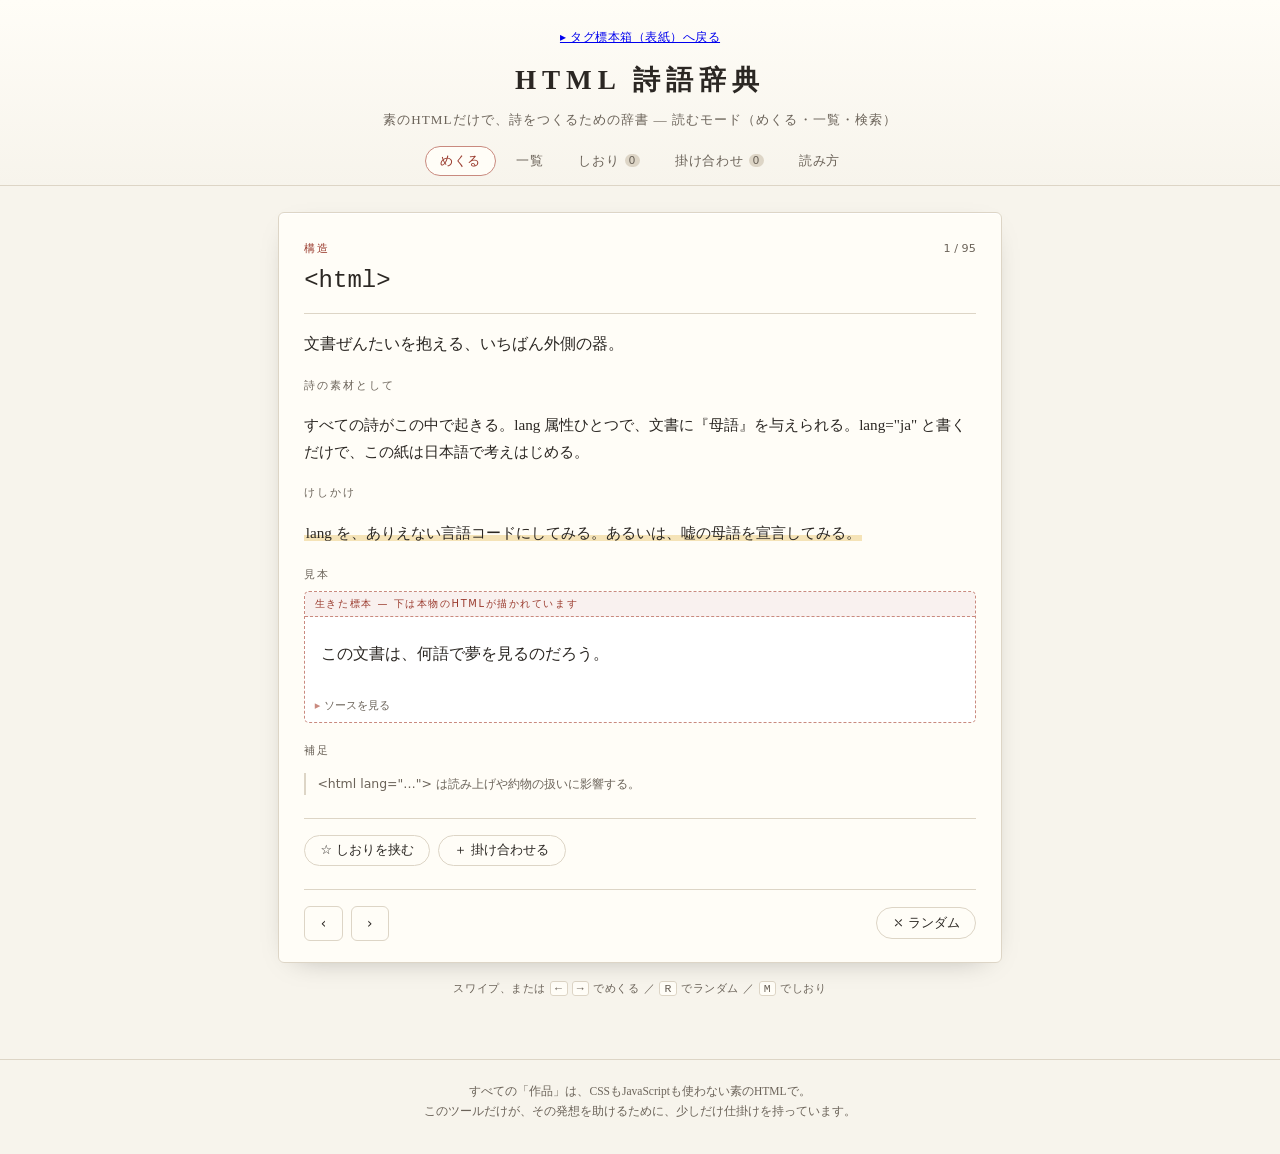
<file: dictionary.html>
<!DOCTYPE html>
<html lang="ja">
<head>
  <meta charset="UTF-8">
  <meta name="viewport" content="width=device-width, initial-scale=1.0">
  <title>HTML 詩語辞典 — 素のHTMLで詩をつくるための辞書</title>
  <meta name="description" content="HTML5 のタグと機能を、詩の素材として閲覧・発想するためのビューア。めくる・しおる・掛け合わせる。">
  <link rel="stylesheet" href="style.css">
</head>
<body>
  <header class="topbar">
    <p class="tohome" style="margin:0 0 .5rem;font-size:.78rem;letter-spacing:.04em;"><a href="index.html">▸ タグ標本箱（表紙）へ戻る</a></p>
    <h1 class="logo">HTML&nbsp;詩語辞典</h1>
    <p class="tagline">素のHTMLだけで、詩をつくるための辞書 — 読むモード（めくる・一覧・検索）</p>
    <nav class="modes" id="modes">
      <button data-mode="card"    class="mode-btn is-active">めくる</button>
      <button data-mode="gallery" class="mode-btn">一覧</button>
      <button data-mode="marked"  class="mode-btn">しおり <span class="badge" id="markedCount">0</span></button>
      <button data-mode="combine" class="mode-btn">掛け合わせ <span class="badge" id="combineCount">0</span></button>
      <button data-mode="about"   class="mode-btn">読み方</button>
    </nav>
  </header>

  <main id="stage" class="stage"><!-- 各モードがここに描かれる --></main>

  <footer class="footnote">
    <p>すべての「作品」は、CSSもJavaScriptも使わない素のHTMLで。<br>
    このツールだけが、その発想を助けるために、少しだけ仕掛けを持っています。</p>
  </footer>

  <script src="data.js"></script>
  <script src="app.js"></script>
</body>
</html>
</file>
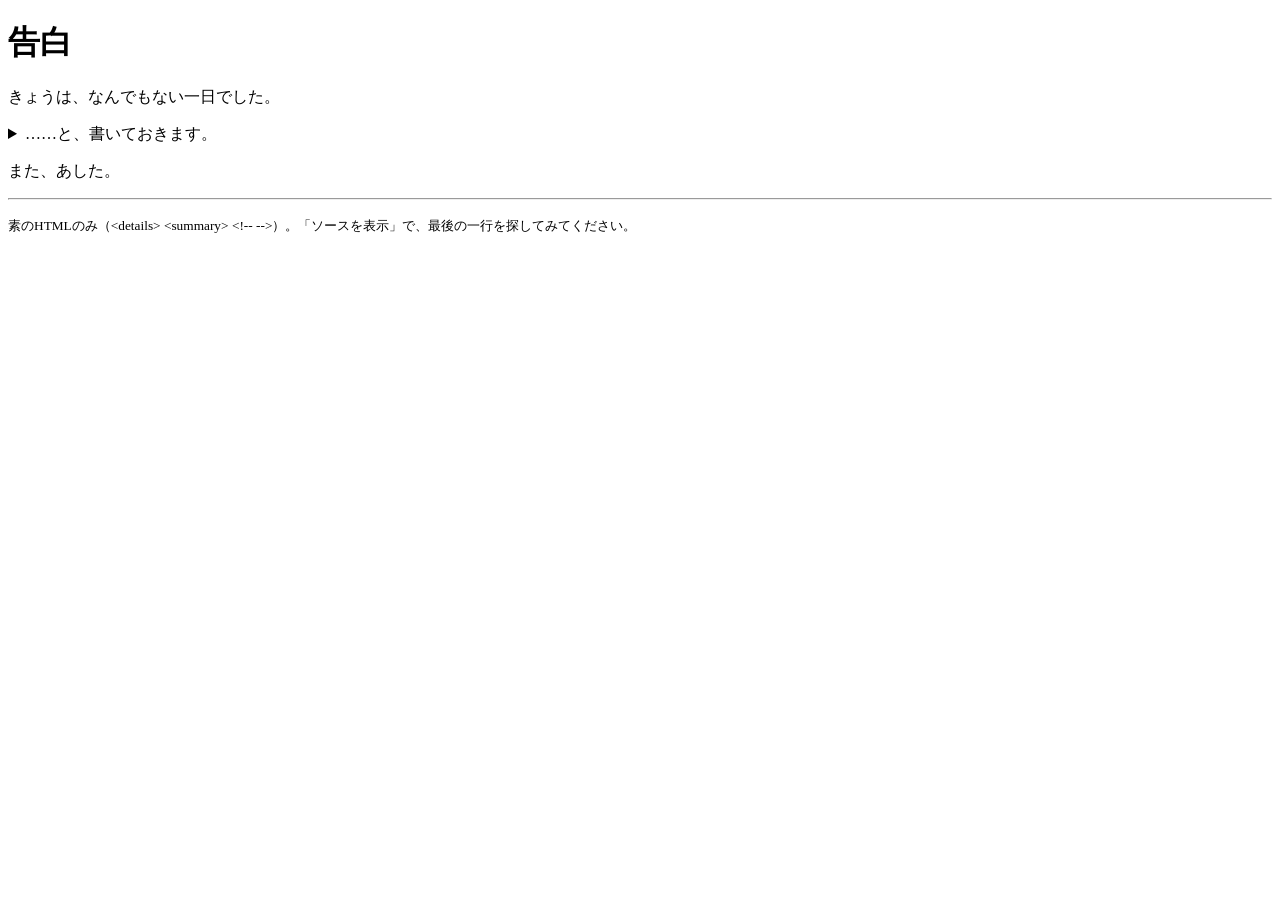
<file: examples/details-confession.html>
<!DOCTYPE html>
<html lang="ja">
<head>
  <meta charset="UTF-8">
  <meta name="viewport" content="width=device-width, initial-scale=1.0">
  <title>告白 — ひらくまで、とどかない</title>
</head>
<body>

  <!-- この詩は、CSSもJavaScriptも使っていません。素のHTMLだけです。 -->

  <h1>告白</h1>

  <p>きょうは、なんでもない一日でした。</p>

  <details>
    <summary>……と、書いておきます。</summary>

    <p>本当は、一日じゅう、あなたのことを考えていました。</p>

    <details>
      <summary>それと、もうひとつ。</summary>

      <p>言おうか、ずっと迷っていたのですが。</p>

      <details>
        <summary>やっぱり、ここまで開いてくれたのなら。</summary>

        <p>……いえ。</p>
        <p>やっぱり、なんでもありません。</p>
        <!-- ほんとうは、すきでした。 -->

      </details>
    </details>
  </details>

  <p>また、あした。</p>

  <hr>
  <p><small>素のHTMLのみ（&lt;details&gt; &lt;summary&gt; &lt;!-- --&gt;）。「ソースを表示」で、最後の一行を探してみてください。</small></p>

</body>
</html>
</file>
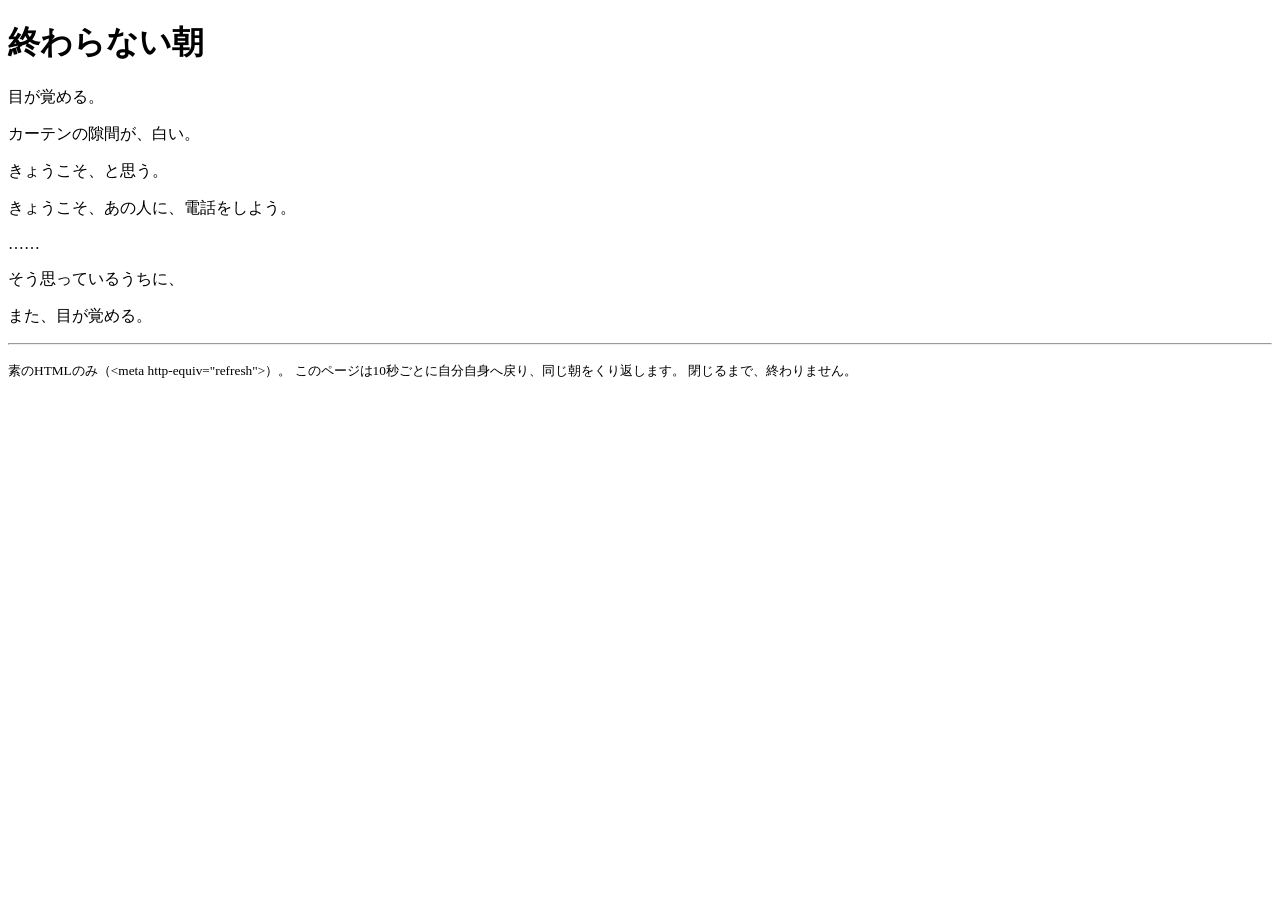
<file: examples/eternal-morning.html>
<!DOCTYPE html>
<html lang="ja">
<head>
  <meta charset="UTF-8">
  <meta name="viewport" content="width=device-width, initial-scale=1.0">

  <!-- CSSもJavaScriptも使っていません。素のHTMLだけ。
       下の meta が、10秒ごとにこのページ自身を読み込み直します。
       朝は、何度でも、最初からやり直されます。 -->
  <meta http-equiv="refresh" content="10">

  <title>終わらない朝</title>
</head>
<body>

  <h1>終わらない朝</h1>

  <p>目が覚める。</p>
  <p>カーテンの隙間が、白い。</p>
  <p>きょうこそ、と思う。</p>
  <p>きょうこそ、あの人に、電話をしよう。</p>

  <p>……</p>

  <p>そう思っているうちに、</p>
  <p>また、目が覚める。</p>

  <hr>
  <p><small>素のHTMLのみ（&lt;meta http-equiv="refresh"&gt;）。
  このページは10秒ごとに自分自身へ戻り、同じ朝をくり返します。
  閉じるまで、終わりません。</small></p>

</body>
</html>
</file>
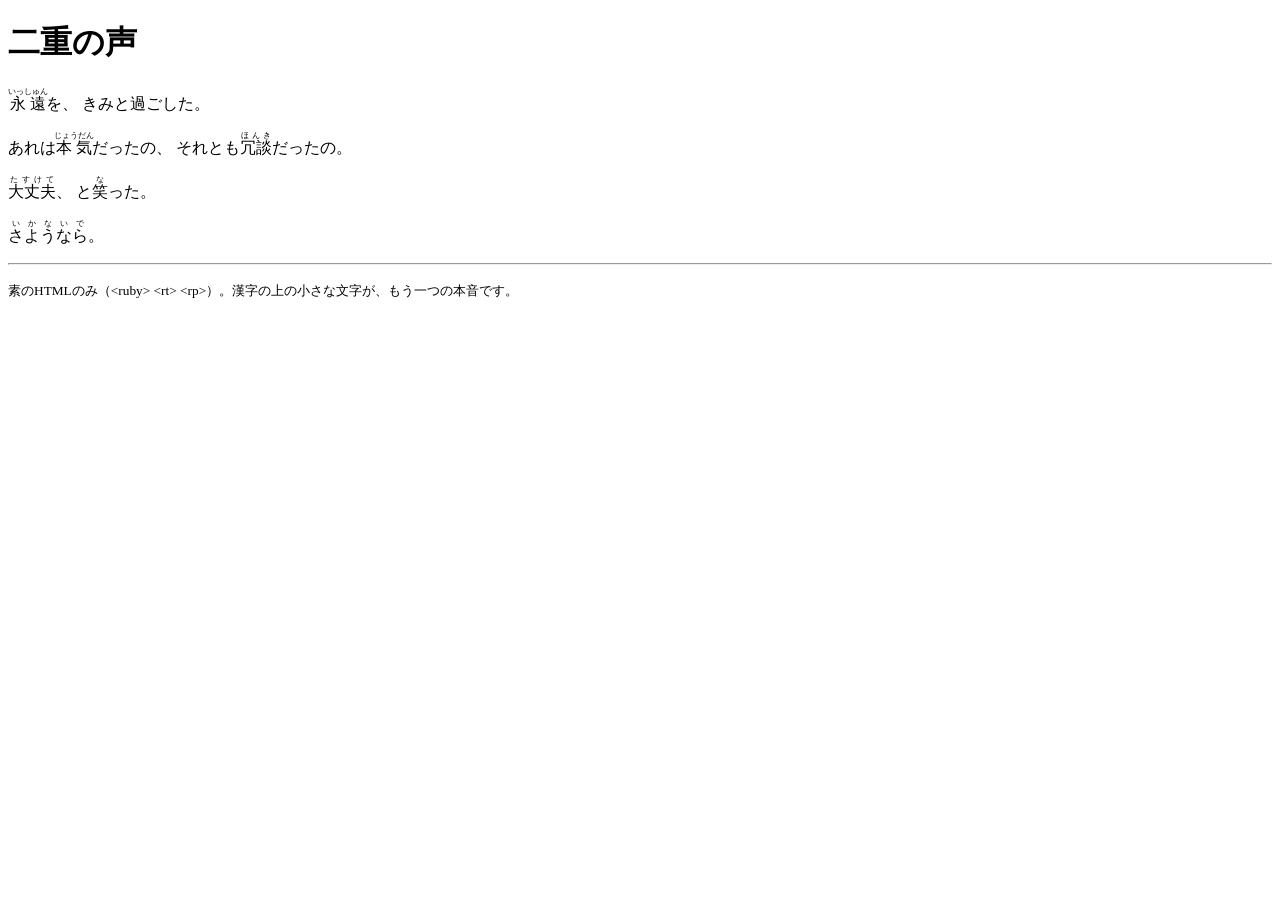
<file: examples/ruby-double.html>
<!DOCTYPE html>
<html lang="ja">
<head>
  <meta charset="UTF-8">
  <meta name="viewport" content="width=device-width, initial-scale=1.0">
  <title>二重の声</title>
</head>
<body>

  <!-- CSSもJavaScriptも使っていません。素のHTMLだけ。
       ruby で、漢字の上に「本来とは違う読み」を振っています。
       表記と読みが、二つの声になって重なります。 -->

  <h1>二重の声</h1>

  <p>
    <ruby>永遠<rp>(</rp><rt>いっしゅん</rt><rp>)</rp></ruby>を、
    きみと過ごした。
  </p>

  <p>
    あれは<ruby>本気<rp>(</rp><rt>じょうだん</rt><rp>)</rp></ruby>だったの、
    それとも<ruby>冗談<rp>(</rp><rt>ほんき</rt><rp>)</rp></ruby>だったの。
  </p>

  <p>
    <ruby>大丈夫<rp>(</rp><rt>たすけて</rt><rp>)</rp></ruby>、
    と<ruby>笑<rp>(</rp><rt>な</rt><rp>)</rp></ruby>った。
  </p>

  <p>
    <ruby>さようなら<rp>(</rp><rt>いかないで</rt><rp>)</rp></ruby>。
  </p>

  <hr>
  <p><small>素のHTMLのみ（&lt;ruby&gt; &lt;rt&gt; &lt;rp&gt;）。漢字の上の小さな文字が、もう一つの本音です。</small></p>

</body>
</html>
</file>
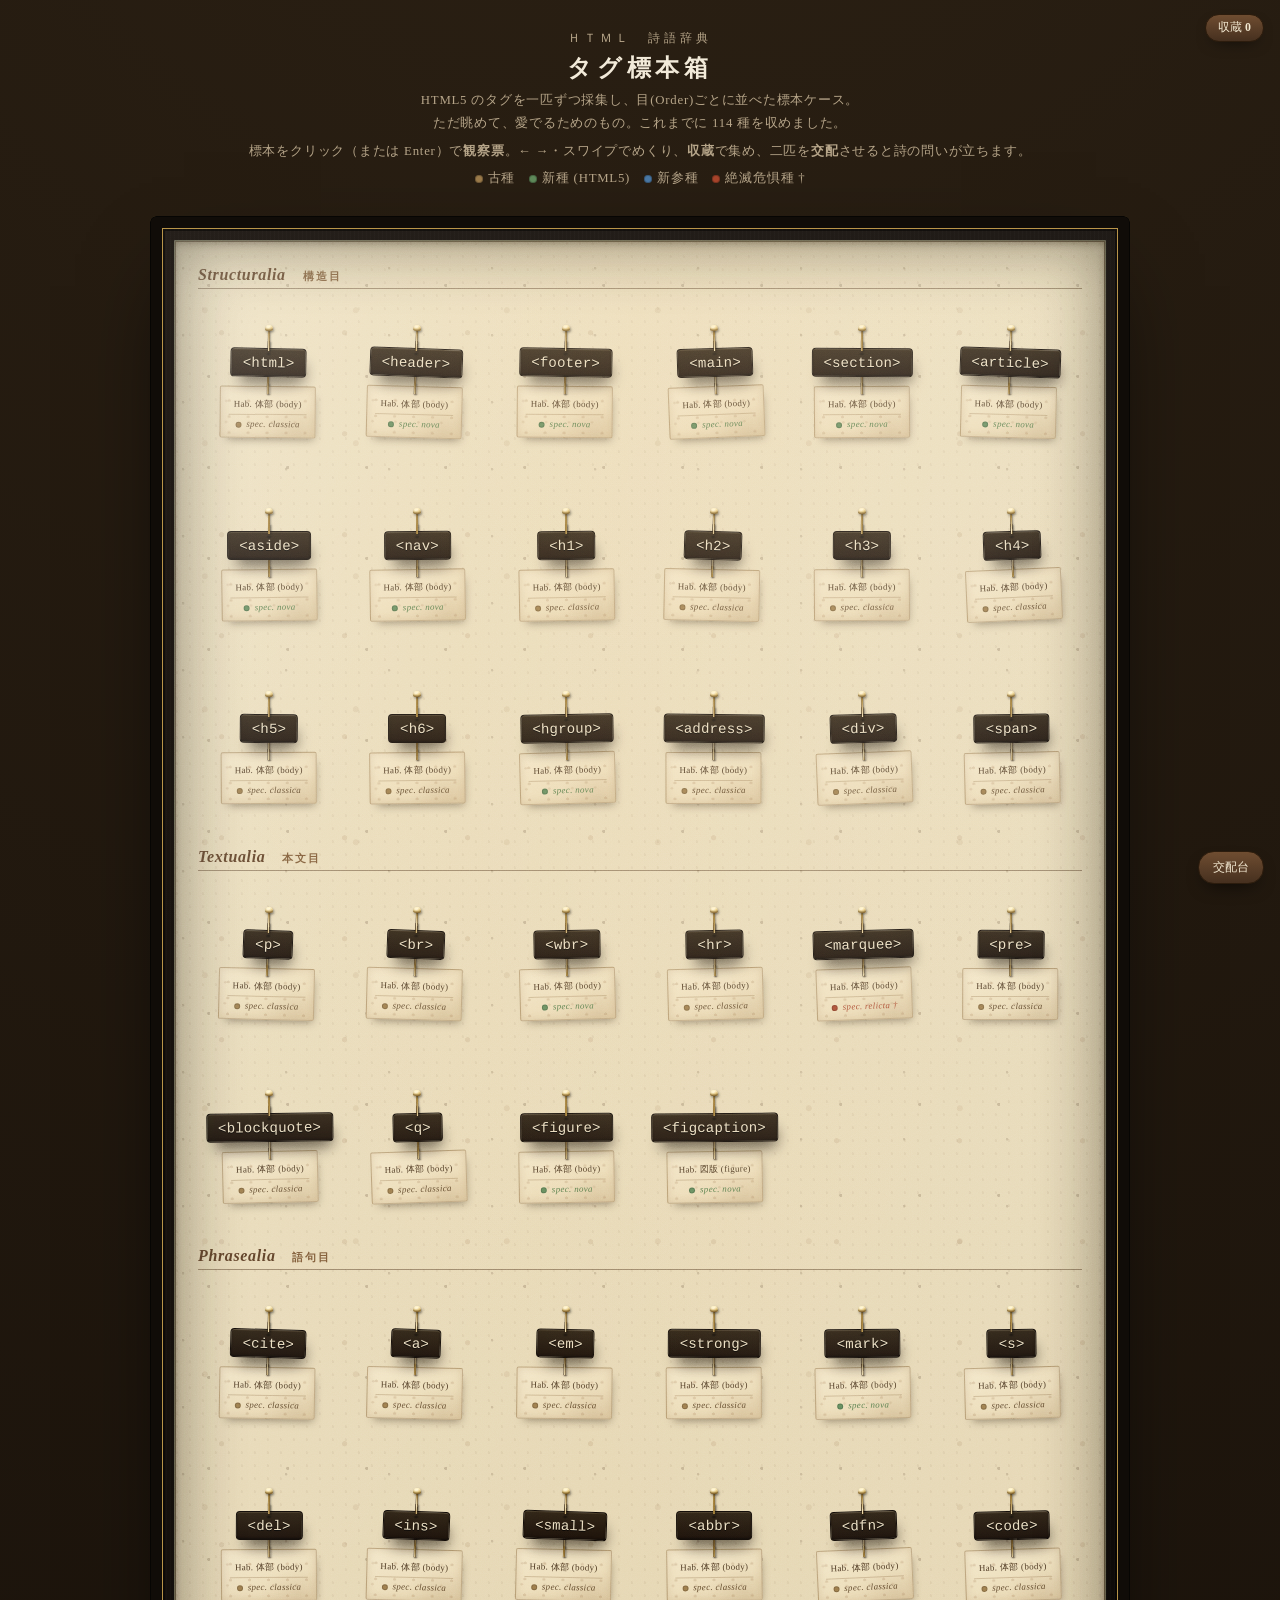
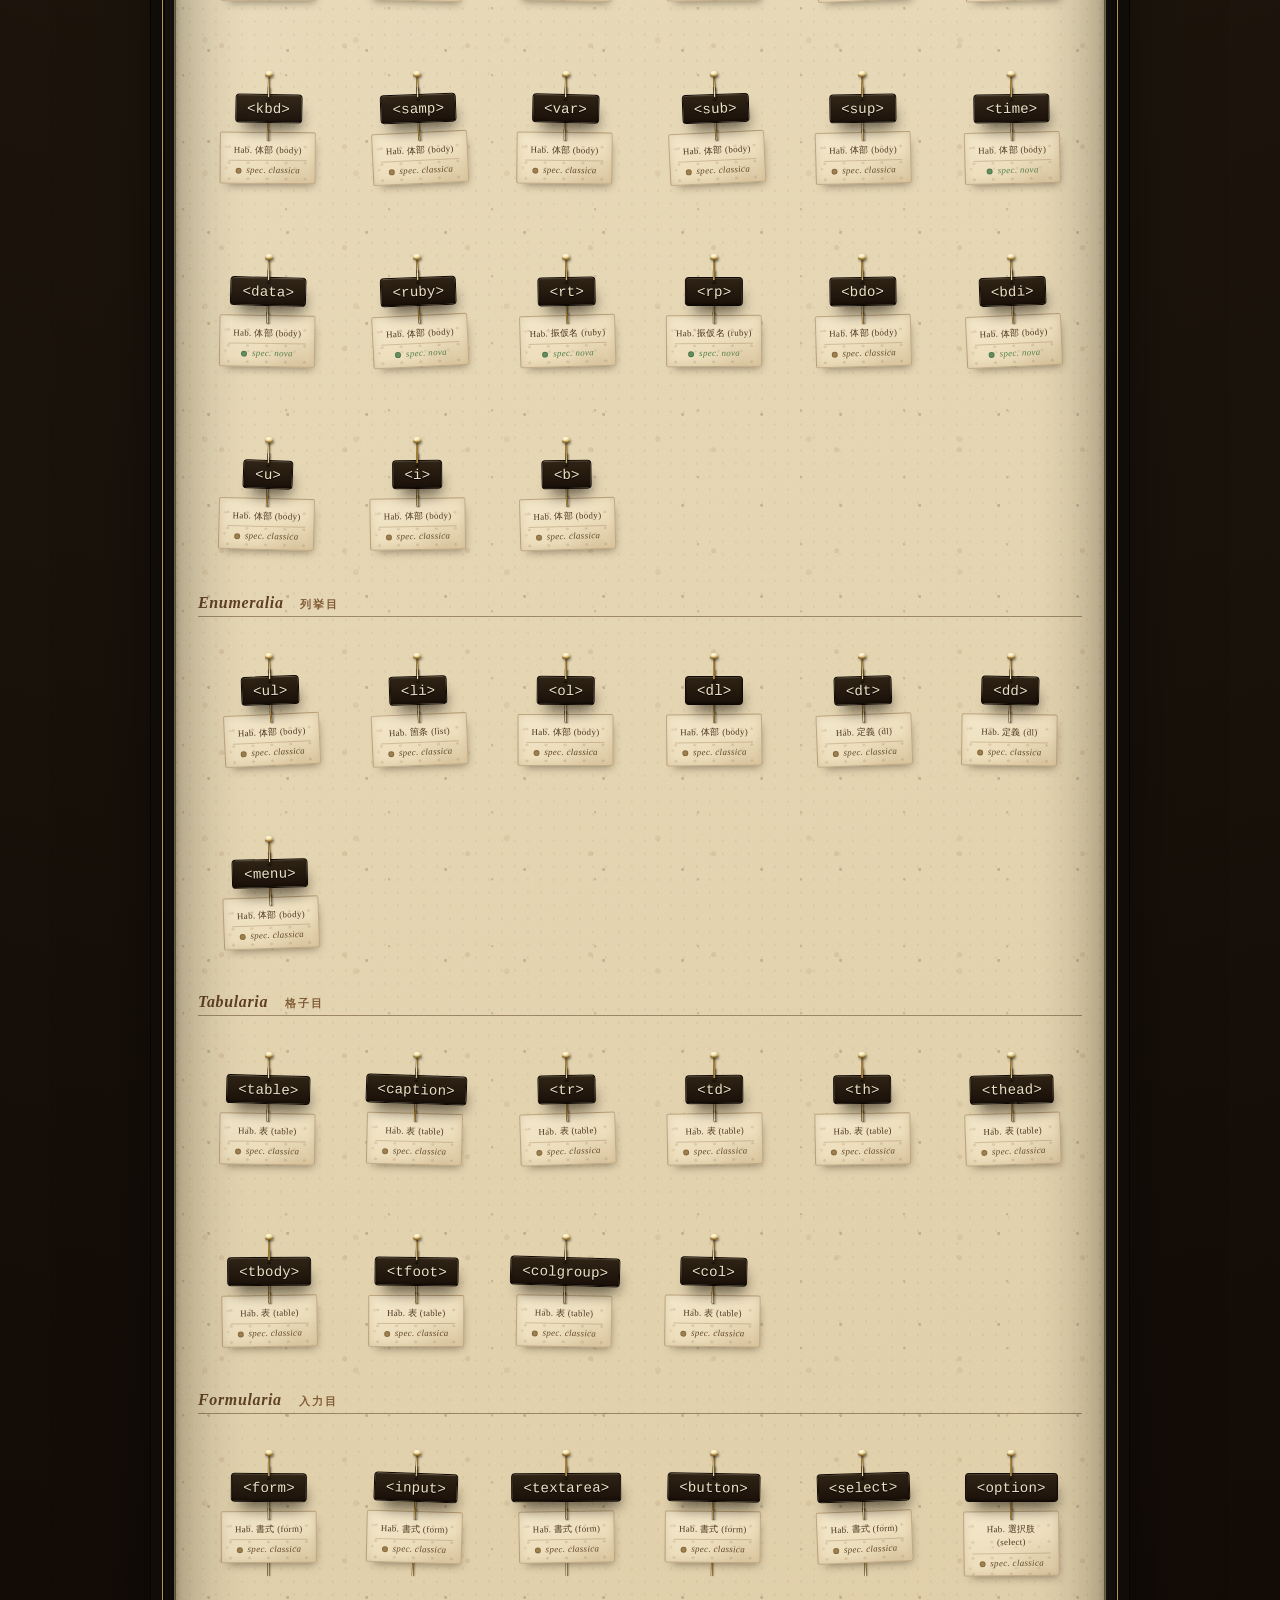
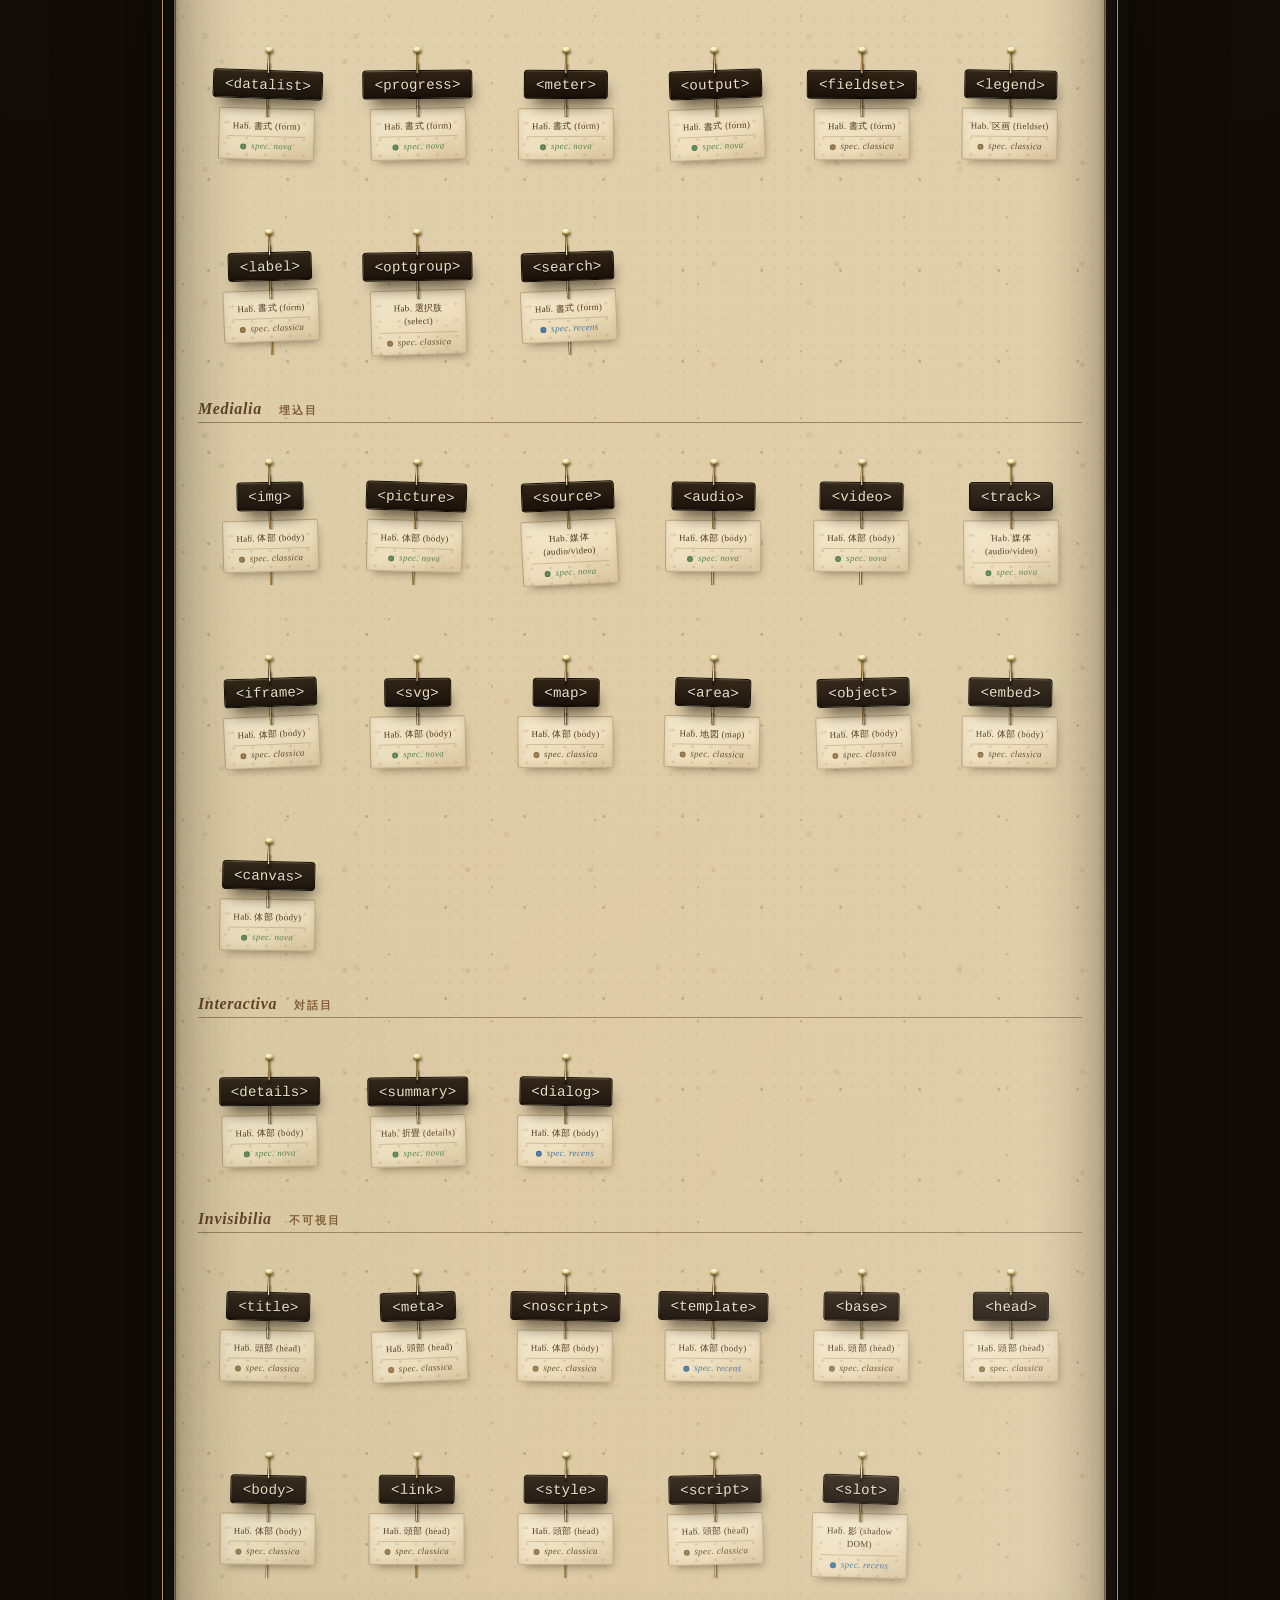
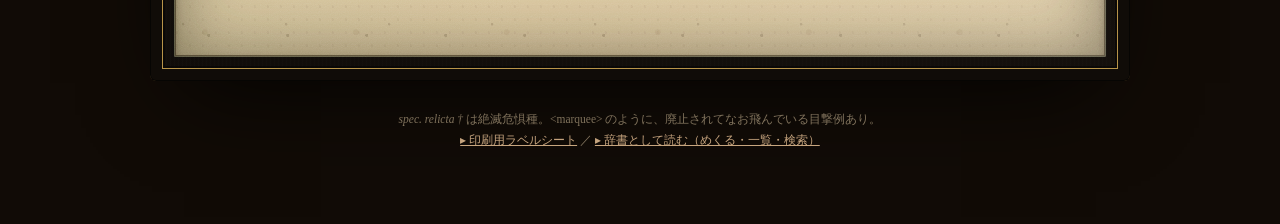
<file: specimen/case.html>
<!DOCTYPE html>
<html lang="ja">
<head>
<meta charset="UTF-8">
<meta http-equiv="refresh" content="0; url=../index.html">
<link rel="canonical" href="../index.html">
<title>標本箱は表紙へ移動しました</title>
</head>
<body style="margin:0;padding:48px 20px;text-align:center;background:#160f08;color:#eae3d5;font-family:'Hiragino Mincho ProN','Yu Mincho',serif;">
  <p>「タグ標本箱」はサイトの表紙に移動しました。</p>
  <p><a href="../index.html" style="color:#d9b48a;">▸ 表紙へ進む</a></p>
</body>
</html>
</file>
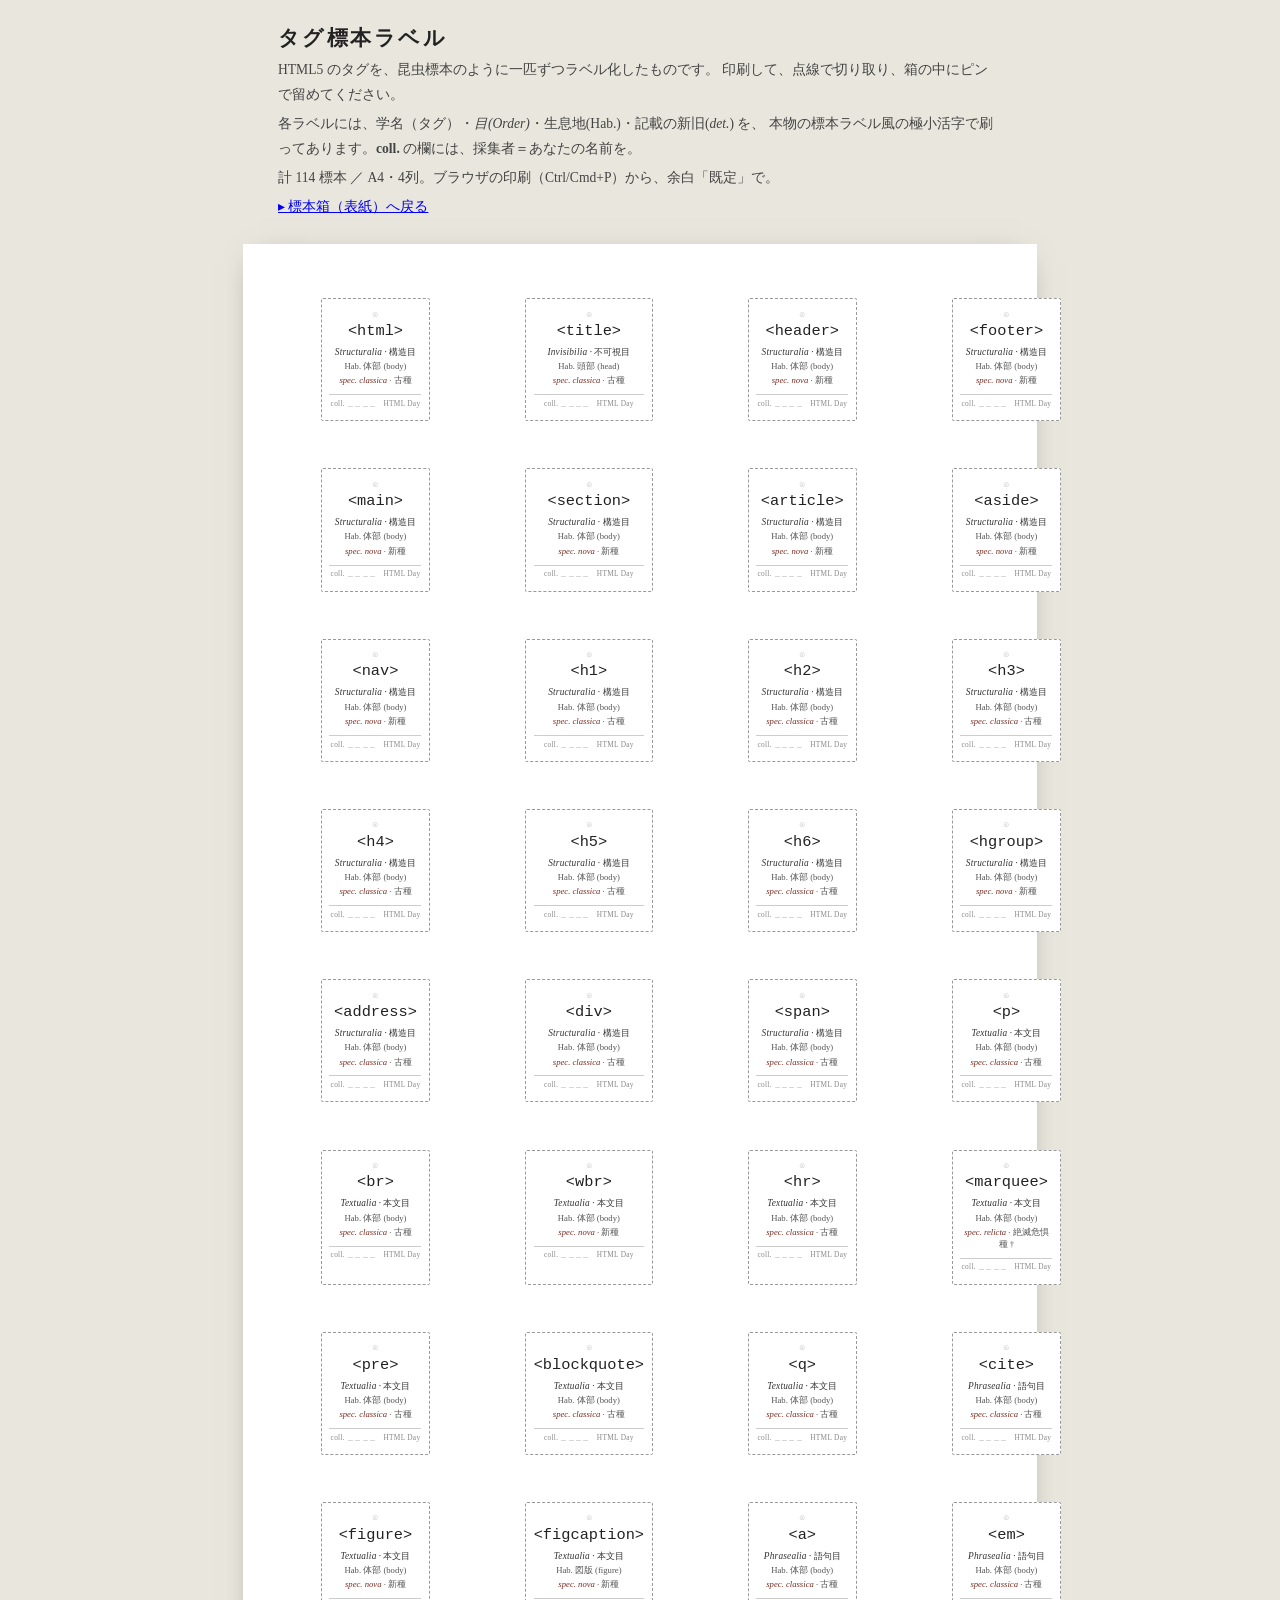
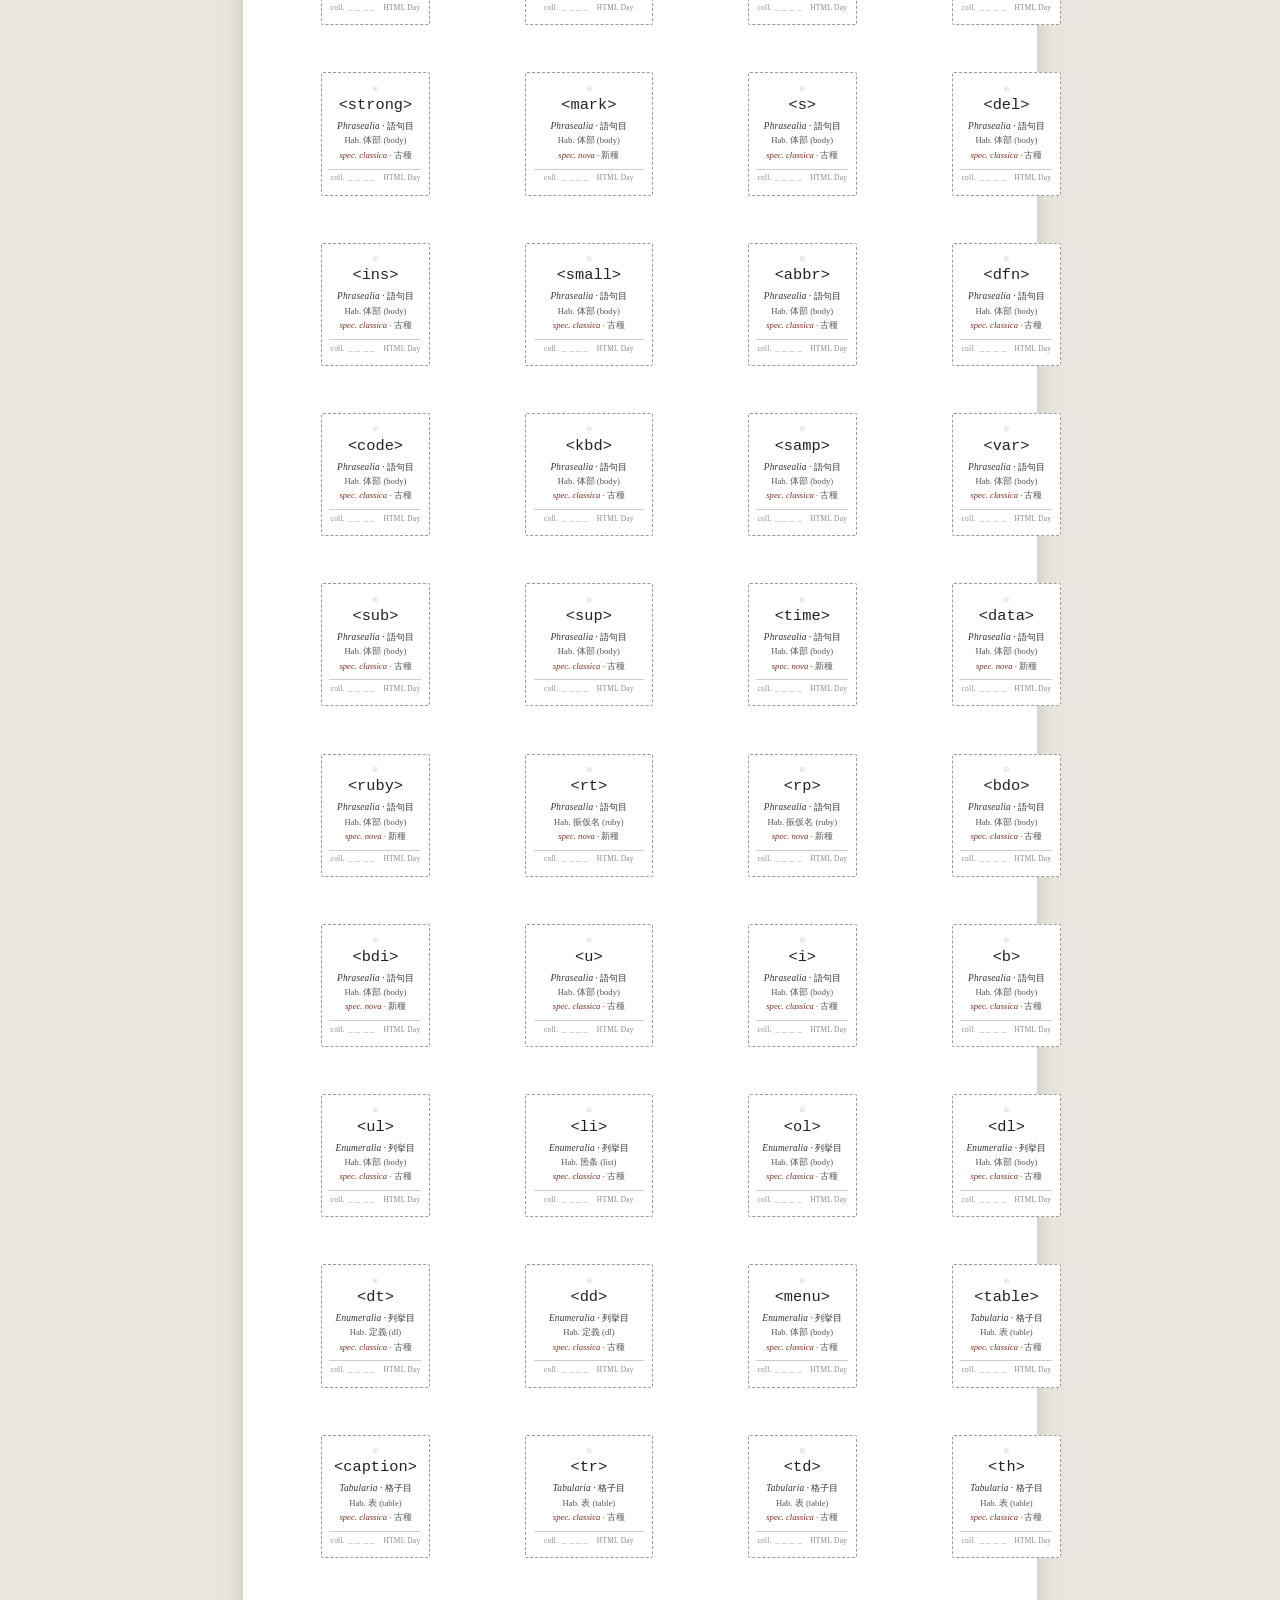
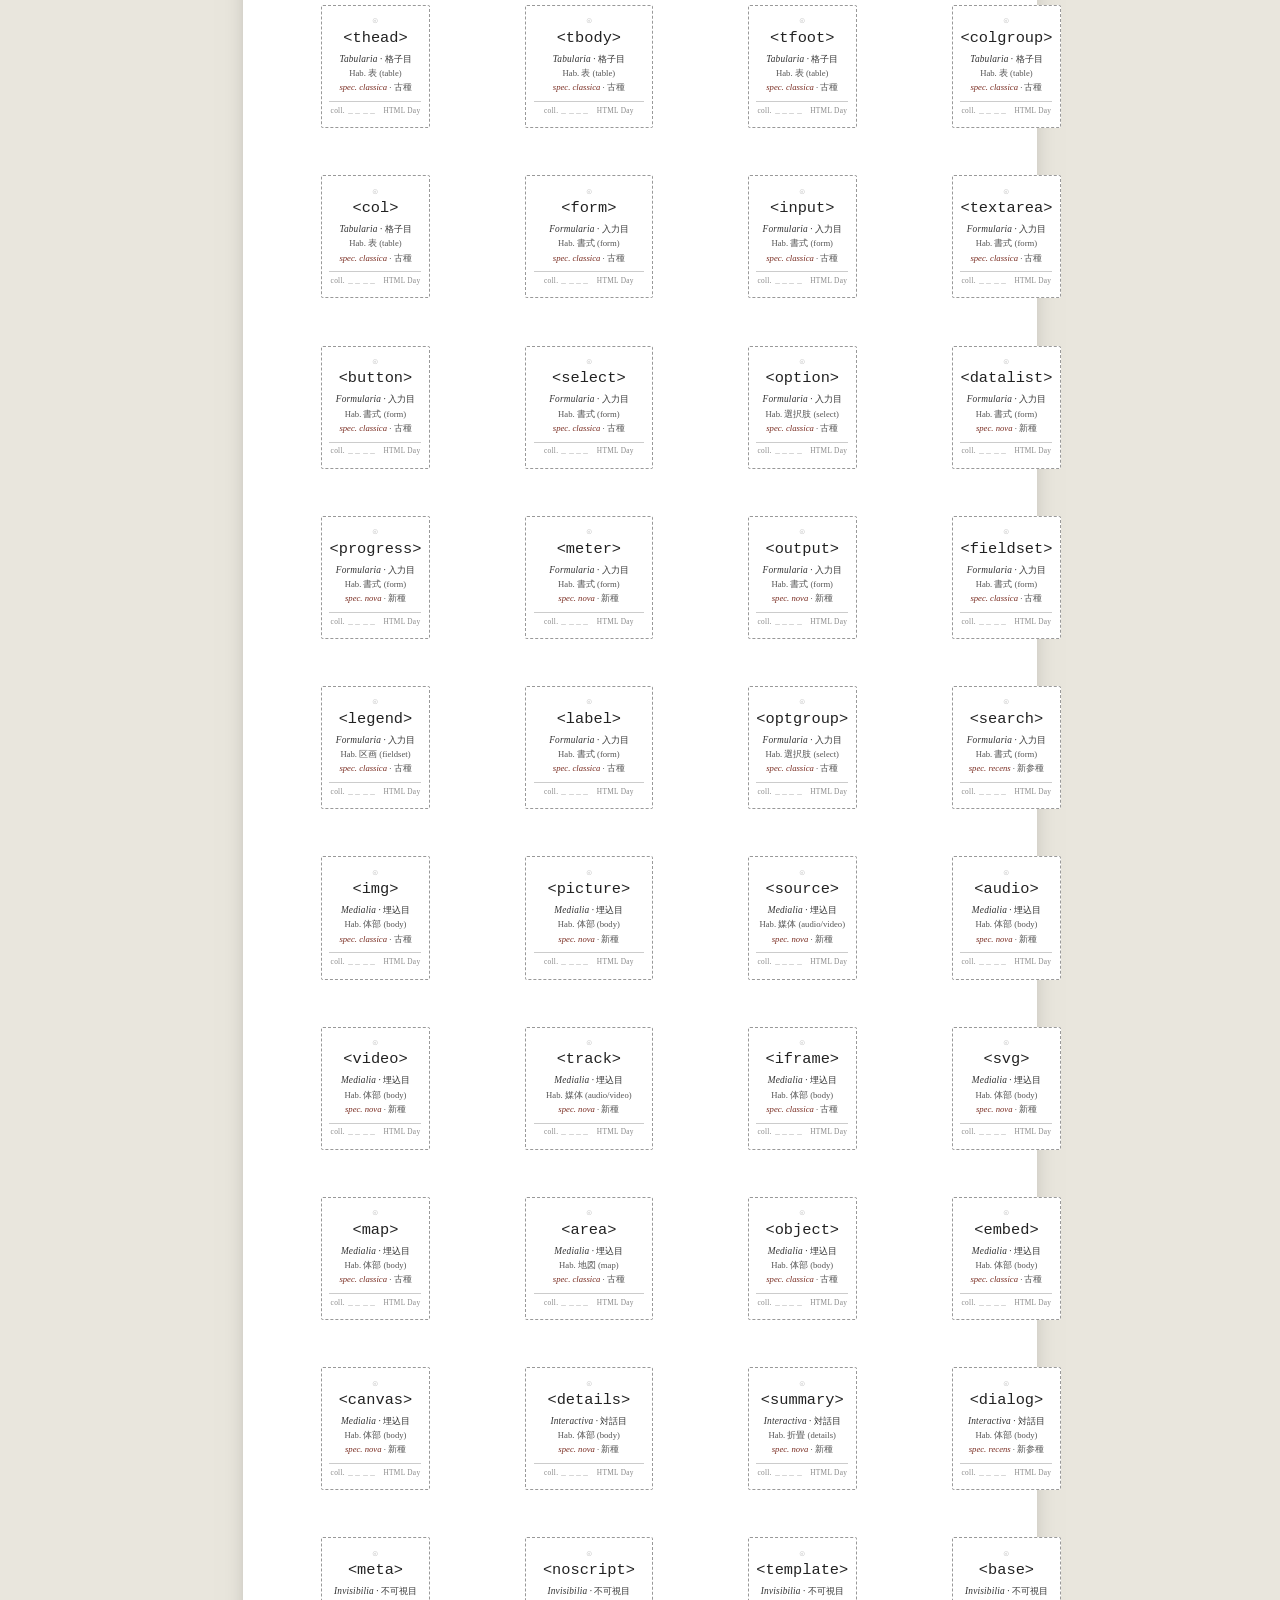
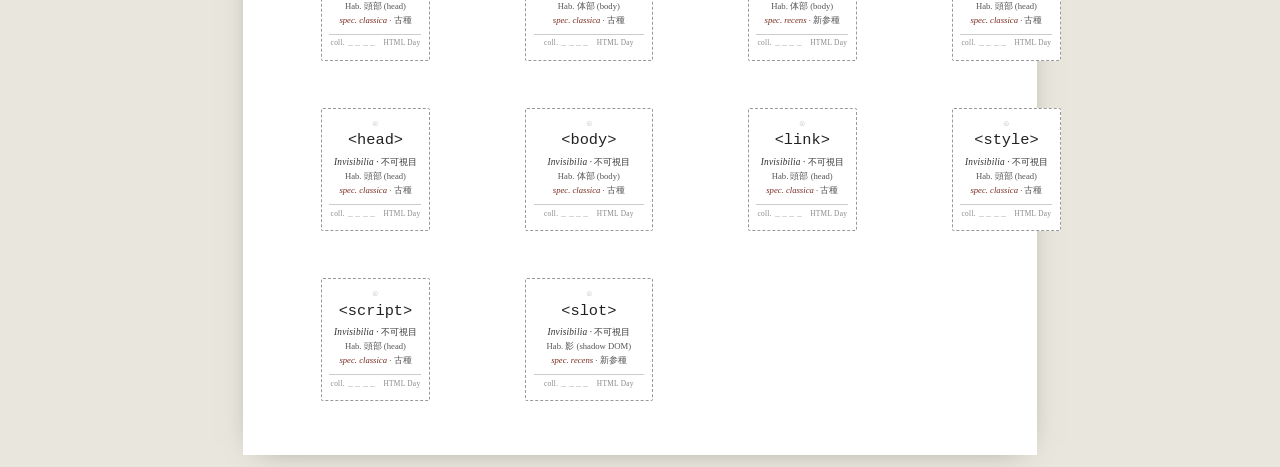
<file: specimen/labels.html>
<!DOCTYPE html>
<html lang="ja">
<head>
<meta charset="UTF-8">
<meta name="viewport" content="width=device-width, initial-scale=1.0">
<title>タグ標本ラベル — 印刷して、切って、ピンで留める</title>
<style>
  :root { --ink:#222; --line:#999; }
  * { box-sizing: border-box; }
  body { margin:0; background:#e9e6dd; color:var(--ink);
    font-family:"Hiragino Mincho ProN","Yu Mincho","Noto Serif JP",serif; }
  .intro { max-width:760px; margin:0 auto; padding:24px 18px 8px; }
  .intro h1 { font-size:1.3rem; letter-spacing:.12em; margin:0 0 .4rem; }
  .intro p { font-size:.85rem; line-height:1.8; color:#444; margin:.3rem 0; }
  .sheet { background:#fff; max-width:210mm; margin:12px auto; padding:10mm;
    display:grid; grid-template-columns:repeat(4,1fr); gap:4mm;
    box-shadow:0 4px 30px -16px rgba(0,0,0,.5); }
  .label { border:1px dashed var(--line); border-radius:2px; padding:3mm 2mm;
    display:flex; flex-direction:column; align-items:center; text-align:center;
    gap:.6mm; break-inside:avoid; background:#fff; }
  .label .pinhole { font-size:6pt; color:#bbb; line-height:1; }
  .label .sp { font-family:"SFMono-Regular",Consolas,Menlo,monospace; font-size:11.5pt; margin:.3mm 0 1mm; white-space:nowrap; }
  .label .genus { font-size:7pt; color:#333; }
  .label .genus i { letter-spacing:.02em; }
  .label .loc, .label .det { font-size:6.5pt; color:#555; }
  .label .det i { color:#7a2d22; }
  .label .coll { margin-top:1.2mm; padding-top:1mm; border-top:.3pt solid #ccc;
    font-size:5.5pt; color:#888; letter-spacing:.04em; width:100%; }
  @media print {
    body { background:#fff; }
    .no-print { display:none !important; }
    .sheet { box-shadow:none; margin:0; padding:0; max-width:none;
      grid-template-columns:repeat(4,1fr); gap:3mm; }
    .label { border-color:#bbb; }
    @page { size:A4; margin:10mm; }
  }
</style>
</head>
<body>
  <div class="intro no-print">
    <h1>タグ標本ラベル</h1>
    <p>HTML5 のタグを、昆虫標本のように一匹ずつラベル化したものです。
    印刷して、点線で切り取り、箱の中にピンで留めてください。</p>
    <p>各ラベルには、学名（タグ）・<i>目(Order)</i>・生息地(Hab.)・記載の新旧(<i>det.</i>) を、
    本物の標本ラベル風の極小活字で刷ってあります。<b>coll.</b> の欄には、採集者＝あなたの名前を。</p>
    <p>計 114 標本 ／ A4・4列。ブラウザの印刷（Ctrl/Cmd+P）から、余白「既定」で。</p>
    <p><a href="../index.html">▸ 標本箱（表紙）へ戻る</a></p>
  </div>
  <main class="sheet">
      <figure class="label">
        <span class="pinhole">⊙</span>
        <span class="sp">&lt;html&gt;</span>
        <span class="genus"><i>Structuralia</i> · 構造目</span>
        <span class="loc">Hab. 体部 (body)</span>
        <span class="det"><i>spec. classica</i> · 古種</span>
        <span class="coll">coll. ＿＿＿＿　HTML&nbsp;Day</span>
      </figure>
      <figure class="label">
        <span class="pinhole">⊙</span>
        <span class="sp">&lt;title&gt;</span>
        <span class="genus"><i>Invisibilia</i> · 不可視目</span>
        <span class="loc">Hab. 頭部 (head)</span>
        <span class="det"><i>spec. classica</i> · 古種</span>
        <span class="coll">coll. ＿＿＿＿　HTML&nbsp;Day</span>
      </figure>
      <figure class="label">
        <span class="pinhole">⊙</span>
        <span class="sp">&lt;header&gt;</span>
        <span class="genus"><i>Structuralia</i> · 構造目</span>
        <span class="loc">Hab. 体部 (body)</span>
        <span class="det"><i>spec. nova</i> · 新種</span>
        <span class="coll">coll. ＿＿＿＿　HTML&nbsp;Day</span>
      </figure>
      <figure class="label">
        <span class="pinhole">⊙</span>
        <span class="sp">&lt;footer&gt;</span>
        <span class="genus"><i>Structuralia</i> · 構造目</span>
        <span class="loc">Hab. 体部 (body)</span>
        <span class="det"><i>spec. nova</i> · 新種</span>
        <span class="coll">coll. ＿＿＿＿　HTML&nbsp;Day</span>
      </figure>
      <figure class="label">
        <span class="pinhole">⊙</span>
        <span class="sp">&lt;main&gt;</span>
        <span class="genus"><i>Structuralia</i> · 構造目</span>
        <span class="loc">Hab. 体部 (body)</span>
        <span class="det"><i>spec. nova</i> · 新種</span>
        <span class="coll">coll. ＿＿＿＿　HTML&nbsp;Day</span>
      </figure>
      <figure class="label">
        <span class="pinhole">⊙</span>
        <span class="sp">&lt;section&gt;</span>
        <span class="genus"><i>Structuralia</i> · 構造目</span>
        <span class="loc">Hab. 体部 (body)</span>
        <span class="det"><i>spec. nova</i> · 新種</span>
        <span class="coll">coll. ＿＿＿＿　HTML&nbsp;Day</span>
      </figure>
      <figure class="label">
        <span class="pinhole">⊙</span>
        <span class="sp">&lt;article&gt;</span>
        <span class="genus"><i>Structuralia</i> · 構造目</span>
        <span class="loc">Hab. 体部 (body)</span>
        <span class="det"><i>spec. nova</i> · 新種</span>
        <span class="coll">coll. ＿＿＿＿　HTML&nbsp;Day</span>
      </figure>
      <figure class="label">
        <span class="pinhole">⊙</span>
        <span class="sp">&lt;aside&gt;</span>
        <span class="genus"><i>Structuralia</i> · 構造目</span>
        <span class="loc">Hab. 体部 (body)</span>
        <span class="det"><i>spec. nova</i> · 新種</span>
        <span class="coll">coll. ＿＿＿＿　HTML&nbsp;Day</span>
      </figure>
      <figure class="label">
        <span class="pinhole">⊙</span>
        <span class="sp">&lt;nav&gt;</span>
        <span class="genus"><i>Structuralia</i> · 構造目</span>
        <span class="loc">Hab. 体部 (body)</span>
        <span class="det"><i>spec. nova</i> · 新種</span>
        <span class="coll">coll. ＿＿＿＿　HTML&nbsp;Day</span>
      </figure>
      <figure class="label">
        <span class="pinhole">⊙</span>
        <span class="sp">&lt;h1&gt;</span>
        <span class="genus"><i>Structuralia</i> · 構造目</span>
        <span class="loc">Hab. 体部 (body)</span>
        <span class="det"><i>spec. classica</i> · 古種</span>
        <span class="coll">coll. ＿＿＿＿　HTML&nbsp;Day</span>
      </figure>
      <figure class="label">
        <span class="pinhole">⊙</span>
        <span class="sp">&lt;h2&gt;</span>
        <span class="genus"><i>Structuralia</i> · 構造目</span>
        <span class="loc">Hab. 体部 (body)</span>
        <span class="det"><i>spec. classica</i> · 古種</span>
        <span class="coll">coll. ＿＿＿＿　HTML&nbsp;Day</span>
      </figure>
      <figure class="label">
        <span class="pinhole">⊙</span>
        <span class="sp">&lt;h3&gt;</span>
        <span class="genus"><i>Structuralia</i> · 構造目</span>
        <span class="loc">Hab. 体部 (body)</span>
        <span class="det"><i>spec. classica</i> · 古種</span>
        <span class="coll">coll. ＿＿＿＿　HTML&nbsp;Day</span>
      </figure>
      <figure class="label">
        <span class="pinhole">⊙</span>
        <span class="sp">&lt;h4&gt;</span>
        <span class="genus"><i>Structuralia</i> · 構造目</span>
        <span class="loc">Hab. 体部 (body)</span>
        <span class="det"><i>spec. classica</i> · 古種</span>
        <span class="coll">coll. ＿＿＿＿　HTML&nbsp;Day</span>
      </figure>
      <figure class="label">
        <span class="pinhole">⊙</span>
        <span class="sp">&lt;h5&gt;</span>
        <span class="genus"><i>Structuralia</i> · 構造目</span>
        <span class="loc">Hab. 体部 (body)</span>
        <span class="det"><i>spec. classica</i> · 古種</span>
        <span class="coll">coll. ＿＿＿＿　HTML&nbsp;Day</span>
      </figure>
      <figure class="label">
        <span class="pinhole">⊙</span>
        <span class="sp">&lt;h6&gt;</span>
        <span class="genus"><i>Structuralia</i> · 構造目</span>
        <span class="loc">Hab. 体部 (body)</span>
        <span class="det"><i>spec. classica</i> · 古種</span>
        <span class="coll">coll. ＿＿＿＿　HTML&nbsp;Day</span>
      </figure>
      <figure class="label">
        <span class="pinhole">⊙</span>
        <span class="sp">&lt;hgroup&gt;</span>
        <span class="genus"><i>Structuralia</i> · 構造目</span>
        <span class="loc">Hab. 体部 (body)</span>
        <span class="det"><i>spec. nova</i> · 新種</span>
        <span class="coll">coll. ＿＿＿＿　HTML&nbsp;Day</span>
      </figure>
      <figure class="label">
        <span class="pinhole">⊙</span>
        <span class="sp">&lt;address&gt;</span>
        <span class="genus"><i>Structuralia</i> · 構造目</span>
        <span class="loc">Hab. 体部 (body)</span>
        <span class="det"><i>spec. classica</i> · 古種</span>
        <span class="coll">coll. ＿＿＿＿　HTML&nbsp;Day</span>
      </figure>
      <figure class="label">
        <span class="pinhole">⊙</span>
        <span class="sp">&lt;div&gt;</span>
        <span class="genus"><i>Structuralia</i> · 構造目</span>
        <span class="loc">Hab. 体部 (body)</span>
        <span class="det"><i>spec. classica</i> · 古種</span>
        <span class="coll">coll. ＿＿＿＿　HTML&nbsp;Day</span>
      </figure>
      <figure class="label">
        <span class="pinhole">⊙</span>
        <span class="sp">&lt;span&gt;</span>
        <span class="genus"><i>Structuralia</i> · 構造目</span>
        <span class="loc">Hab. 体部 (body)</span>
        <span class="det"><i>spec. classica</i> · 古種</span>
        <span class="coll">coll. ＿＿＿＿　HTML&nbsp;Day</span>
      </figure>
      <figure class="label">
        <span class="pinhole">⊙</span>
        <span class="sp">&lt;p&gt;</span>
        <span class="genus"><i>Textualia</i> · 本文目</span>
        <span class="loc">Hab. 体部 (body)</span>
        <span class="det"><i>spec. classica</i> · 古種</span>
        <span class="coll">coll. ＿＿＿＿　HTML&nbsp;Day</span>
      </figure>
      <figure class="label">
        <span class="pinhole">⊙</span>
        <span class="sp">&lt;br&gt;</span>
        <span class="genus"><i>Textualia</i> · 本文目</span>
        <span class="loc">Hab. 体部 (body)</span>
        <span class="det"><i>spec. classica</i> · 古種</span>
        <span class="coll">coll. ＿＿＿＿　HTML&nbsp;Day</span>
      </figure>
      <figure class="label">
        <span class="pinhole">⊙</span>
        <span class="sp">&lt;wbr&gt;</span>
        <span class="genus"><i>Textualia</i> · 本文目</span>
        <span class="loc">Hab. 体部 (body)</span>
        <span class="det"><i>spec. nova</i> · 新種</span>
        <span class="coll">coll. ＿＿＿＿　HTML&nbsp;Day</span>
      </figure>
      <figure class="label">
        <span class="pinhole">⊙</span>
        <span class="sp">&lt;hr&gt;</span>
        <span class="genus"><i>Textualia</i> · 本文目</span>
        <span class="loc">Hab. 体部 (body)</span>
        <span class="det"><i>spec. classica</i> · 古種</span>
        <span class="coll">coll. ＿＿＿＿　HTML&nbsp;Day</span>
      </figure>
      <figure class="label">
        <span class="pinhole">⊙</span>
        <span class="sp">&lt;marquee&gt;</span>
        <span class="genus"><i>Textualia</i> · 本文目</span>
        <span class="loc">Hab. 体部 (body)</span>
        <span class="det"><i>spec. relicta</i> · 絶滅危惧種 †</span>
        <span class="coll">coll. ＿＿＿＿　HTML&nbsp;Day</span>
      </figure>
      <figure class="label">
        <span class="pinhole">⊙</span>
        <span class="sp">&lt;pre&gt;</span>
        <span class="genus"><i>Textualia</i> · 本文目</span>
        <span class="loc">Hab. 体部 (body)</span>
        <span class="det"><i>spec. classica</i> · 古種</span>
        <span class="coll">coll. ＿＿＿＿　HTML&nbsp;Day</span>
      </figure>
      <figure class="label">
        <span class="pinhole">⊙</span>
        <span class="sp">&lt;blockquote&gt;</span>
        <span class="genus"><i>Textualia</i> · 本文目</span>
        <span class="loc">Hab. 体部 (body)</span>
        <span class="det"><i>spec. classica</i> · 古種</span>
        <span class="coll">coll. ＿＿＿＿　HTML&nbsp;Day</span>
      </figure>
      <figure class="label">
        <span class="pinhole">⊙</span>
        <span class="sp">&lt;q&gt;</span>
        <span class="genus"><i>Textualia</i> · 本文目</span>
        <span class="loc">Hab. 体部 (body)</span>
        <span class="det"><i>spec. classica</i> · 古種</span>
        <span class="coll">coll. ＿＿＿＿　HTML&nbsp;Day</span>
      </figure>
      <figure class="label">
        <span class="pinhole">⊙</span>
        <span class="sp">&lt;cite&gt;</span>
        <span class="genus"><i>Phrasealia</i> · 語句目</span>
        <span class="loc">Hab. 体部 (body)</span>
        <span class="det"><i>spec. classica</i> · 古種</span>
        <span class="coll">coll. ＿＿＿＿　HTML&nbsp;Day</span>
      </figure>
      <figure class="label">
        <span class="pinhole">⊙</span>
        <span class="sp">&lt;figure&gt;</span>
        <span class="genus"><i>Textualia</i> · 本文目</span>
        <span class="loc">Hab. 体部 (body)</span>
        <span class="det"><i>spec. nova</i> · 新種</span>
        <span class="coll">coll. ＿＿＿＿　HTML&nbsp;Day</span>
      </figure>
      <figure class="label">
        <span class="pinhole">⊙</span>
        <span class="sp">&lt;figcaption&gt;</span>
        <span class="genus"><i>Textualia</i> · 本文目</span>
        <span class="loc">Hab. 図版 (figure)</span>
        <span class="det"><i>spec. nova</i> · 新種</span>
        <span class="coll">coll. ＿＿＿＿　HTML&nbsp;Day</span>
      </figure>
      <figure class="label">
        <span class="pinhole">⊙</span>
        <span class="sp">&lt;a&gt;</span>
        <span class="genus"><i>Phrasealia</i> · 語句目</span>
        <span class="loc">Hab. 体部 (body)</span>
        <span class="det"><i>spec. classica</i> · 古種</span>
        <span class="coll">coll. ＿＿＿＿　HTML&nbsp;Day</span>
      </figure>
      <figure class="label">
        <span class="pinhole">⊙</span>
        <span class="sp">&lt;em&gt;</span>
        <span class="genus"><i>Phrasealia</i> · 語句目</span>
        <span class="loc">Hab. 体部 (body)</span>
        <span class="det"><i>spec. classica</i> · 古種</span>
        <span class="coll">coll. ＿＿＿＿　HTML&nbsp;Day</span>
      </figure>
      <figure class="label">
        <span class="pinhole">⊙</span>
        <span class="sp">&lt;strong&gt;</span>
        <span class="genus"><i>Phrasealia</i> · 語句目</span>
        <span class="loc">Hab. 体部 (body)</span>
        <span class="det"><i>spec. classica</i> · 古種</span>
        <span class="coll">coll. ＿＿＿＿　HTML&nbsp;Day</span>
      </figure>
      <figure class="label">
        <span class="pinhole">⊙</span>
        <span class="sp">&lt;mark&gt;</span>
        <span class="genus"><i>Phrasealia</i> · 語句目</span>
        <span class="loc">Hab. 体部 (body)</span>
        <span class="det"><i>spec. nova</i> · 新種</span>
        <span class="coll">coll. ＿＿＿＿　HTML&nbsp;Day</span>
      </figure>
      <figure class="label">
        <span class="pinhole">⊙</span>
        <span class="sp">&lt;s&gt;</span>
        <span class="genus"><i>Phrasealia</i> · 語句目</span>
        <span class="loc">Hab. 体部 (body)</span>
        <span class="det"><i>spec. classica</i> · 古種</span>
        <span class="coll">coll. ＿＿＿＿　HTML&nbsp;Day</span>
      </figure>
      <figure class="label">
        <span class="pinhole">⊙</span>
        <span class="sp">&lt;del&gt;</span>
        <span class="genus"><i>Phrasealia</i> · 語句目</span>
        <span class="loc">Hab. 体部 (body)</span>
        <span class="det"><i>spec. classica</i> · 古種</span>
        <span class="coll">coll. ＿＿＿＿　HTML&nbsp;Day</span>
      </figure>
      <figure class="label">
        <span class="pinhole">⊙</span>
        <span class="sp">&lt;ins&gt;</span>
        <span class="genus"><i>Phrasealia</i> · 語句目</span>
        <span class="loc">Hab. 体部 (body)</span>
        <span class="det"><i>spec. classica</i> · 古種</span>
        <span class="coll">coll. ＿＿＿＿　HTML&nbsp;Day</span>
      </figure>
      <figure class="label">
        <span class="pinhole">⊙</span>
        <span class="sp">&lt;small&gt;</span>
        <span class="genus"><i>Phrasealia</i> · 語句目</span>
        <span class="loc">Hab. 体部 (body)</span>
        <span class="det"><i>spec. classica</i> · 古種</span>
        <span class="coll">coll. ＿＿＿＿　HTML&nbsp;Day</span>
      </figure>
      <figure class="label">
        <span class="pinhole">⊙</span>
        <span class="sp">&lt;abbr&gt;</span>
        <span class="genus"><i>Phrasealia</i> · 語句目</span>
        <span class="loc">Hab. 体部 (body)</span>
        <span class="det"><i>spec. classica</i> · 古種</span>
        <span class="coll">coll. ＿＿＿＿　HTML&nbsp;Day</span>
      </figure>
      <figure class="label">
        <span class="pinhole">⊙</span>
        <span class="sp">&lt;dfn&gt;</span>
        <span class="genus"><i>Phrasealia</i> · 語句目</span>
        <span class="loc">Hab. 体部 (body)</span>
        <span class="det"><i>spec. classica</i> · 古種</span>
        <span class="coll">coll. ＿＿＿＿　HTML&nbsp;Day</span>
      </figure>
      <figure class="label">
        <span class="pinhole">⊙</span>
        <span class="sp">&lt;code&gt;</span>
        <span class="genus"><i>Phrasealia</i> · 語句目</span>
        <span class="loc">Hab. 体部 (body)</span>
        <span class="det"><i>spec. classica</i> · 古種</span>
        <span class="coll">coll. ＿＿＿＿　HTML&nbsp;Day</span>
      </figure>
      <figure class="label">
        <span class="pinhole">⊙</span>
        <span class="sp">&lt;kbd&gt;</span>
        <span class="genus"><i>Phrasealia</i> · 語句目</span>
        <span class="loc">Hab. 体部 (body)</span>
        <span class="det"><i>spec. classica</i> · 古種</span>
        <span class="coll">coll. ＿＿＿＿　HTML&nbsp;Day</span>
      </figure>
      <figure class="label">
        <span class="pinhole">⊙</span>
        <span class="sp">&lt;samp&gt;</span>
        <span class="genus"><i>Phrasealia</i> · 語句目</span>
        <span class="loc">Hab. 体部 (body)</span>
        <span class="det"><i>spec. classica</i> · 古種</span>
        <span class="coll">coll. ＿＿＿＿　HTML&nbsp;Day</span>
      </figure>
      <figure class="label">
        <span class="pinhole">⊙</span>
        <span class="sp">&lt;var&gt;</span>
        <span class="genus"><i>Phrasealia</i> · 語句目</span>
        <span class="loc">Hab. 体部 (body)</span>
        <span class="det"><i>spec. classica</i> · 古種</span>
        <span class="coll">coll. ＿＿＿＿　HTML&nbsp;Day</span>
      </figure>
      <figure class="label">
        <span class="pinhole">⊙</span>
        <span class="sp">&lt;sub&gt;</span>
        <span class="genus"><i>Phrasealia</i> · 語句目</span>
        <span class="loc">Hab. 体部 (body)</span>
        <span class="det"><i>spec. classica</i> · 古種</span>
        <span class="coll">coll. ＿＿＿＿　HTML&nbsp;Day</span>
      </figure>
      <figure class="label">
        <span class="pinhole">⊙</span>
        <span class="sp">&lt;sup&gt;</span>
        <span class="genus"><i>Phrasealia</i> · 語句目</span>
        <span class="loc">Hab. 体部 (body)</span>
        <span class="det"><i>spec. classica</i> · 古種</span>
        <span class="coll">coll. ＿＿＿＿　HTML&nbsp;Day</span>
      </figure>
      <figure class="label">
        <span class="pinhole">⊙</span>
        <span class="sp">&lt;time&gt;</span>
        <span class="genus"><i>Phrasealia</i> · 語句目</span>
        <span class="loc">Hab. 体部 (body)</span>
        <span class="det"><i>spec. nova</i> · 新種</span>
        <span class="coll">coll. ＿＿＿＿　HTML&nbsp;Day</span>
      </figure>
      <figure class="label">
        <span class="pinhole">⊙</span>
        <span class="sp">&lt;data&gt;</span>
        <span class="genus"><i>Phrasealia</i> · 語句目</span>
        <span class="loc">Hab. 体部 (body)</span>
        <span class="det"><i>spec. nova</i> · 新種</span>
        <span class="coll">coll. ＿＿＿＿　HTML&nbsp;Day</span>
      </figure>
      <figure class="label">
        <span class="pinhole">⊙</span>
        <span class="sp">&lt;ruby&gt;</span>
        <span class="genus"><i>Phrasealia</i> · 語句目</span>
        <span class="loc">Hab. 体部 (body)</span>
        <span class="det"><i>spec. nova</i> · 新種</span>
        <span class="coll">coll. ＿＿＿＿　HTML&nbsp;Day</span>
      </figure>
      <figure class="label">
        <span class="pinhole">⊙</span>
        <span class="sp">&lt;rt&gt;</span>
        <span class="genus"><i>Phrasealia</i> · 語句目</span>
        <span class="loc">Hab. 振仮名 (ruby)</span>
        <span class="det"><i>spec. nova</i> · 新種</span>
        <span class="coll">coll. ＿＿＿＿　HTML&nbsp;Day</span>
      </figure>
      <figure class="label">
        <span class="pinhole">⊙</span>
        <span class="sp">&lt;rp&gt;</span>
        <span class="genus"><i>Phrasealia</i> · 語句目</span>
        <span class="loc">Hab. 振仮名 (ruby)</span>
        <span class="det"><i>spec. nova</i> · 新種</span>
        <span class="coll">coll. ＿＿＿＿　HTML&nbsp;Day</span>
      </figure>
      <figure class="label">
        <span class="pinhole">⊙</span>
        <span class="sp">&lt;bdo&gt;</span>
        <span class="genus"><i>Phrasealia</i> · 語句目</span>
        <span class="loc">Hab. 体部 (body)</span>
        <span class="det"><i>spec. classica</i> · 古種</span>
        <span class="coll">coll. ＿＿＿＿　HTML&nbsp;Day</span>
      </figure>
      <figure class="label">
        <span class="pinhole">⊙</span>
        <span class="sp">&lt;bdi&gt;</span>
        <span class="genus"><i>Phrasealia</i> · 語句目</span>
        <span class="loc">Hab. 体部 (body)</span>
        <span class="det"><i>spec. nova</i> · 新種</span>
        <span class="coll">coll. ＿＿＿＿　HTML&nbsp;Day</span>
      </figure>
      <figure class="label">
        <span class="pinhole">⊙</span>
        <span class="sp">&lt;u&gt;</span>
        <span class="genus"><i>Phrasealia</i> · 語句目</span>
        <span class="loc">Hab. 体部 (body)</span>
        <span class="det"><i>spec. classica</i> · 古種</span>
        <span class="coll">coll. ＿＿＿＿　HTML&nbsp;Day</span>
      </figure>
      <figure class="label">
        <span class="pinhole">⊙</span>
        <span class="sp">&lt;i&gt;</span>
        <span class="genus"><i>Phrasealia</i> · 語句目</span>
        <span class="loc">Hab. 体部 (body)</span>
        <span class="det"><i>spec. classica</i> · 古種</span>
        <span class="coll">coll. ＿＿＿＿　HTML&nbsp;Day</span>
      </figure>
      <figure class="label">
        <span class="pinhole">⊙</span>
        <span class="sp">&lt;b&gt;</span>
        <span class="genus"><i>Phrasealia</i> · 語句目</span>
        <span class="loc">Hab. 体部 (body)</span>
        <span class="det"><i>spec. classica</i> · 古種</span>
        <span class="coll">coll. ＿＿＿＿　HTML&nbsp;Day</span>
      </figure>
      <figure class="label">
        <span class="pinhole">⊙</span>
        <span class="sp">&lt;ul&gt;</span>
        <span class="genus"><i>Enumeralia</i> · 列挙目</span>
        <span class="loc">Hab. 体部 (body)</span>
        <span class="det"><i>spec. classica</i> · 古種</span>
        <span class="coll">coll. ＿＿＿＿　HTML&nbsp;Day</span>
      </figure>
      <figure class="label">
        <span class="pinhole">⊙</span>
        <span class="sp">&lt;li&gt;</span>
        <span class="genus"><i>Enumeralia</i> · 列挙目</span>
        <span class="loc">Hab. 箇条 (list)</span>
        <span class="det"><i>spec. classica</i> · 古種</span>
        <span class="coll">coll. ＿＿＿＿　HTML&nbsp;Day</span>
      </figure>
      <figure class="label">
        <span class="pinhole">⊙</span>
        <span class="sp">&lt;ol&gt;</span>
        <span class="genus"><i>Enumeralia</i> · 列挙目</span>
        <span class="loc">Hab. 体部 (body)</span>
        <span class="det"><i>spec. classica</i> · 古種</span>
        <span class="coll">coll. ＿＿＿＿　HTML&nbsp;Day</span>
      </figure>
      <figure class="label">
        <span class="pinhole">⊙</span>
        <span class="sp">&lt;dl&gt;</span>
        <span class="genus"><i>Enumeralia</i> · 列挙目</span>
        <span class="loc">Hab. 体部 (body)</span>
        <span class="det"><i>spec. classica</i> · 古種</span>
        <span class="coll">coll. ＿＿＿＿　HTML&nbsp;Day</span>
      </figure>
      <figure class="label">
        <span class="pinhole">⊙</span>
        <span class="sp">&lt;dt&gt;</span>
        <span class="genus"><i>Enumeralia</i> · 列挙目</span>
        <span class="loc">Hab. 定義 (dl)</span>
        <span class="det"><i>spec. classica</i> · 古種</span>
        <span class="coll">coll. ＿＿＿＿　HTML&nbsp;Day</span>
      </figure>
      <figure class="label">
        <span class="pinhole">⊙</span>
        <span class="sp">&lt;dd&gt;</span>
        <span class="genus"><i>Enumeralia</i> · 列挙目</span>
        <span class="loc">Hab. 定義 (dl)</span>
        <span class="det"><i>spec. classica</i> · 古種</span>
        <span class="coll">coll. ＿＿＿＿　HTML&nbsp;Day</span>
      </figure>
      <figure class="label">
        <span class="pinhole">⊙</span>
        <span class="sp">&lt;menu&gt;</span>
        <span class="genus"><i>Enumeralia</i> · 列挙目</span>
        <span class="loc">Hab. 体部 (body)</span>
        <span class="det"><i>spec. classica</i> · 古種</span>
        <span class="coll">coll. ＿＿＿＿　HTML&nbsp;Day</span>
      </figure>
      <figure class="label">
        <span class="pinhole">⊙</span>
        <span class="sp">&lt;table&gt;</span>
        <span class="genus"><i>Tabularia</i> · 格子目</span>
        <span class="loc">Hab. 表 (table)</span>
        <span class="det"><i>spec. classica</i> · 古種</span>
        <span class="coll">coll. ＿＿＿＿　HTML&nbsp;Day</span>
      </figure>
      <figure class="label">
        <span class="pinhole">⊙</span>
        <span class="sp">&lt;caption&gt;</span>
        <span class="genus"><i>Tabularia</i> · 格子目</span>
        <span class="loc">Hab. 表 (table)</span>
        <span class="det"><i>spec. classica</i> · 古種</span>
        <span class="coll">coll. ＿＿＿＿　HTML&nbsp;Day</span>
      </figure>
      <figure class="label">
        <span class="pinhole">⊙</span>
        <span class="sp">&lt;tr&gt;</span>
        <span class="genus"><i>Tabularia</i> · 格子目</span>
        <span class="loc">Hab. 表 (table)</span>
        <span class="det"><i>spec. classica</i> · 古種</span>
        <span class="coll">coll. ＿＿＿＿　HTML&nbsp;Day</span>
      </figure>
      <figure class="label">
        <span class="pinhole">⊙</span>
        <span class="sp">&lt;td&gt;</span>
        <span class="genus"><i>Tabularia</i> · 格子目</span>
        <span class="loc">Hab. 表 (table)</span>
        <span class="det"><i>spec. classica</i> · 古種</span>
        <span class="coll">coll. ＿＿＿＿　HTML&nbsp;Day</span>
      </figure>
      <figure class="label">
        <span class="pinhole">⊙</span>
        <span class="sp">&lt;th&gt;</span>
        <span class="genus"><i>Tabularia</i> · 格子目</span>
        <span class="loc">Hab. 表 (table)</span>
        <span class="det"><i>spec. classica</i> · 古種</span>
        <span class="coll">coll. ＿＿＿＿　HTML&nbsp;Day</span>
      </figure>
      <figure class="label">
        <span class="pinhole">⊙</span>
        <span class="sp">&lt;thead&gt;</span>
        <span class="genus"><i>Tabularia</i> · 格子目</span>
        <span class="loc">Hab. 表 (table)</span>
        <span class="det"><i>spec. classica</i> · 古種</span>
        <span class="coll">coll. ＿＿＿＿　HTML&nbsp;Day</span>
      </figure>
      <figure class="label">
        <span class="pinhole">⊙</span>
        <span class="sp">&lt;tbody&gt;</span>
        <span class="genus"><i>Tabularia</i> · 格子目</span>
        <span class="loc">Hab. 表 (table)</span>
        <span class="det"><i>spec. classica</i> · 古種</span>
        <span class="coll">coll. ＿＿＿＿　HTML&nbsp;Day</span>
      </figure>
      <figure class="label">
        <span class="pinhole">⊙</span>
        <span class="sp">&lt;tfoot&gt;</span>
        <span class="genus"><i>Tabularia</i> · 格子目</span>
        <span class="loc">Hab. 表 (table)</span>
        <span class="det"><i>spec. classica</i> · 古種</span>
        <span class="coll">coll. ＿＿＿＿　HTML&nbsp;Day</span>
      </figure>
      <figure class="label">
        <span class="pinhole">⊙</span>
        <span class="sp">&lt;colgroup&gt;</span>
        <span class="genus"><i>Tabularia</i> · 格子目</span>
        <span class="loc">Hab. 表 (table)</span>
        <span class="det"><i>spec. classica</i> · 古種</span>
        <span class="coll">coll. ＿＿＿＿　HTML&nbsp;Day</span>
      </figure>
      <figure class="label">
        <span class="pinhole">⊙</span>
        <span class="sp">&lt;col&gt;</span>
        <span class="genus"><i>Tabularia</i> · 格子目</span>
        <span class="loc">Hab. 表 (table)</span>
        <span class="det"><i>spec. classica</i> · 古種</span>
        <span class="coll">coll. ＿＿＿＿　HTML&nbsp;Day</span>
      </figure>
      <figure class="label">
        <span class="pinhole">⊙</span>
        <span class="sp">&lt;form&gt;</span>
        <span class="genus"><i>Formularia</i> · 入力目</span>
        <span class="loc">Hab. 書式 (form)</span>
        <span class="det"><i>spec. classica</i> · 古種</span>
        <span class="coll">coll. ＿＿＿＿　HTML&nbsp;Day</span>
      </figure>
      <figure class="label">
        <span class="pinhole">⊙</span>
        <span class="sp">&lt;input&gt;</span>
        <span class="genus"><i>Formularia</i> · 入力目</span>
        <span class="loc">Hab. 書式 (form)</span>
        <span class="det"><i>spec. classica</i> · 古種</span>
        <span class="coll">coll. ＿＿＿＿　HTML&nbsp;Day</span>
      </figure>
      <figure class="label">
        <span class="pinhole">⊙</span>
        <span class="sp">&lt;textarea&gt;</span>
        <span class="genus"><i>Formularia</i> · 入力目</span>
        <span class="loc">Hab. 書式 (form)</span>
        <span class="det"><i>spec. classica</i> · 古種</span>
        <span class="coll">coll. ＿＿＿＿　HTML&nbsp;Day</span>
      </figure>
      <figure class="label">
        <span class="pinhole">⊙</span>
        <span class="sp">&lt;button&gt;</span>
        <span class="genus"><i>Formularia</i> · 入力目</span>
        <span class="loc">Hab. 書式 (form)</span>
        <span class="det"><i>spec. classica</i> · 古種</span>
        <span class="coll">coll. ＿＿＿＿　HTML&nbsp;Day</span>
      </figure>
      <figure class="label">
        <span class="pinhole">⊙</span>
        <span class="sp">&lt;select&gt;</span>
        <span class="genus"><i>Formularia</i> · 入力目</span>
        <span class="loc">Hab. 書式 (form)</span>
        <span class="det"><i>spec. classica</i> · 古種</span>
        <span class="coll">coll. ＿＿＿＿　HTML&nbsp;Day</span>
      </figure>
      <figure class="label">
        <span class="pinhole">⊙</span>
        <span class="sp">&lt;option&gt;</span>
        <span class="genus"><i>Formularia</i> · 入力目</span>
        <span class="loc">Hab. 選択肢 (select)</span>
        <span class="det"><i>spec. classica</i> · 古種</span>
        <span class="coll">coll. ＿＿＿＿　HTML&nbsp;Day</span>
      </figure>
      <figure class="label">
        <span class="pinhole">⊙</span>
        <span class="sp">&lt;datalist&gt;</span>
        <span class="genus"><i>Formularia</i> · 入力目</span>
        <span class="loc">Hab. 書式 (form)</span>
        <span class="det"><i>spec. nova</i> · 新種</span>
        <span class="coll">coll. ＿＿＿＿　HTML&nbsp;Day</span>
      </figure>
      <figure class="label">
        <span class="pinhole">⊙</span>
        <span class="sp">&lt;progress&gt;</span>
        <span class="genus"><i>Formularia</i> · 入力目</span>
        <span class="loc">Hab. 書式 (form)</span>
        <span class="det"><i>spec. nova</i> · 新種</span>
        <span class="coll">coll. ＿＿＿＿　HTML&nbsp;Day</span>
      </figure>
      <figure class="label">
        <span class="pinhole">⊙</span>
        <span class="sp">&lt;meter&gt;</span>
        <span class="genus"><i>Formularia</i> · 入力目</span>
        <span class="loc">Hab. 書式 (form)</span>
        <span class="det"><i>spec. nova</i> · 新種</span>
        <span class="coll">coll. ＿＿＿＿　HTML&nbsp;Day</span>
      </figure>
      <figure class="label">
        <span class="pinhole">⊙</span>
        <span class="sp">&lt;output&gt;</span>
        <span class="genus"><i>Formularia</i> · 入力目</span>
        <span class="loc">Hab. 書式 (form)</span>
        <span class="det"><i>spec. nova</i> · 新種</span>
        <span class="coll">coll. ＿＿＿＿　HTML&nbsp;Day</span>
      </figure>
      <figure class="label">
        <span class="pinhole">⊙</span>
        <span class="sp">&lt;fieldset&gt;</span>
        <span class="genus"><i>Formularia</i> · 入力目</span>
        <span class="loc">Hab. 書式 (form)</span>
        <span class="det"><i>spec. classica</i> · 古種</span>
        <span class="coll">coll. ＿＿＿＿　HTML&nbsp;Day</span>
      </figure>
      <figure class="label">
        <span class="pinhole">⊙</span>
        <span class="sp">&lt;legend&gt;</span>
        <span class="genus"><i>Formularia</i> · 入力目</span>
        <span class="loc">Hab. 区画 (fieldset)</span>
        <span class="det"><i>spec. classica</i> · 古種</span>
        <span class="coll">coll. ＿＿＿＿　HTML&nbsp;Day</span>
      </figure>
      <figure class="label">
        <span class="pinhole">⊙</span>
        <span class="sp">&lt;label&gt;</span>
        <span class="genus"><i>Formularia</i> · 入力目</span>
        <span class="loc">Hab. 書式 (form)</span>
        <span class="det"><i>spec. classica</i> · 古種</span>
        <span class="coll">coll. ＿＿＿＿　HTML&nbsp;Day</span>
      </figure>
      <figure class="label">
        <span class="pinhole">⊙</span>
        <span class="sp">&lt;optgroup&gt;</span>
        <span class="genus"><i>Formularia</i> · 入力目</span>
        <span class="loc">Hab. 選択肢 (select)</span>
        <span class="det"><i>spec. classica</i> · 古種</span>
        <span class="coll">coll. ＿＿＿＿　HTML&nbsp;Day</span>
      </figure>
      <figure class="label">
        <span class="pinhole">⊙</span>
        <span class="sp">&lt;search&gt;</span>
        <span class="genus"><i>Formularia</i> · 入力目</span>
        <span class="loc">Hab. 書式 (form)</span>
        <span class="det"><i>spec. recens</i> · 新参種</span>
        <span class="coll">coll. ＿＿＿＿　HTML&nbsp;Day</span>
      </figure>
      <figure class="label">
        <span class="pinhole">⊙</span>
        <span class="sp">&lt;img&gt;</span>
        <span class="genus"><i>Medialia</i> · 埋込目</span>
        <span class="loc">Hab. 体部 (body)</span>
        <span class="det"><i>spec. classica</i> · 古種</span>
        <span class="coll">coll. ＿＿＿＿　HTML&nbsp;Day</span>
      </figure>
      <figure class="label">
        <span class="pinhole">⊙</span>
        <span class="sp">&lt;picture&gt;</span>
        <span class="genus"><i>Medialia</i> · 埋込目</span>
        <span class="loc">Hab. 体部 (body)</span>
        <span class="det"><i>spec. nova</i> · 新種</span>
        <span class="coll">coll. ＿＿＿＿　HTML&nbsp;Day</span>
      </figure>
      <figure class="label">
        <span class="pinhole">⊙</span>
        <span class="sp">&lt;source&gt;</span>
        <span class="genus"><i>Medialia</i> · 埋込目</span>
        <span class="loc">Hab. 媒体 (audio/video)</span>
        <span class="det"><i>spec. nova</i> · 新種</span>
        <span class="coll">coll. ＿＿＿＿　HTML&nbsp;Day</span>
      </figure>
      <figure class="label">
        <span class="pinhole">⊙</span>
        <span class="sp">&lt;audio&gt;</span>
        <span class="genus"><i>Medialia</i> · 埋込目</span>
        <span class="loc">Hab. 体部 (body)</span>
        <span class="det"><i>spec. nova</i> · 新種</span>
        <span class="coll">coll. ＿＿＿＿　HTML&nbsp;Day</span>
      </figure>
      <figure class="label">
        <span class="pinhole">⊙</span>
        <span class="sp">&lt;video&gt;</span>
        <span class="genus"><i>Medialia</i> · 埋込目</span>
        <span class="loc">Hab. 体部 (body)</span>
        <span class="det"><i>spec. nova</i> · 新種</span>
        <span class="coll">coll. ＿＿＿＿　HTML&nbsp;Day</span>
      </figure>
      <figure class="label">
        <span class="pinhole">⊙</span>
        <span class="sp">&lt;track&gt;</span>
        <span class="genus"><i>Medialia</i> · 埋込目</span>
        <span class="loc">Hab. 媒体 (audio/video)</span>
        <span class="det"><i>spec. nova</i> · 新種</span>
        <span class="coll">coll. ＿＿＿＿　HTML&nbsp;Day</span>
      </figure>
      <figure class="label">
        <span class="pinhole">⊙</span>
        <span class="sp">&lt;iframe&gt;</span>
        <span class="genus"><i>Medialia</i> · 埋込目</span>
        <span class="loc">Hab. 体部 (body)</span>
        <span class="det"><i>spec. classica</i> · 古種</span>
        <span class="coll">coll. ＿＿＿＿　HTML&nbsp;Day</span>
      </figure>
      <figure class="label">
        <span class="pinhole">⊙</span>
        <span class="sp">&lt;svg&gt;</span>
        <span class="genus"><i>Medialia</i> · 埋込目</span>
        <span class="loc">Hab. 体部 (body)</span>
        <span class="det"><i>spec. nova</i> · 新種</span>
        <span class="coll">coll. ＿＿＿＿　HTML&nbsp;Day</span>
      </figure>
      <figure class="label">
        <span class="pinhole">⊙</span>
        <span class="sp">&lt;map&gt;</span>
        <span class="genus"><i>Medialia</i> · 埋込目</span>
        <span class="loc">Hab. 体部 (body)</span>
        <span class="det"><i>spec. classica</i> · 古種</span>
        <span class="coll">coll. ＿＿＿＿　HTML&nbsp;Day</span>
      </figure>
      <figure class="label">
        <span class="pinhole">⊙</span>
        <span class="sp">&lt;area&gt;</span>
        <span class="genus"><i>Medialia</i> · 埋込目</span>
        <span class="loc">Hab. 地図 (map)</span>
        <span class="det"><i>spec. classica</i> · 古種</span>
        <span class="coll">coll. ＿＿＿＿　HTML&nbsp;Day</span>
      </figure>
      <figure class="label">
        <span class="pinhole">⊙</span>
        <span class="sp">&lt;object&gt;</span>
        <span class="genus"><i>Medialia</i> · 埋込目</span>
        <span class="loc">Hab. 体部 (body)</span>
        <span class="det"><i>spec. classica</i> · 古種</span>
        <span class="coll">coll. ＿＿＿＿　HTML&nbsp;Day</span>
      </figure>
      <figure class="label">
        <span class="pinhole">⊙</span>
        <span class="sp">&lt;embed&gt;</span>
        <span class="genus"><i>Medialia</i> · 埋込目</span>
        <span class="loc">Hab. 体部 (body)</span>
        <span class="det"><i>spec. classica</i> · 古種</span>
        <span class="coll">coll. ＿＿＿＿　HTML&nbsp;Day</span>
      </figure>
      <figure class="label">
        <span class="pinhole">⊙</span>
        <span class="sp">&lt;canvas&gt;</span>
        <span class="genus"><i>Medialia</i> · 埋込目</span>
        <span class="loc">Hab. 体部 (body)</span>
        <span class="det"><i>spec. nova</i> · 新種</span>
        <span class="coll">coll. ＿＿＿＿　HTML&nbsp;Day</span>
      </figure>
      <figure class="label">
        <span class="pinhole">⊙</span>
        <span class="sp">&lt;details&gt;</span>
        <span class="genus"><i>Interactiva</i> · 対話目</span>
        <span class="loc">Hab. 体部 (body)</span>
        <span class="det"><i>spec. nova</i> · 新種</span>
        <span class="coll">coll. ＿＿＿＿　HTML&nbsp;Day</span>
      </figure>
      <figure class="label">
        <span class="pinhole">⊙</span>
        <span class="sp">&lt;summary&gt;</span>
        <span class="genus"><i>Interactiva</i> · 対話目</span>
        <span class="loc">Hab. 折畳 (details)</span>
        <span class="det"><i>spec. nova</i> · 新種</span>
        <span class="coll">coll. ＿＿＿＿　HTML&nbsp;Day</span>
      </figure>
      <figure class="label">
        <span class="pinhole">⊙</span>
        <span class="sp">&lt;dialog&gt;</span>
        <span class="genus"><i>Interactiva</i> · 対話目</span>
        <span class="loc">Hab. 体部 (body)</span>
        <span class="det"><i>spec. recens</i> · 新参種</span>
        <span class="coll">coll. ＿＿＿＿　HTML&nbsp;Day</span>
      </figure>
      <figure class="label">
        <span class="pinhole">⊙</span>
        <span class="sp">&lt;meta&gt;</span>
        <span class="genus"><i>Invisibilia</i> · 不可視目</span>
        <span class="loc">Hab. 頭部 (head)</span>
        <span class="det"><i>spec. classica</i> · 古種</span>
        <span class="coll">coll. ＿＿＿＿　HTML&nbsp;Day</span>
      </figure>
      <figure class="label">
        <span class="pinhole">⊙</span>
        <span class="sp">&lt;noscript&gt;</span>
        <span class="genus"><i>Invisibilia</i> · 不可視目</span>
        <span class="loc">Hab. 体部 (body)</span>
        <span class="det"><i>spec. classica</i> · 古種</span>
        <span class="coll">coll. ＿＿＿＿　HTML&nbsp;Day</span>
      </figure>
      <figure class="label">
        <span class="pinhole">⊙</span>
        <span class="sp">&lt;template&gt;</span>
        <span class="genus"><i>Invisibilia</i> · 不可視目</span>
        <span class="loc">Hab. 体部 (body)</span>
        <span class="det"><i>spec. recens</i> · 新参種</span>
        <span class="coll">coll. ＿＿＿＿　HTML&nbsp;Day</span>
      </figure>
      <figure class="label">
        <span class="pinhole">⊙</span>
        <span class="sp">&lt;base&gt;</span>
        <span class="genus"><i>Invisibilia</i> · 不可視目</span>
        <span class="loc">Hab. 頭部 (head)</span>
        <span class="det"><i>spec. classica</i> · 古種</span>
        <span class="coll">coll. ＿＿＿＿　HTML&nbsp;Day</span>
      </figure>
      <figure class="label">
        <span class="pinhole">⊙</span>
        <span class="sp">&lt;head&gt;</span>
        <span class="genus"><i>Invisibilia</i> · 不可視目</span>
        <span class="loc">Hab. 頭部 (head)</span>
        <span class="det"><i>spec. classica</i> · 古種</span>
        <span class="coll">coll. ＿＿＿＿　HTML&nbsp;Day</span>
      </figure>
      <figure class="label">
        <span class="pinhole">⊙</span>
        <span class="sp">&lt;body&gt;</span>
        <span class="genus"><i>Invisibilia</i> · 不可視目</span>
        <span class="loc">Hab. 体部 (body)</span>
        <span class="det"><i>spec. classica</i> · 古種</span>
        <span class="coll">coll. ＿＿＿＿　HTML&nbsp;Day</span>
      </figure>
      <figure class="label">
        <span class="pinhole">⊙</span>
        <span class="sp">&lt;link&gt;</span>
        <span class="genus"><i>Invisibilia</i> · 不可視目</span>
        <span class="loc">Hab. 頭部 (head)</span>
        <span class="det"><i>spec. classica</i> · 古種</span>
        <span class="coll">coll. ＿＿＿＿　HTML&nbsp;Day</span>
      </figure>
      <figure class="label">
        <span class="pinhole">⊙</span>
        <span class="sp">&lt;style&gt;</span>
        <span class="genus"><i>Invisibilia</i> · 不可視目</span>
        <span class="loc">Hab. 頭部 (head)</span>
        <span class="det"><i>spec. classica</i> · 古種</span>
        <span class="coll">coll. ＿＿＿＿　HTML&nbsp;Day</span>
      </figure>
      <figure class="label">
        <span class="pinhole">⊙</span>
        <span class="sp">&lt;script&gt;</span>
        <span class="genus"><i>Invisibilia</i> · 不可視目</span>
        <span class="loc">Hab. 頭部 (head)</span>
        <span class="det"><i>spec. classica</i> · 古種</span>
        <span class="coll">coll. ＿＿＿＿　HTML&nbsp;Day</span>
      </figure>
      <figure class="label">
        <span class="pinhole">⊙</span>
        <span class="sp">&lt;slot&gt;</span>
        <span class="genus"><i>Invisibilia</i> · 不可視目</span>
        <span class="loc">Hab. 影 (shadow DOM)</span>
        <span class="det"><i>spec. recens</i> · 新参種</span>
        <span class="coll">coll. ＿＿＿＿　HTML&nbsp;Day</span>
      </figure>
  </main>
</body>
</html>
</file>
<file: style.css>
/* style.css — 紙のように静かな辞書のための装い
   ※ このスタイルは「ツール」のためのもの。
     ここで作る「作品」は、CSSもJSも使わない素のHTMLで。 */

:root {
  --paper: #f7f4ec;
  --paper-2: #fffdf7;
  --ink: #2b2723;
  --ink-soft: #6b6359;
  --line: #ddd5c6;
  --accent: #9a3b2e;     /* 朱 */
  --accent-soft: #c98a7f;
  --mark: #e9c46a;
  --demo-bg: #ffffff;
  --serif: "Hiragino Mincho ProN", "Yu Mincho", "YuMincho", "Noto Serif JP", "Songti SC", serif;
  --sans: "Hiragino Sans", "Yu Gothic", "Noto Sans JP", system-ui, sans-serif;
  --mono: "SFMono-Regular", "Consolas", "Menlo", monospace;
}

* { box-sizing: border-box; }

html, body { margin: 0; padding: 0; }

body {
  background: var(--paper);
  color: var(--ink);
  font-family: var(--serif);
  line-height: 1.8;
  -webkit-font-smoothing: antialiased;
  -webkit-text-size-adjust: 100%;
  text-rendering: optimizeLegibility;
  min-height: 100vh;
  display: flex;
  flex-direction: column;
}

/* ── 上部 ───────────────────────────── */
.topbar {
  text-align: center;
  padding: 1.6rem 1rem 0.6rem;
  border-bottom: 1px solid var(--line);
  background: linear-gradient(var(--paper-2), var(--paper));
  position: sticky;
  top: 0;
  z-index: 10;
}
.logo {
  font-size: 1.7rem;
  letter-spacing: 0.22em;
  margin: 0;
  font-weight: 600;
}
.tagline {
  margin: 0.2rem 0 0.9rem;
  color: var(--ink-soft);
  font-size: 0.82rem;
  letter-spacing: 0.08em;
}
.modes {
  display: flex;
  flex-wrap: wrap;
  justify-content: center;
  gap: 0.35rem;
}
.mode-btn {
  font-family: var(--sans);
  font-size: 0.82rem;
  letter-spacing: 0.06em;
  color: var(--ink-soft);
  background: transparent;
  border: 1px solid transparent;
  border-radius: 999px;
  padding: 0.3rem 0.85rem;
  cursor: pointer;
  transition: all 0.18s;
}
.mode-btn:hover { color: var(--ink); background: rgba(0,0,0,0.03); }
.mode-btn.is-active {
  color: var(--accent);
  border-color: var(--accent-soft);
  background: var(--paper-2);
}
.badge {
  display: inline-block;
  min-width: 1.3em;
  font-family: var(--sans);
  font-size: 0.68rem;
  background: var(--accent);
  color: #fff;
  border-radius: 999px;
  padding: 0 0.35em;
  vertical-align: 1px;
}
.badge:empty, .badge[data-zero="1"] { background: var(--line); color: var(--ink-soft); }

/* ── 舞台 ───────────────────────────── */
.stage {
  flex: 1;
  width: 100%;
  max-width: 760px;
  margin: 0 auto;
  padding: 1.6rem 1.1rem 3rem;
}

.footnote {
  text-align: center;
  color: var(--ink-soft);
  font-size: 0.72rem;
  line-height: 1.7;
  padding: 1.4rem 1rem 2rem;
  border-top: 1px solid var(--line);
}
.footnote p { margin: 0; }

/* ── カード（めくる）───────────────────── */
.card {
  background: var(--paper-2);
  border: 1px solid var(--line);
  border-radius: 6px;
  box-shadow: 0 1px 0 #fff inset, 0 8px 30px -18px rgba(0,0,0,0.4);
  padding: 1.6rem 1.6rem 1.3rem;
  position: relative;
  animation: rise 0.4s ease both;
}
@keyframes rise { from { opacity: 0; transform: translateY(10px); } }

.card-head {
  display: flex;
  align-items: baseline;
  justify-content: space-between;
  gap: 0.6rem;
  border-bottom: 1px solid var(--line);
  padding-bottom: 0.7rem;
  margin-bottom: 1rem;
}
.card-cat {
  font-family: var(--sans);
  font-size: 0.7rem;
  letter-spacing: 0.14em;
  color: var(--accent);
  writing-mode: horizontal-tb;
}
.card-display {
  font-family: var(--mono);
  font-size: 1.5rem;
  color: var(--ink);
  word-break: break-all;
}
.card-index {
  font-family: var(--sans);
  font-size: 0.7rem;
  color: var(--ink-soft);
  white-space: nowrap;
}
.card-summary {
  font-size: 0.98rem;
  margin: 0 0 1.1rem;
}
.field { margin: 1.1rem 0; }
.field-label {
  font-family: var(--sans);
  font-size: 0.68rem;
  letter-spacing: 0.18em;
  color: var(--ink-soft);
  display: block;
  margin-bottom: 0.35rem;
}
.poetic { font-size: 0.95rem; }
.spark {
  font-size: 0.95rem;
  background: linear-gradient(transparent 62%, rgba(233,196,106,0.45) 62%);
  display: inline;
  padding: 0 0.1em;
}
.note {
  font-family: var(--sans);
  font-size: 0.78rem;
  color: var(--ink-soft);
  border-left: 2px solid var(--line);
  padding-left: 0.7rem;
}

/* 生きた標本 */
.demo-wrap {
  border: 1px dashed var(--accent-soft);
  border-radius: 5px;
  background: var(--demo-bg);
  margin-top: 0.4rem;
}
.demo-strip {
  font-family: var(--sans);
  font-size: 0.62rem;
  letter-spacing: 0.16em;
  color: var(--accent);
  background: rgba(201,138,127,0.12);
  padding: 0.2rem 0.6rem;
  border-bottom: 1px dashed var(--accent-soft);
}
.demo-live {
  padding: 1rem;
  font-family: var(--serif);
  color: var(--ink);
  line-height: 1.7;
  overflow-x: auto;
}
.demo-live p { margin: 0.4em 0; }
details.demo-src { margin-top: 0; }
details.demo-src > summary {
  font-family: var(--sans);
  font-size: 0.7rem;
  color: var(--ink-soft);
  cursor: pointer;
  padding: 0.4rem 0.6rem;
  list-style: none;
}
details.demo-src > summary::-webkit-details-marker { display: none; }
details.demo-src > summary::before { content: "▸ "; color: var(--accent-soft); }
details.demo-src[open] > summary::before { content: "▾ "; }
.demo-code {
  margin: 0;
  padding: 0.8rem 1rem;
  background: #2b2723;
  color: #f0e9da;
  font-family: var(--mono);
  font-size: 0.76rem;
  line-height: 1.55;
  white-space: pre-wrap;
  word-break: break-word;
  border-radius: 0 0 5px 5px;
  overflow-x: auto;
}

/* カードの操作 */
.card-actions {
  display: flex;
  flex-wrap: wrap;
  gap: 0.5rem;
  margin-top: 1.4rem;
  padding-top: 1rem;
  border-top: 1px solid var(--line);
  align-items: center;
}
.act {
  font-family: var(--sans);
  font-size: 0.8rem;
  border: 1px solid var(--line);
  background: var(--paper-2);
  color: var(--ink);
  border-radius: 999px;
  padding: 0.4rem 0.95rem;
  cursor: pointer;
  transition: all 0.16s;
}
.act:hover { border-color: var(--accent-soft); color: var(--accent); }
.act.is-on { background: var(--accent); color: #fff; border-color: var(--accent); }
.act-mark.is-on { background: var(--mark); color: var(--ink); border-color: #d9ab3c; }
.act-spacer { flex: 1; }
.act-nav {
  font-family: var(--sans);
  font-size: 0.85rem;
  border: 1px solid var(--line);
  background: var(--paper-2);
  color: var(--ink);
  border-radius: 6px;
  width: 2.4rem;
  height: 2.2rem;
  cursor: pointer;
}
.act-nav:hover { border-color: var(--accent-soft); color: var(--accent); }

.swipe-hint {
  text-align: center;
  font-family: var(--sans);
  font-size: 0.7rem;
  color: var(--ink-soft);
  margin-top: 1rem;
  letter-spacing: 0.05em;
}
.swipe-hint kbd {
  font-family: var(--mono);
  font-size: 0.72rem;
  background: var(--paper-2);
  border: 1px solid var(--line);
  border-radius: 3px;
  padding: 0 0.35em;
}

/* ── 一覧 ───────────────────────────── */
.gallery-controls {
  display: flex;
  flex-wrap: wrap;
  gap: 0.5rem;
  align-items: center;
  margin-bottom: 1.2rem;
}
.search {
  font-family: var(--sans);
  font-size: 0.85rem;
  flex: 1;
  min-width: 180px;
  border: 1px solid var(--line);
  border-radius: 999px;
  padding: 0.45rem 1rem;
  background: var(--paper-2);
  color: var(--ink);
}
.search:focus { outline: none; border-color: var(--accent-soft); }
.cat-filters { display: flex; flex-wrap: wrap; gap: 0.3rem; }
.cat-chip {
  font-family: var(--sans);
  font-size: 0.72rem;
  border: 1px solid var(--line);
  background: var(--paper-2);
  color: var(--ink-soft);
  border-radius: 999px;
  padding: 0.22rem 0.7rem;
  cursor: pointer;
}
.cat-chip.is-on { background: var(--accent); color: #fff; border-color: var(--accent); }

.grid {
  display: grid;
  grid-template-columns: repeat(auto-fill, minmax(150px, 1fr));
  gap: 0.7rem;
}
.tile {
  background: var(--paper-2);
  border: 1px solid var(--line);
  border-radius: 5px;
  padding: 0.8rem 0.9rem;
  cursor: pointer;
  position: relative;
  transition: all 0.16s;
  text-align: left;
  font-family: inherit;
  color: inherit;
}
.tile:hover { border-color: var(--accent-soft); transform: translateY(-2px); box-shadow: 0 6px 18px -12px rgba(0,0,0,0.5); }
.tile-display { font-family: var(--mono); font-size: 0.95rem; word-break: break-all; margin-bottom: 0.3rem; }
.tile-cat { font-family: var(--sans); font-size: 0.62rem; letter-spacing: 0.1em; color: var(--accent); }
.tile-marks { position: absolute; top: 0.45rem; right: 0.5rem; font-size: 0.8rem; letter-spacing: -2px; }
.empty-note {
  text-align: center;
  color: var(--ink-soft);
  font-size: 0.9rem;
  padding: 3rem 1rem;
  line-height: 2;
}

/* ── 掛け合わせ ─────────────────────── */
.combine-intro { margin-bottom: 1.4rem; }
.seed-box {
  background: var(--paper-2);
  border: 1px solid var(--line);
  border-radius: 6px;
  padding: 1.3rem 1.4rem;
  margin-bottom: 1.6rem;
}
.seed-tags { display: flex; flex-wrap: wrap; gap: 0.5rem; align-items: center; margin: 0.6rem 0; }
.seed-tag {
  font-family: var(--mono);
  font-size: 1.05rem;
  background: var(--paper);
  border: 1px solid var(--accent-soft);
  color: var(--accent);
  border-radius: 5px;
  padding: 0.25rem 0.7rem;
}
.seed-x { color: var(--ink-soft); font-family: var(--sans); }
.seed-strategy {
  font-size: 1.0rem;
  margin: 0.8rem 0 0.4rem;
  background: linear-gradient(transparent 62%, rgba(233,196,106,0.45) 62%);
  display: inline;
}
.seed-theme { font-family: var(--sans); font-size: 0.8rem; color: var(--ink-soft); margin-top: 0.6rem; }
.seed-theme b { color: var(--accent); font-size: 0.95rem; }
.btn-primary {
  font-family: var(--sans);
  font-size: 0.88rem;
  letter-spacing: 0.05em;
  background: var(--accent);
  color: #fff;
  border: none;
  border-radius: 999px;
  padding: 0.55rem 1.5rem;
  cursor: pointer;
  margin-top: 0.6rem;
}
.btn-primary:hover { background: #82301f; }

.combine-list { display: flex; flex-direction: column; gap: 0.6rem; margin-top: 0.8rem; }
.combine-item {
  display: flex;
  gap: 0.8rem;
  align-items: flex-start;
  background: var(--paper-2);
  border: 1px solid var(--line);
  border-radius: 5px;
  padding: 0.8rem 1rem;
}
.combine-item .ci-display { font-family: var(--mono); font-size: 1rem; color: var(--accent); white-space: nowrap; }
.combine-item .ci-body { flex: 1; }
.combine-item .ci-spark { font-size: 0.88rem; }
.combine-remove {
  font-family: var(--sans);
  background: transparent;
  border: none;
  color: var(--ink-soft);
  cursor: pointer;
  font-size: 1rem;
}
.combine-remove:hover { color: var(--accent); }
.provocation {
  background: #2b2723;
  color: #f0e9da;
  border-radius: 6px;
  padding: 1.3rem 1.5rem;
  margin-top: 1.4rem;
  line-height: 1.9;
}
.provocation .pv-label { font-family: var(--sans); font-size: 0.66rem; letter-spacing: 0.2em; color: var(--mark); display:block; margin-bottom: 0.6rem; }
.provocation .pv-text { font-size: 1.02rem; }

/* ── 読み方（about）──────────────────── */
.about h2 { font-size: 1.2rem; letter-spacing: 0.1em; border-bottom: 1px solid var(--line); padding-bottom: 0.4rem; }
.about p { font-size: 0.95rem; }
.about ul { font-size: 0.92rem; }
.about code { font-family: var(--mono); background: var(--paper-2); border: 1px solid var(--line); border-radius: 3px; padding: 0 0.3em; font-size: 0.85em; }
.about a { color: var(--accent); }
.about .examples { display: grid; grid-template-columns: repeat(auto-fill, minmax(200px,1fr)); gap: 0.7rem; margin-top: 0.6rem; }
.about .ex-card { display:block; background: var(--paper-2); border:1px solid var(--line); border-radius:5px; padding: 0.9rem 1rem; text-decoration: none; color: var(--ink); }
.about .ex-card:hover { border-color: var(--accent-soft); }
.about .ex-card b { color: var(--accent); font-family: var(--sans); font-size: 0.9rem; }
.about .ex-card span { display:block; font-size: 0.78rem; color: var(--ink-soft); margin-top: 0.2rem; }

@media (max-width: 560px) {
  .card { padding: 1.2rem 1.1rem 1rem; }
  .card-display { font-size: 1.2rem; }
  .stage { padding: 1.2rem 0.8rem 3rem; }
  .topbar { padding-top: 1.1rem; }
  .logo { font-size: 1.4rem; }
  /* iOS で入力欄にフォーカスしたときの自動ズームを防ぐ（16px以上にする） */
  .search { font-size: 16px; }
  /* タップ目標を少し大きく */
  .act, .cat-chip, .mode-btn { padding-top: 0.5rem; padding-bottom: 0.5rem; }
  .grid { grid-template-columns: repeat(auto-fill, minmax(130px, 1fr)); }
}
</file>
